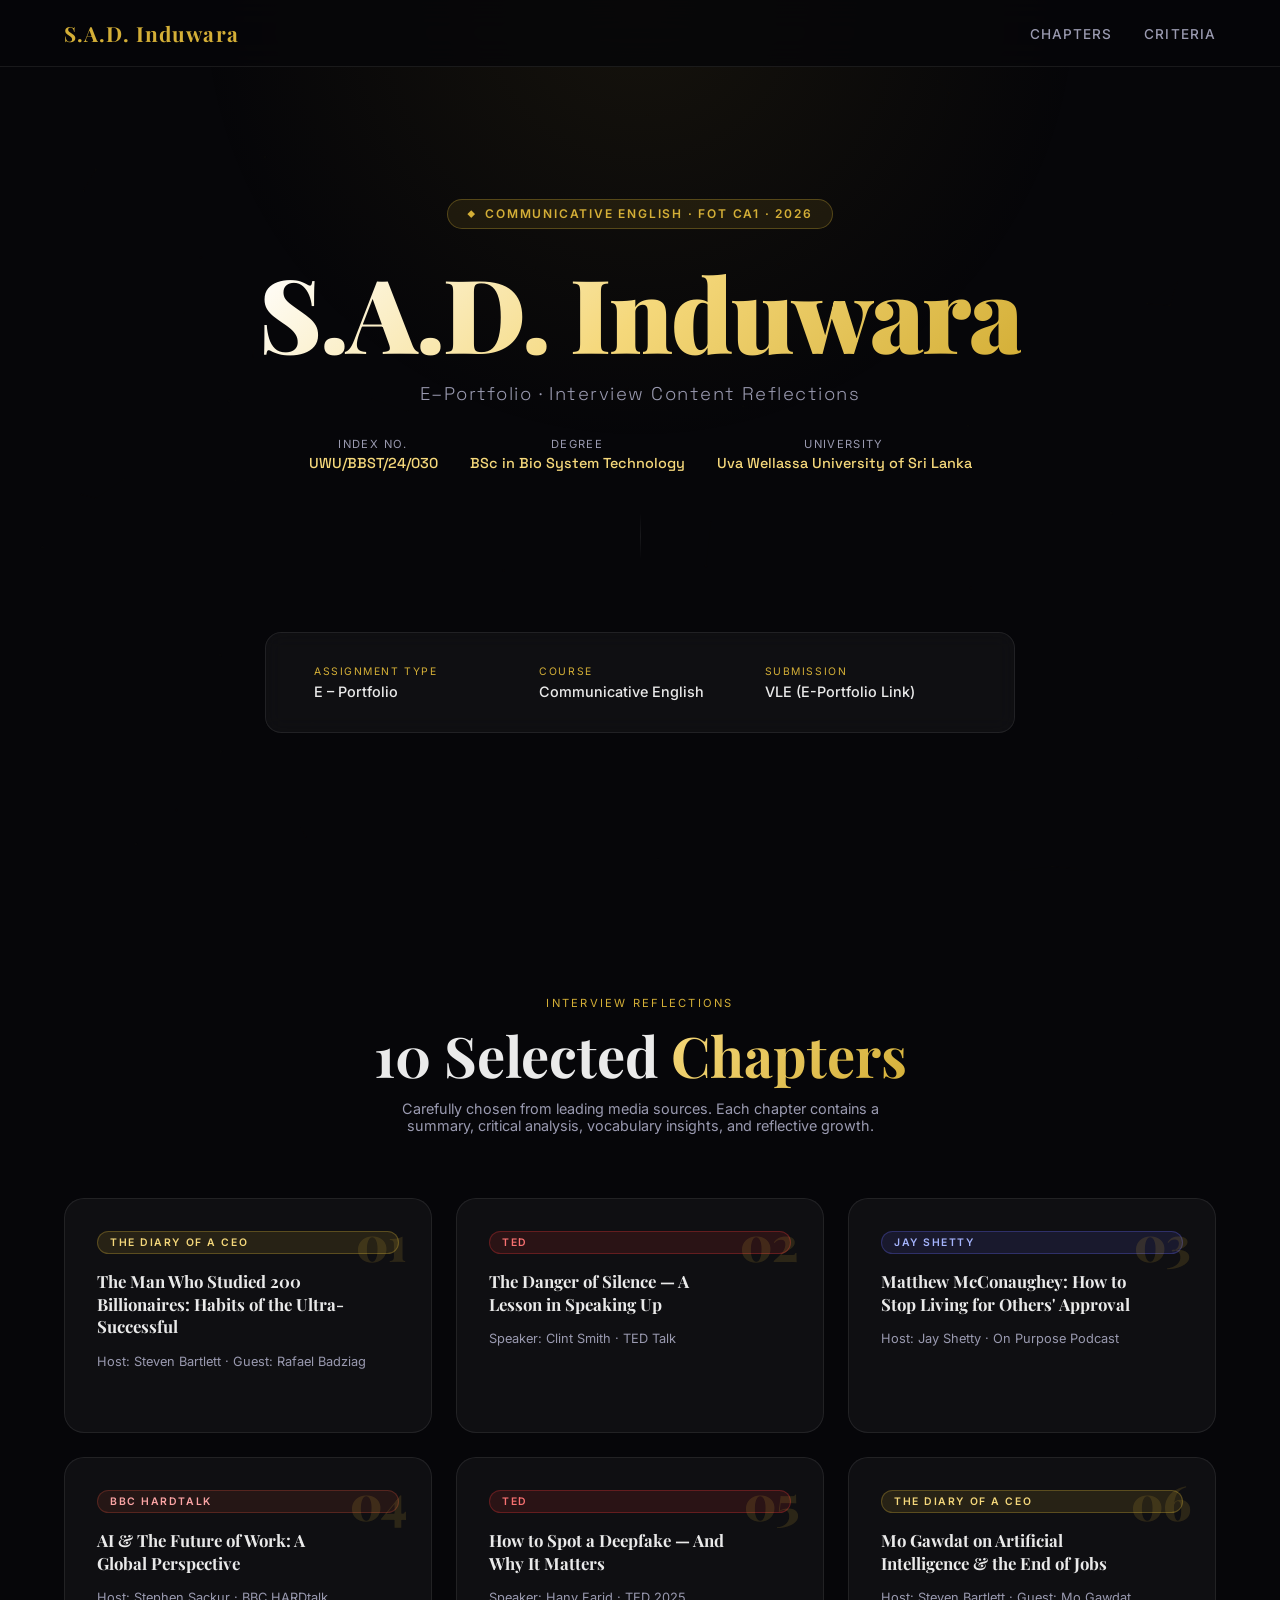
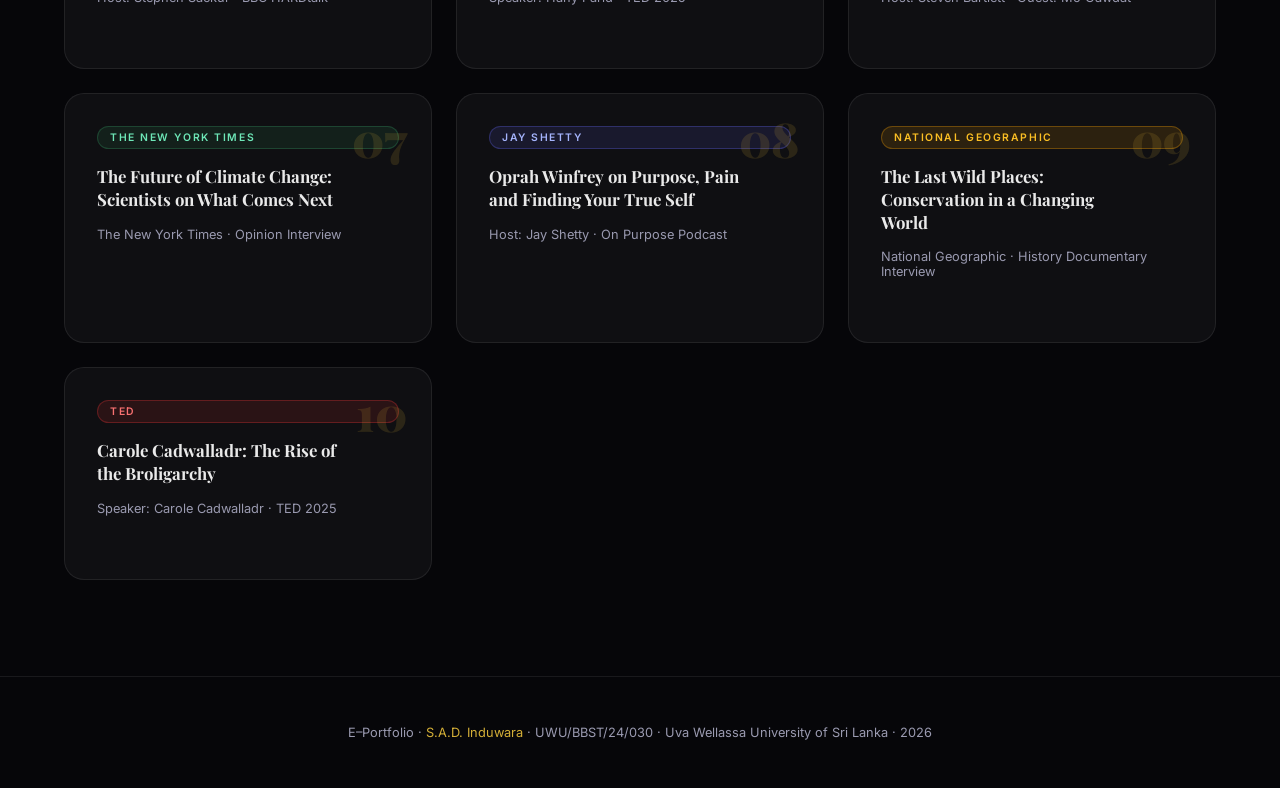
<file: index.html>
<!DOCTYPE html>
<html lang="en">
<head>
  <meta charset="UTF-8" />
  <meta name="viewport" content="width=device-width, initial-scale=1.0" />
  <title>E-Portfolio | S.A.D. Induwara | UWU/BBST/24/030</title>
  <link rel="stylesheet" href="styles.css" />
</head>
<body>

<canvas id="particles-canvas"></canvas>

<!-- NAV -->
<nav class="nav">
  <a class="nav-logo" href="index.html">S.A.D. Induwara</a>
  <ul class="nav-links">
    <li><a href="#chapters">Chapters</a></li>
    <li><a href="#criteria">Criteria</a></li>
  </ul>
</nav>

<!-- ======= HERO ======= -->
<section class="hero">
  <div class="hero-badge">Communicative English · FOT CA1 · 2026</div>

  <h1 class="hero-name">S.A.D. Induwara</h1>
  <p class="hero-subtitle">E–Portfolio · Interview Content Reflections</p>

  <div class="hero-meta">
    <div class="meta-item">
      <div class="meta-label">Index No.</div>
      <div class="meta-value">UWU/BBST/24/030</div>
    </div>
    <div class="meta-item">
      <div class="meta-label">Degree</div>
      <div class="meta-value">BSc in Bio System Technology</div>
    </div>
    <div class="meta-item">
      <div class="meta-label">University</div>
      <div class="meta-value">Uva Wellassa University of Sri Lanka</div>
    </div>
  </div>

  <div class="hero-divider"></div>

  <div class="assignment-card">
    <div class="assignment-item">
      <div class="a-label">Assignment Type</div>
      <div class="a-value">E – Portfolio</div>
    </div>
    <div class="assignment-item">
      <div class="a-label">Course</div>
      <div class="a-value">Communicative English</div>
    </div>
   
    <div class="assignment-item">
      <div class="a-label">Submission</div>
      <div class="a-value">VLE (E-Portfolio Link)</div>
    </div>
  </div>
</section>

<!-- ======= CHAPTERS ======= -->
<section id="chapters" class="chapters-section">
  <div class="section-heading reveal">
    <div class="section-eyebrow">Interview Reflections</div>
    <h2 class="section-title">10 Selected <span>Chapters</span></h2>
    <p style="color:#9A9AB0;font-size:.9rem;margin-top:.8rem;max-width:520px;margin-left:auto;margin-right:auto;">
      Carefully chosen from leading media sources. Each chapter contains a summary, critical analysis, vocabulary insights, and reflective growth.
    </p>
  </div>

  <div class="chapters-grid">

    <!-- Chapter 1 -->
    <a href="chapter1.html" class="chapter-card">
      <span class="ch-number">01</span>
      <span class="ch-source-badge badge-doac">The Diary of a CEO</span>
      <div class="ch-title">The Man Who Studied 200 Billionaires: Habits of the Ultra-Successful</div>
      <div class="ch-host">Host: Steven Bartlett · Guest: Rafael Badziag</div>
      <div class="ch-arrow">Read Chapter →</div>
    </a>

    <!-- Chapter 2 -->
    <a href="chapter2.html" class="chapter-card">
      <span class="ch-number">02</span>
      <span class="ch-source-badge badge-ted">TED</span>
      <div class="ch-title">The Danger of Silence — A Lesson in Speaking Up</div>
      <div class="ch-host">Speaker: Clint Smith · TED Talk</div>
      <div class="ch-arrow">Read Chapter →</div>
    </a>

    <!-- Chapter 3 -->
    <a href="chapter3.html" class="chapter-card">
      <span class="ch-number">03</span>
      <span class="ch-source-badge badge-jay">Jay Shetty</span>
      <div class="ch-title">Matthew McConaughey: How to Stop Living for Others' Approval</div>
      <div class="ch-host">Host: Jay Shetty · On Purpose Podcast</div>
      <div class="ch-arrow">Read Chapter →</div>
    </a>

    <!-- Chapter 4 -->
    <a href="chapter4.html" class="chapter-card">
      <span class="ch-number">04</span>
      <span class="ch-source-badge badge-bbc">BBC Hardtalk</span>
      <div class="ch-title">AI & The Future of Work: A Global Perspective</div>
      <div class="ch-host">Host: Stephen Sackur · BBC HARDtalk</div>
      <div class="ch-arrow">Read Chapter →</div>
    </a>

    <!-- Chapter 5 -->
    <a href="chapter5.html" class="chapter-card">
      <span class="ch-number">05</span>
      <span class="ch-source-badge badge-ted">TED</span>
      <div class="ch-title">How to Spot a Deepfake — And Why It Matters</div>
      <div class="ch-host">Speaker: Hany Farid · TED 2025</div>
      <div class="ch-arrow">Read Chapter →</div>
    </a>

    <!-- Chapter 6 -->
    <a href="chapter6.html" class="chapter-card">
      <span class="ch-number">06</span>
      <span class="ch-source-badge badge-doac">The Diary of a CEO</span>
      <div class="ch-title">Mo Gawdat on Artificial Intelligence & the End of Jobs</div>
      <div class="ch-host">Host: Steven Bartlett · Guest: Mo Gawdat</div>
      <div class="ch-arrow">Read Chapter →</div>
    </a>

    <!-- Chapter 7 -->
    <a href="chapter7.html" class="chapter-card">
      <span class="ch-number">07</span>
      <span class="ch-source-badge badge-nyt">The New York Times</span>
      <div class="ch-title">The Future of Climate Change: Scientists on What Comes Next</div>
      <div class="ch-host">The New York Times · Opinion Interview</div>
      <div class="ch-arrow">Read Chapter →</div>
    </a>

    <!-- Chapter 8 -->
    <a href="chapter8.html" class="chapter-card">
      <span class="ch-number">08</span>
      <span class="ch-source-badge badge-jay">Jay Shetty</span>
      <div class="ch-title">Oprah Winfrey on Purpose, Pain and Finding Your True Self</div>
      <div class="ch-host">Host: Jay Shetty · On Purpose Podcast</div>
      <div class="ch-arrow">Read Chapter →</div>
    </a>

    <!-- Chapter 9 -->
    <a href="chapter9.html" class="chapter-card">
      <span class="ch-number">09</span>
      <span class="ch-source-badge badge-natgeo">National Geographic</span>
      <div class="ch-title">The Last Wild Places: Conservation in a Changing World</div>
      <div class="ch-host">National Geographic · History Documentary Interview</div>
      <div class="ch-arrow">Read Chapter →</div>
    </a>

    <!-- Chapter 10 -->
    <a href="chapter10.html" class="chapter-card">
      <span class="ch-number">10</span>
      <span class="ch-source-badge badge-ted">TED</span>
      <div class="ch-title">Carole Cadwalladr: The Rise of the Broligarchy</div>
      <div class="ch-host">Speaker: Carole Cadwalladr · TED 2025</div>
      <div class="ch-arrow">Read Chapter →</div>
    </a>

  </div>
</section>

<!-- FOOTER -->
<footer>
  <p>E–Portfolio · <span>S.A.D. Induwara</span> · UWU/BBST/24/030 · Uva Wellassa University of Sri Lanka · 2026</p>
</footer>

<script src="script.js"></script>
</body>
</html>
</file>
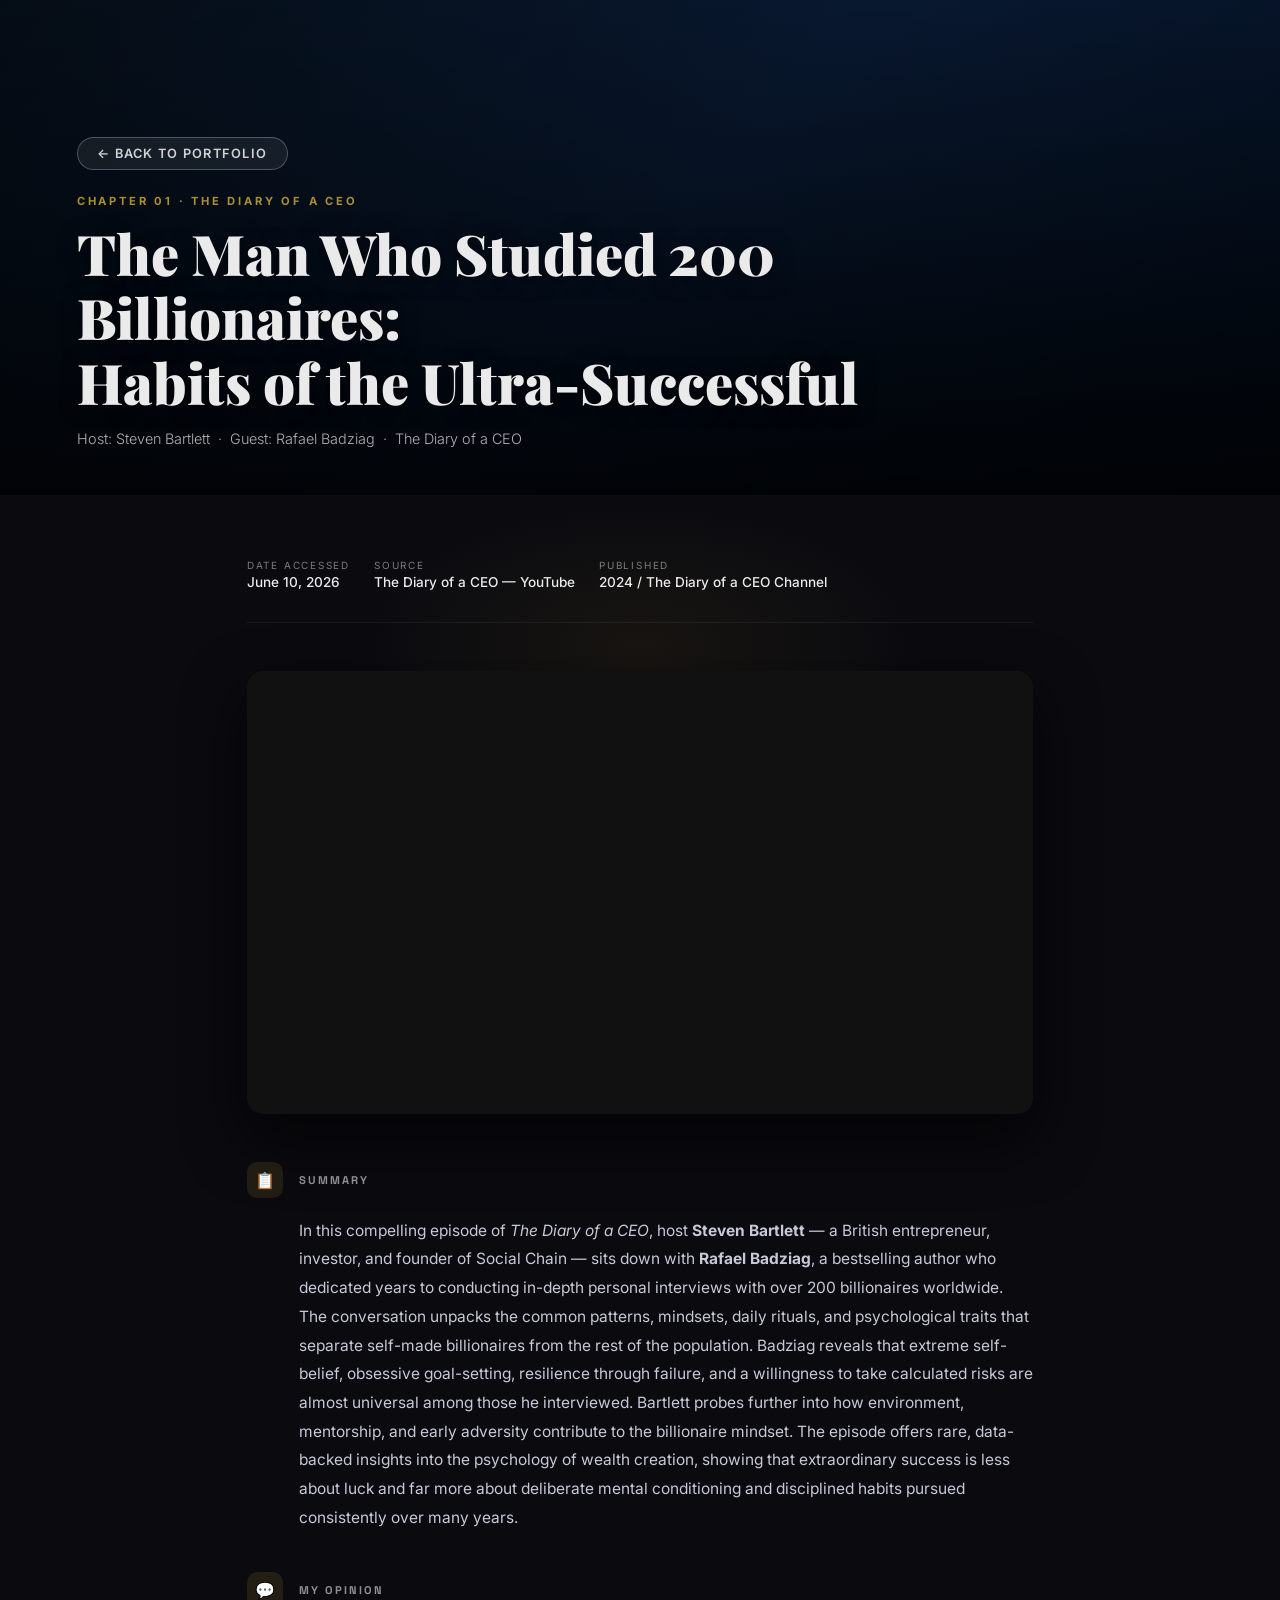
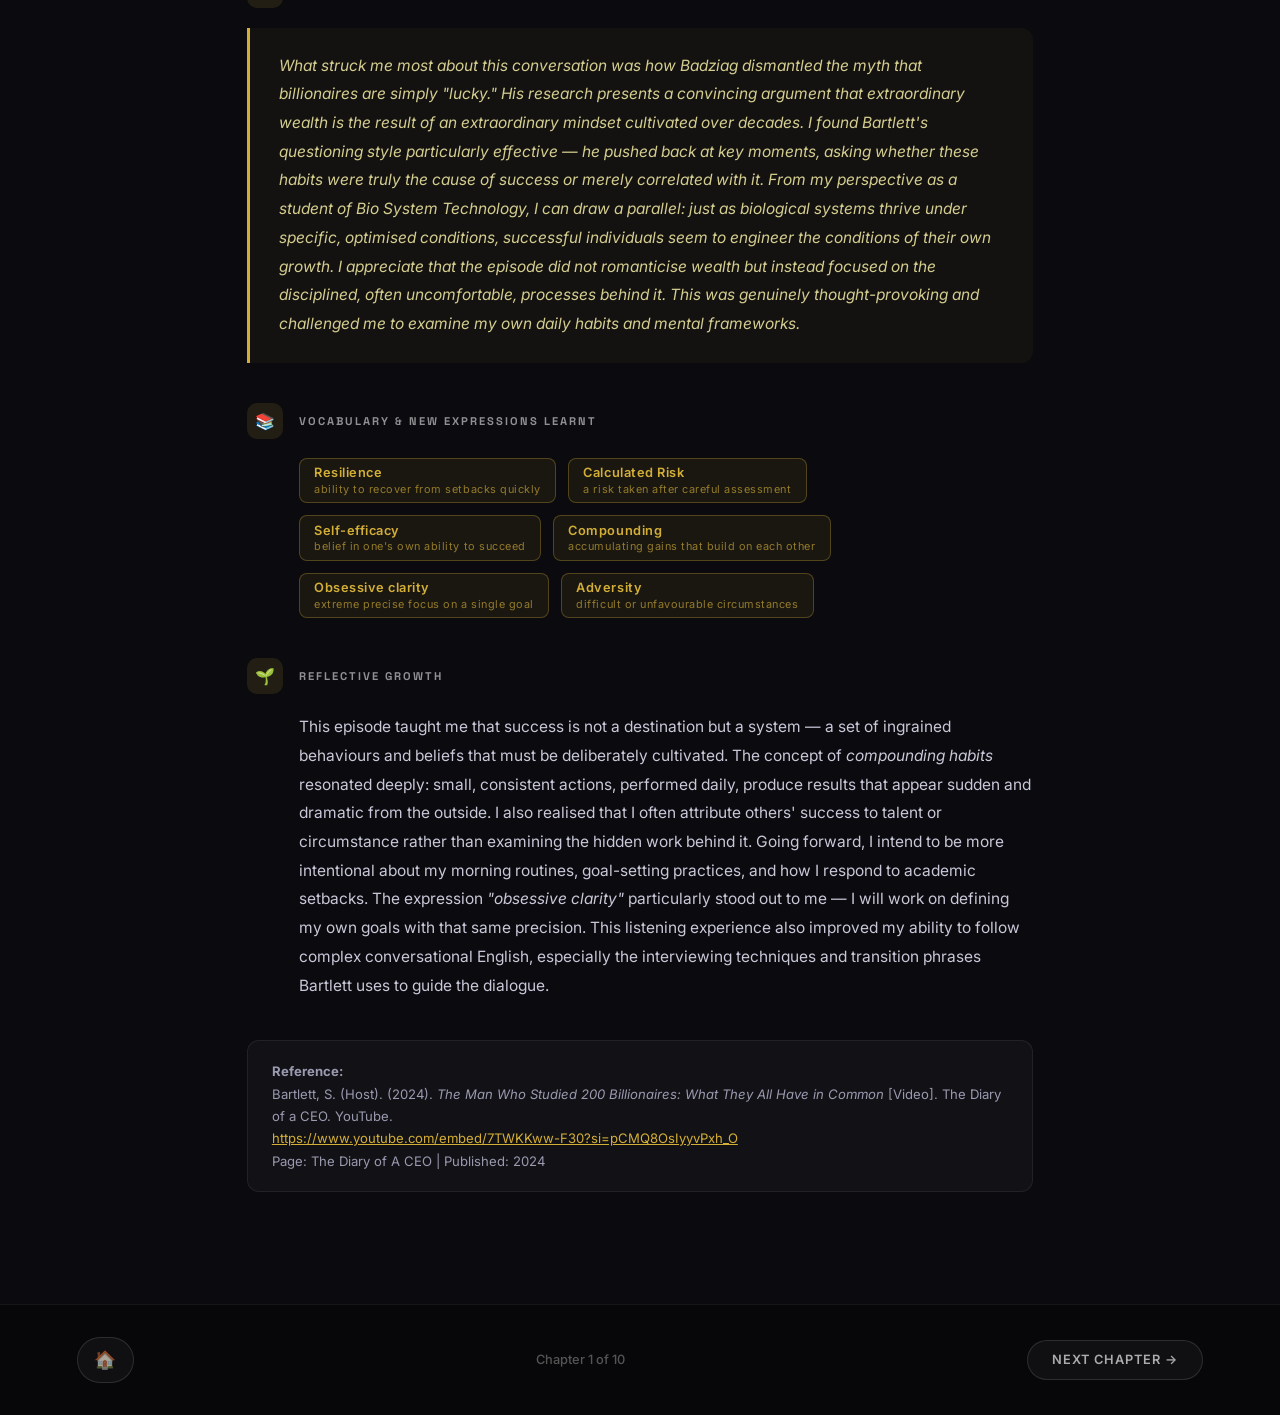
<file: chapter1.html>
<!DOCTYPE html>
<html lang="en">
<head>
  <meta charset="UTF-8" />
  <meta name="viewport" content="width=device-width, initial-scale=1.0" />
  <title>Chapter 1 – The Diary of a CEO | E-Portfolio</title>
  <link rel="stylesheet" href="chapter-styles.css" />
  <style>
    body.chapter-page { background: #080B12; }
    .ch-hero { background: linear-gradient(135deg, #0D1B2A 0%, #1A2B4A 100%); }
    .ch-hero-bg { background: linear-gradient(135deg, #0D1B2A, #1A3A6A, #0A2040); }
    .ch-chapter-label { color: #D4AF37; }
    .ch-section-icon { background: rgba(212,175,55,0.12); color: #D4AF37; }
    .ch-opinion-box { border-color: #D4AF37; background: rgba(212,175,55,0.05); color: #D4CD90; }
    .vocab-chip { background: rgba(212,175,55,0.08); border-color: rgba(212,175,55,0.3); color: #D4AF37; }
    .ch-ref-box a { color: #D4AF37; }
    .accent { color: #D4AF37; }
    .ch-body::before { background: radial-gradient(ellipse, rgba(212,175,55,0.07) 0%, transparent 70%); }
  </style>
</head>
<body class="chapter-page">

<!-- HERO -->
<div class="ch-hero">
  <div class="ch-hero-bg"></div>
  <div class="ch-hero-overlay"></div>
  <div class="ch-hero-content">
    <a href="index.html" class="ch-back-btn">← Back to Portfolio</a>
    <div class="ch-chapter-label">Chapter 01 · The Diary of a CEO</div>
    <h1 class="ch-main-title">The Man Who Studied 200 Billionaires:<br>Habits of the Ultra-Successful</h1>
    <div class="ch-host-line">Host: Steven Bartlett &nbsp;·&nbsp; Guest: Rafael Badziag &nbsp;·&nbsp; The Diary of a CEO</div>
  </div>
</div>

<!-- BODY -->
<div class="ch-body">
<div class="ch-content">

  <!-- META -->
  <div class="ch-meta-row reveal">
    <div class="ch-meta-pill">
      <span class="ch-meta-pill-label">Date Accessed</span>
      <span class="ch-meta-pill-value">June 10, 2026</span>
    </div>
    <div class="ch-meta-pill">
      <span class="ch-meta-pill-label">Source</span>
      <span class="ch-meta-pill-value">The Diary of a CEO — YouTube</span>
    </div>
    <div class="ch-meta-pill">
      <span class="ch-meta-pill-label">Published</span>
      <span class="ch-meta-pill-value">2024 / The Diary of a CEO Channel</span>
    </div>
  </div>

  <!-- VIDEO -->
  <div class="ch-video-wrap reveal">
    <iframe
      src="https://www.youtube.com/embed/7TWKKww-F30?si=pCMQ8OsIyyvPxh_O"
      title="The Diary of a CEO – Rafael Badziag – 200 Billionaires"
      allow="accelerometer; autoplay; clipboard-write; encrypted-media; gyroscope; picture-in-picture"
      allowfullscreen>
    </iframe>
  </div>

  <!-- SUMMARY -->
  <div class="ch-section reveal">
    <div class="ch-section-header">
      <div class="ch-section-icon">📋</div>
      <div class="ch-section-title">Summary</div>
    </div>
    <div class="ch-section-body">
      In this compelling episode of <em>The Diary of a CEO</em>, host <strong>Steven Bartlett</strong> — a British entrepreneur, investor, and founder of Social Chain — sits down with <strong>Rafael Badziag</strong>, a bestselling author who dedicated years to conducting in-depth personal interviews with over 200 billionaires worldwide. The conversation unpacks the common patterns, mindsets, daily rituals, and psychological traits that separate self-made billionaires from the rest of the population. Badziag reveals that extreme self-belief, obsessive goal-setting, resilience through failure, and a willingness to take calculated risks are almost universal among those he interviewed. Bartlett probes further into how environment, mentorship, and early adversity contribute to the billionaire mindset. The episode offers rare, data-backed insights into the psychology of wealth creation, showing that extraordinary success is less about luck and far more about deliberate mental conditioning and disciplined habits pursued consistently over many years.
    </div>
  </div>

  <!-- OPINION -->
  <div class="ch-section reveal">
    <div class="ch-section-header">
      <div class="ch-section-icon">💬</div>
      <div class="ch-section-title">My Opinion</div>
    </div>
    <div class="ch-opinion-box">
      What struck me most about this conversation was how Badziag dismantled the myth that billionaires are simply "lucky." His research presents a convincing argument that extraordinary wealth is the result of an extraordinary mindset cultivated over decades. I found Bartlett's questioning style particularly effective — he pushed back at key moments, asking whether these habits were truly the cause of success or merely correlated with it. From my perspective as a student of Bio System Technology, I can draw a parallel: just as biological systems thrive under specific, optimised conditions, successful individuals seem to engineer the conditions of their own growth. I appreciate that the episode did not romanticise wealth but instead focused on the disciplined, often uncomfortable, processes behind it. This was genuinely thought-provoking and challenged me to examine my own daily habits and mental frameworks.
    </div>
  </div>

  <!-- VOCABULARY -->
  <div class="ch-section reveal">
    <div class="ch-section-header">
      <div class="ch-section-icon">📚</div>
      <div class="ch-section-title">Vocabulary &amp; New Expressions Learnt</div>
    </div>
    <div class="ch-vocab-grid">
      <div class="vocab-chip">Resilience <span>ability to recover from setbacks quickly</span></div>
      <div class="vocab-chip">Calculated Risk <span>a risk taken after careful assessment</span></div>
      <div class="vocab-chip">Self-efficacy <span>belief in one's own ability to succeed</span></div>
      <div class="vocab-chip">Compounding <span>accumulating gains that build on each other</span></div>
      <div class="vocab-chip">Obsessive clarity <span>extreme precise focus on a single goal</span></div>
      <div class="vocab-chip">Adversity <span>difficult or unfavourable circumstances</span></div>
    </div>
  </div>

  <!-- REFLECTIVE GROWTH -->
  <div class="ch-section reveal">
    <div class="ch-section-header">
      <div class="ch-section-icon">🌱</div>
      <div class="ch-section-title">Reflective Growth</div>
    </div>
    <div class="ch-section-body">
      This episode taught me that success is not a destination but a system — a set of ingrained behaviours and beliefs that must be deliberately cultivated. The concept of <em>compounding habits</em> resonated deeply: small, consistent actions, performed daily, produce results that appear sudden and dramatic from the outside. I also realised that I often attribute others' success to talent or circumstance rather than examining the hidden work behind it. Going forward, I intend to be more intentional about my morning routines, goal-setting practices, and how I respond to academic setbacks. The expression <em>"obsessive clarity"</em> particularly stood out to me — I will work on defining my own goals with that same precision. This listening experience also improved my ability to follow complex conversational English, especially the interviewing techniques and transition phrases Bartlett uses to guide the dialogue.
    </div>
  </div>

  <!-- REFERENCE -->
  <div class="ch-ref-box reveal">
    <strong>Reference:</strong><br>
    Bartlett, S. (Host). (2024). <em>The Man Who Studied 200 Billionaires: What They All Have in Common</em> [Video]. The Diary of a CEO. YouTube.
    <br><a href="https://www.youtube.com/embed/7TWKKww-F30?si=pCMQ8OsIyyvPxh_O" target="_blank" rel="noopener">https://www.youtube.com/embed/7TWKKww-F30?si=pCMQ8OsIyyvPxh_O</a>
    <br>Page: The Diary of A CEO | Published: 2024
  </div>

</div><!-- /ch-content -->

<!-- BOTTOM NAV -->
<div class="ch-bottom-nav">
  <a href="index.html" class="ch-nav-btn home-btn" title="Home">🏠</a>
  <span style="font-size:.8rem;color:#555;font-weight:500">Chapter 1 of 10</span>
  <a href="chapter2.html" class="ch-nav-btn">Next Chapter →</a>
</div>

</div><!-- /ch-body -->
<script src="chapter-script.js"></script>
</body>
</html>
</file>
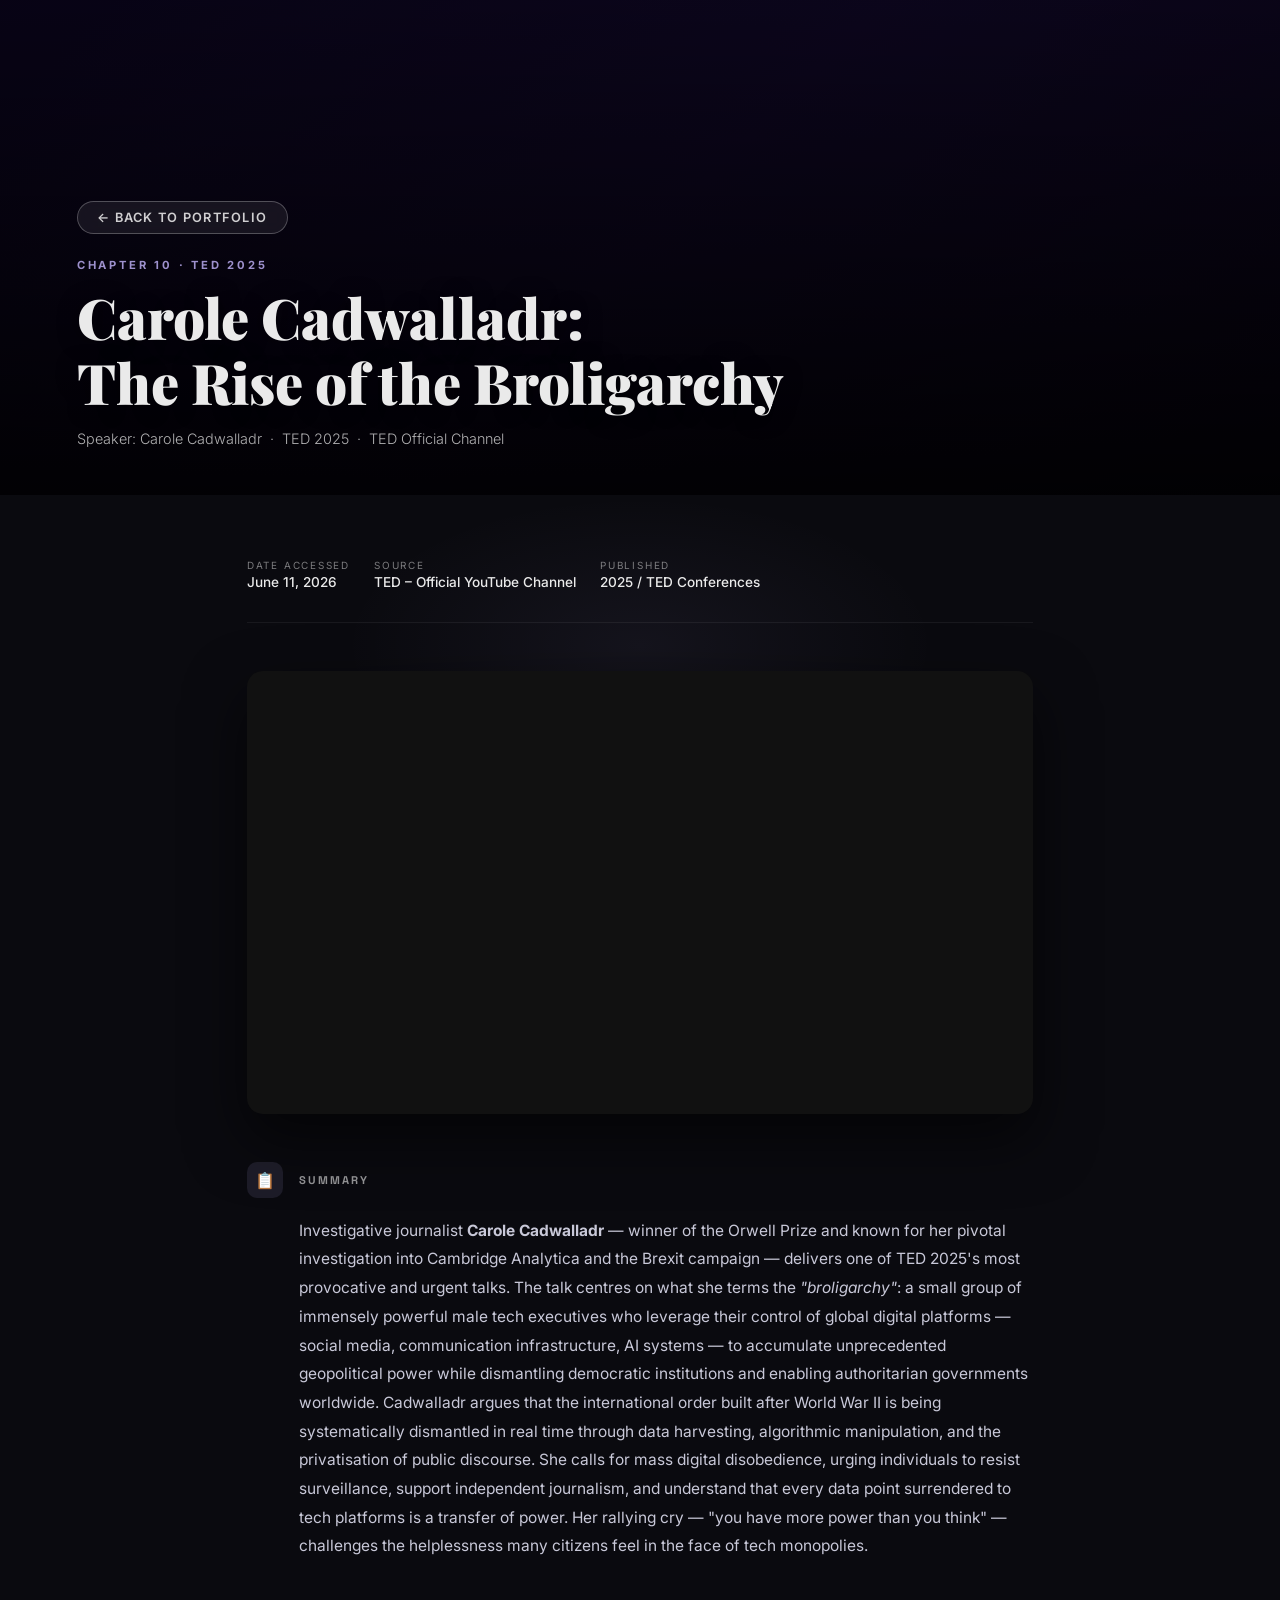
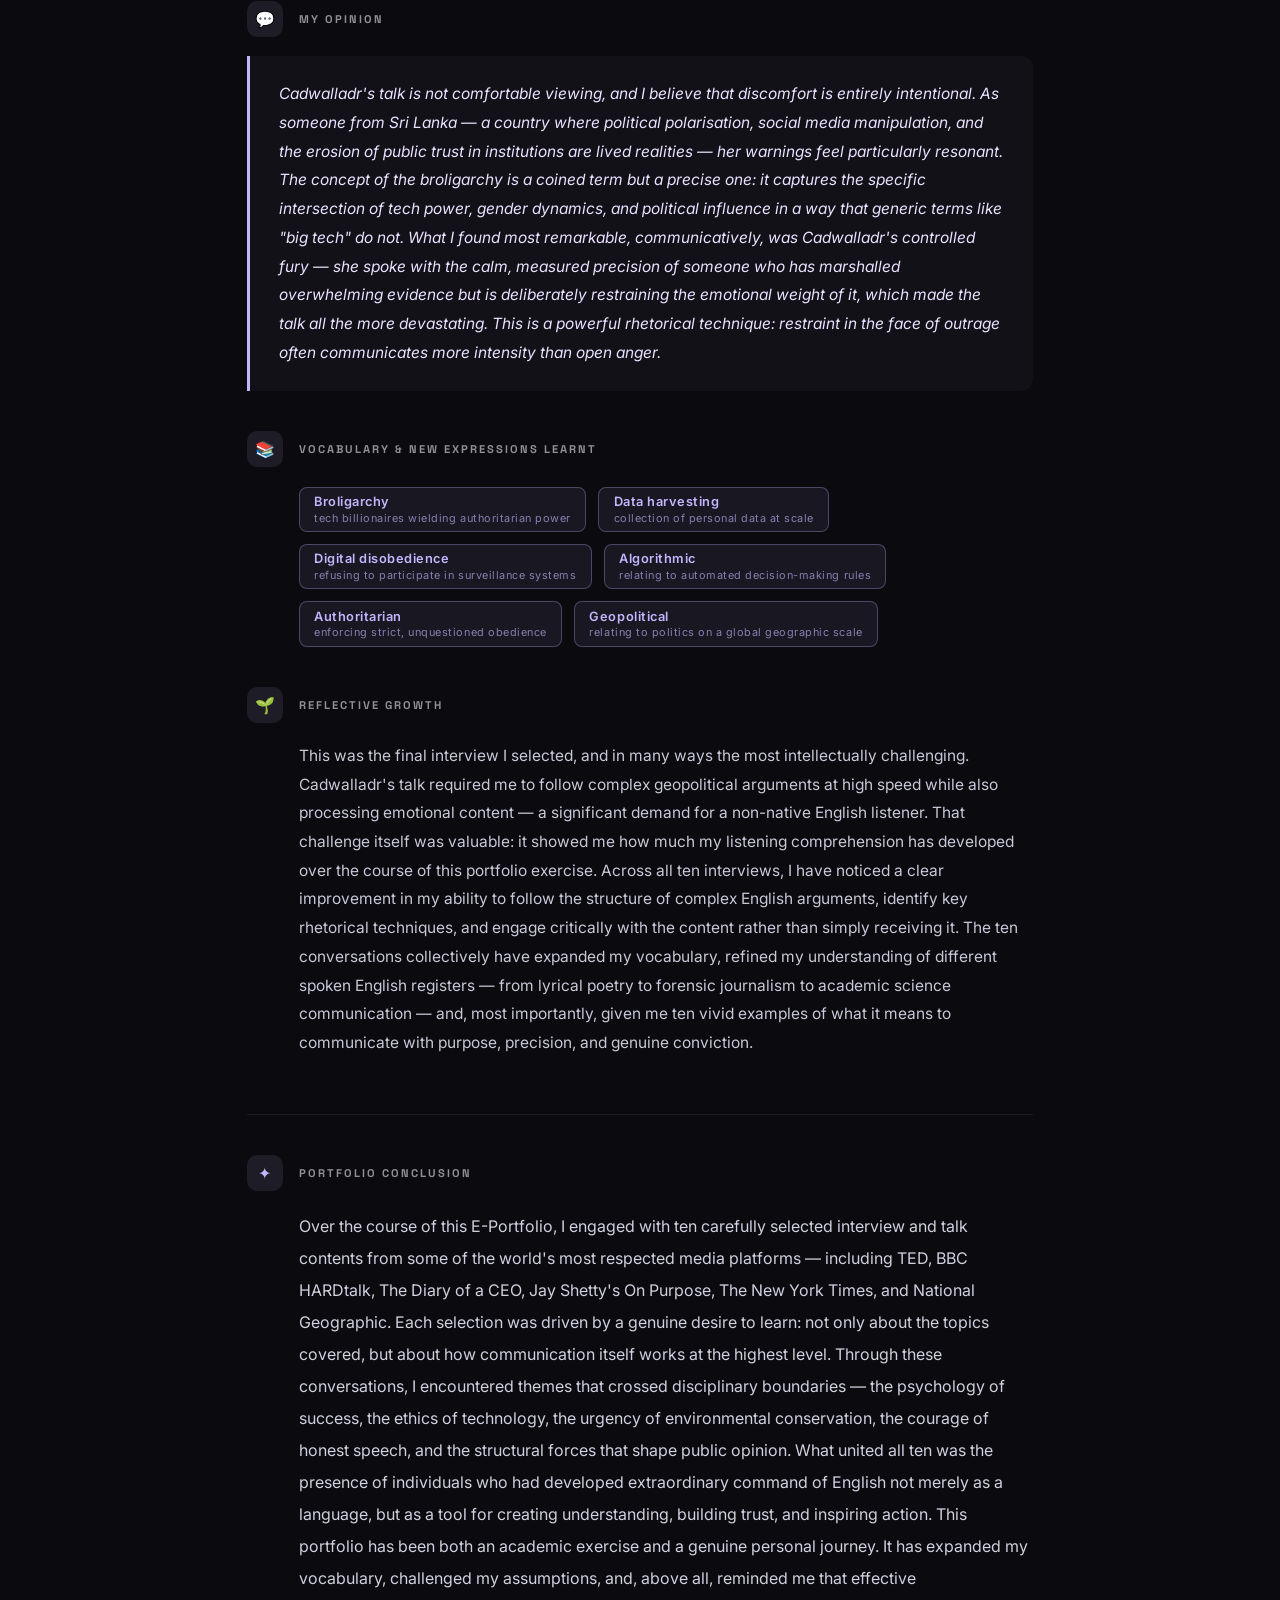
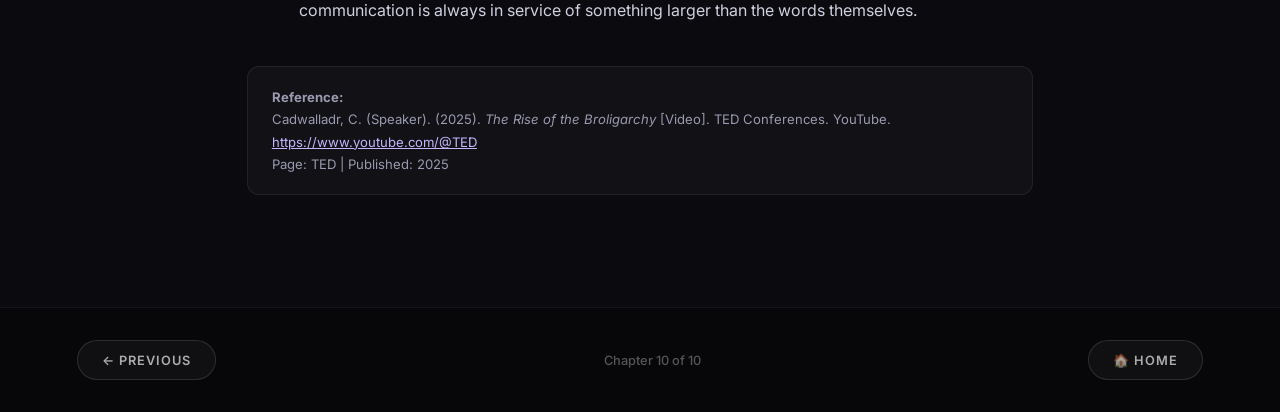
<file: chapter10.html>
<!DOCTYPE html>
<html lang="en">
<head>
  <meta charset="UTF-8" />
  <meta name="viewport" content="width=device-width, initial-scale=1.0" />
  <title>Chapter 10 – TED | E-Portfolio</title>
  <link rel="stylesheet" href="chapter-styles.css" />
  <style>
    body.chapter-page { background: #0A0A10; }
    .ch-hero-bg { background: linear-gradient(135deg, #10082A, #1A0E3A, #100825); }
    .ch-chapter-label { color: #c4b5fd; }
    .ch-section-icon { background: rgba(196,181,253,0.1); color: #c4b5fd; }
    .ch-opinion-box { border-color: #c4b5fd; background: rgba(196,181,253,0.04); color: #EAE0FF; }
    .vocab-chip { background: rgba(196,181,253,0.08); border-color: rgba(196,181,253,0.3); color: #c4b5fd; }
    .ch-ref-box a { color: #c4b5fd; }
    .ch-body::before { background: radial-gradient(ellipse, rgba(196,181,253,0.06) 0%, transparent 70%); }
  </style>
</head>
<body class="chapter-page">

<div class="ch-hero">
  <div class="ch-hero-bg"></div>
  <div class="ch-hero-overlay"></div>
  <div class="ch-hero-content">
    <a href="index.html" class="ch-back-btn">← Back to Portfolio</a>
    <div class="ch-chapter-label">Chapter 10 · TED 2025</div>
    <h1 class="ch-main-title">Carole Cadwalladr:<br>The Rise of the Broligarchy</h1>
    <div class="ch-host-line">Speaker: Carole Cadwalladr &nbsp;·&nbsp; TED 2025 &nbsp;·&nbsp; TED Official Channel</div>
  </div>
</div>

<div class="ch-body">
<div class="ch-content">

  <div class="ch-meta-row reveal">
    <div class="ch-meta-pill"><span class="ch-meta-pill-label">Date Accessed</span><span class="ch-meta-pill-value">June 11, 2026</span></div>
    <div class="ch-meta-pill"><span class="ch-meta-pill-label">Source</span><span class="ch-meta-pill-value">TED – Official YouTube Channel</span></div>
    <div class="ch-meta-pill"><span class="ch-meta-pill-label">Published</span><span class="ch-meta-pill-value">2025 / TED Conferences</span></div>
  </div>

  <div class="ch-video-wrap reveal">
    <iframe
      src="https://www.youtube.com/embed/TZOoT8AbkNE?si=1S_-W_LXXrFruTyg"
      title="Carole Cadwalladr – The Broligarchy – TED 2025"
      allow="accelerometer; autoplay; clipboard-write; encrypted-media; gyroscope; picture-in-picture"
      allowfullscreen>
    </iframe>
  </div>

  <div class="ch-section reveal">
    <div class="ch-section-header">
      <div class="ch-section-icon">📋</div>
      <div class="ch-section-title">Summary</div>
    </div>
    <div class="ch-section-body">
      Investigative journalist <strong>Carole Cadwalladr</strong> — winner of the Orwell Prize and known for her pivotal investigation into Cambridge Analytica and the Brexit campaign — delivers one of TED 2025's most provocative and urgent talks. The talk centres on what she terms the <em>"broligarchy"</em>: a small group of immensely powerful male tech executives who leverage their control of global digital platforms — social media, communication infrastructure, AI systems — to accumulate unprecedented geopolitical power while dismantling democratic institutions and enabling authoritarian governments worldwide. Cadwalladr argues that the international order built after World War II is being systematically dismantled in real time through data harvesting, algorithmic manipulation, and the privatisation of public discourse. She calls for mass digital disobedience, urging individuals to resist surveillance, support independent journalism, and understand that every data point surrendered to tech platforms is a transfer of power. Her rallying cry — "you have more power than you think" — challenges the helplessness many citizens feel in the face of tech monopolies.
    </div>
  </div>

  <div class="ch-section reveal">
    <div class="ch-section-header">
      <div class="ch-section-icon">💬</div>
      <div class="ch-section-title">My Opinion</div>
    </div>
    <div class="ch-opinion-box">
      Cadwalladr's talk is not comfortable viewing, and I believe that discomfort is entirely intentional. As someone from Sri Lanka — a country where political polarisation, social media manipulation, and the erosion of public trust in institutions are lived realities — her warnings feel particularly resonant. The concept of the <em>broligarchy</em> is a coined term but a precise one: it captures the specific intersection of tech power, gender dynamics, and political influence in a way that generic terms like "big tech" do not. What I found most remarkable, communicatively, was Cadwalladr's controlled fury — she spoke with the calm, measured precision of someone who has marshalled overwhelming evidence but is deliberately restraining the emotional weight of it, which made the talk all the more devastating. This is a powerful rhetorical technique: restraint in the face of outrage often communicates more intensity than open anger.
    </div>
  </div>

  <div class="ch-section reveal">
    <div class="ch-section-header">
      <div class="ch-section-icon">📚</div>
      <div class="ch-section-title">Vocabulary &amp; New Expressions Learnt</div>
    </div>
    <div class="ch-vocab-grid">
      <div class="vocab-chip">Broligarchy <span>tech billionaires wielding authoritarian power</span></div>
      <div class="vocab-chip">Data harvesting <span>collection of personal data at scale</span></div>
      <div class="vocab-chip">Digital disobedience <span>refusing to participate in surveillance systems</span></div>
      <div class="vocab-chip">Algorithmic <span>relating to automated decision-making rules</span></div>
      <div class="vocab-chip">Authoritarian <span>enforcing strict, unquestioned obedience</span></div>
      <div class="vocab-chip">Geopolitical <span>relating to politics on a global geographic scale</span></div>
    </div>
  </div>

  <div class="ch-section reveal">
    <div class="ch-section-header">
      <div class="ch-section-icon">🌱</div>
      <div class="ch-section-title">Reflective Growth</div>
    </div>
    <div class="ch-section-body">
      This was the final interview I selected, and in many ways the most intellectually challenging. Cadwalladr's talk required me to follow complex geopolitical arguments at high speed while also processing emotional content — a significant demand for a non-native English listener. That challenge itself was valuable: it showed me how much my listening comprehension has developed over the course of this portfolio exercise. Across all ten interviews, I have noticed a clear improvement in my ability to follow the structure of complex English arguments, identify key rhetorical techniques, and engage critically with the content rather than simply receiving it. The ten conversations collectively have expanded my vocabulary, refined my understanding of different spoken English registers — from lyrical poetry to forensic journalism to academic science communication — and, most importantly, given me ten vivid examples of what it means to communicate with purpose, precision, and genuine conviction.
    </div>
  </div>

  <!-- PORTFOLIO CONCLUSION -->
  <div class="ch-section reveal" style="margin-top:3.5rem;padding-top:2.5rem;border-top:1px solid rgba(255,255,255,0.07);">
    <div class="ch-section-header">
      <div class="ch-section-icon">✦</div>
      <div class="ch-section-title">Portfolio Conclusion</div>
    </div>
    <div class="ch-section-body" style="font-size:1rem;line-height:2;color:#D0D0E0;">
      Over the course of this E-Portfolio, I engaged with ten carefully selected interview and talk contents from some of the world's most respected media platforms — including TED, BBC HARDtalk, The Diary of a CEO, Jay Shetty's On Purpose, The New York Times, and National Geographic. Each selection was driven by a genuine desire to learn: not only about the topics covered, but about how communication itself works at the highest level. Through these conversations, I encountered themes that crossed disciplinary boundaries — the psychology of success, the ethics of technology, the urgency of environmental conservation, the courage of honest speech, and the structural forces that shape public opinion. What united all ten was the presence of individuals who had developed extraordinary command of English not merely as a language, but as a tool for creating understanding, building trust, and inspiring action. This portfolio has been both an academic exercise and a genuine personal journey. It has expanded my vocabulary, challenged my assumptions, and, above all, reminded me that effective communication is always in service of something larger than the words themselves.
    </div>
  </div>

  <div class="ch-ref-box reveal">
    <strong>Reference:</strong><br>
    Cadwalladr, C. (Speaker). (2025). <em>The Rise of the Broligarchy</em> [Video]. TED Conferences. YouTube.
    <br><a href="https://www.youtube.com/embed/TZOoT8AbkNE?si=1S_-W_LXXrFruTyg" target="_blank" rel="noopener">https://www.youtube.com/@TED</a>
    <br>Page: TED | Published: 2025
  </div>

</div>
<div class="ch-bottom-nav">
  <a href="chapter9.html" class="ch-nav-btn">← Previous</a>
  <span style="font-size:.8rem;color:#555;font-weight:500">Chapter 10 of 10</span>
  <a href="index.html" class="ch-nav-btn">🏠 Home</a>
</div>
</div>
<script src="chapter-script.js"></script>
</body>
</html>
</file>
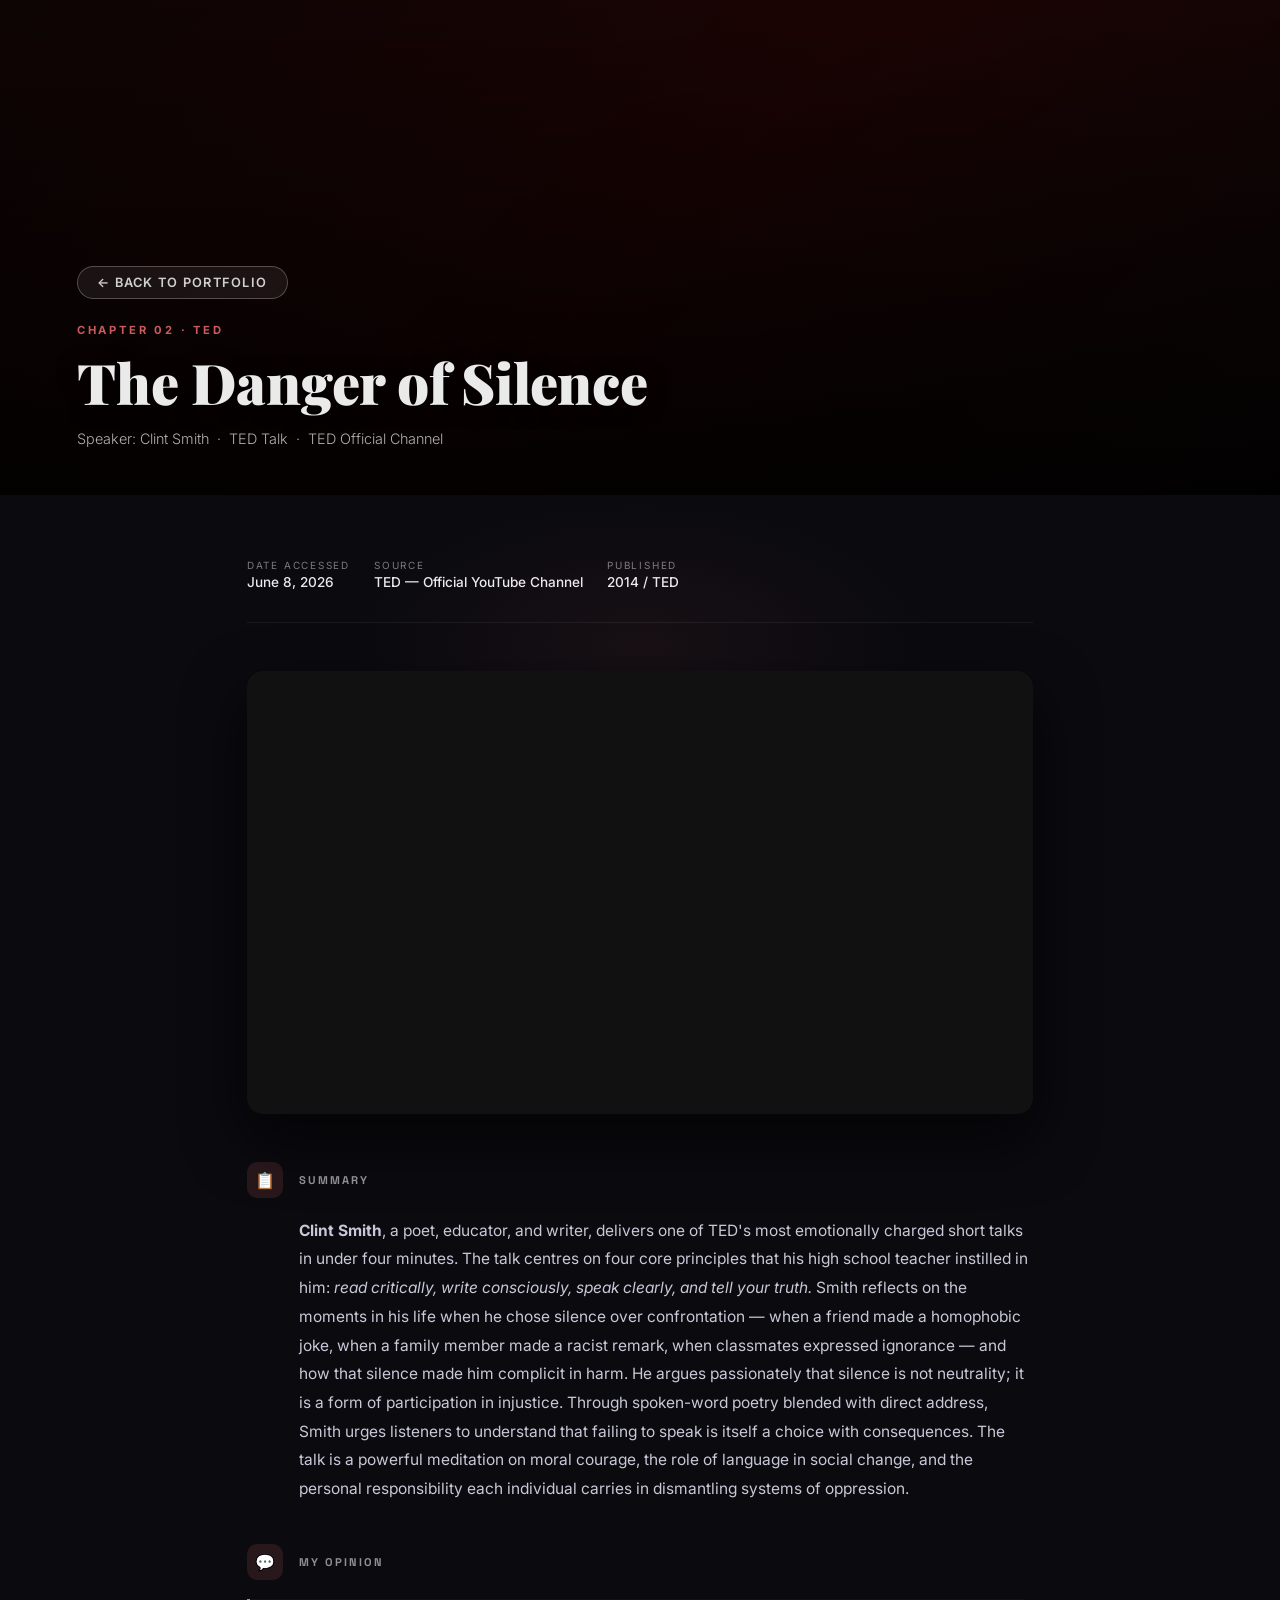
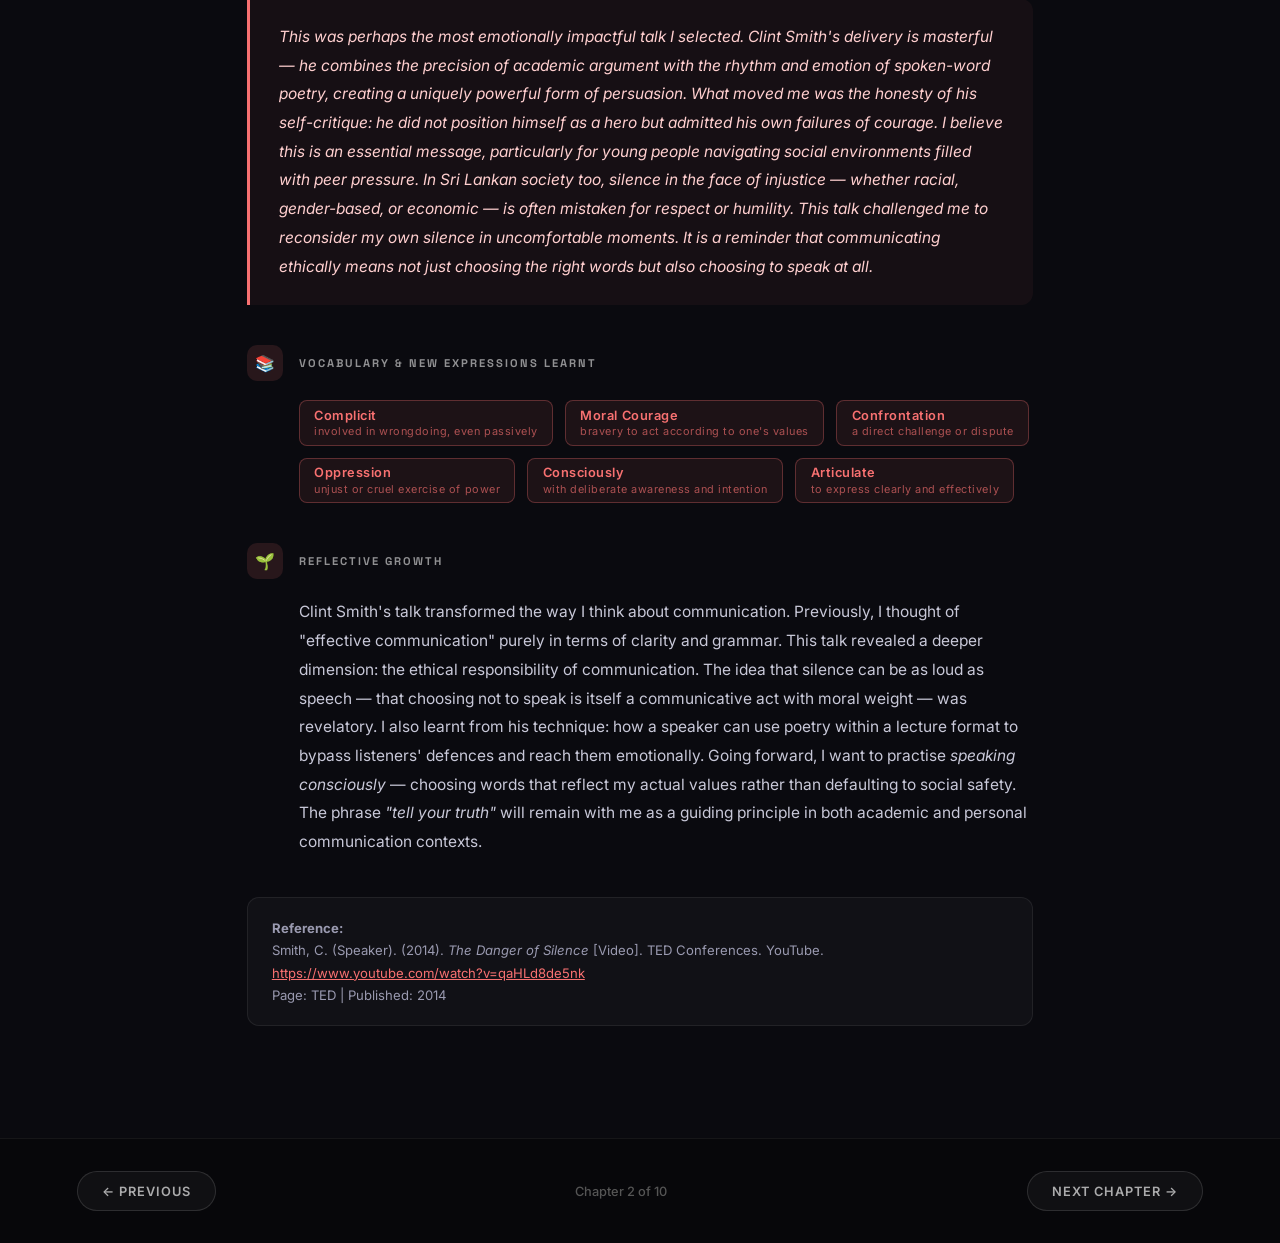
<file: chapter2.html>
<!DOCTYPE html>
<html lang="en">
<head>
  <meta charset="UTF-8" />
  <meta name="viewport" content="width=device-width, initial-scale=1.0" />
  <title>Chapter 2 – TED | E-Portfolio</title>
  <link rel="stylesheet" href="chapter-styles.css" />
  <style>
    body.chapter-page { background: #0E0A0A; }
    .ch-hero-bg { background: linear-gradient(135deg, #1A0A0A, #3A0A0A, #1A1010); }
    .ch-chapter-label { color: #f87171; }
    .ch-section-icon { background: rgba(248,113,113,0.12); color: #f87171; }
    .ch-opinion-box { border-color: #f87171; background: rgba(248,113,113,0.05); color: #FFCFCF; }
    .vocab-chip { background: rgba(248,113,113,0.08); border-color: rgba(248,113,113,0.3); color: #f87171; }
    .ch-ref-box a { color: #f87171; }
    .ch-body::before { background: radial-gradient(ellipse, rgba(248,113,113,0.06) 0%, transparent 70%); }
  </style>
</head>
<body class="chapter-page">

<div class="ch-hero">
  <div class="ch-hero-bg"></div>
  <div class="ch-hero-overlay"></div>
  <div class="ch-hero-content">
    <a href="index.html" class="ch-back-btn">← Back to Portfolio</a>
    <div class="ch-chapter-label">Chapter 02 · TED</div>
    <h1 class="ch-main-title">The Danger of Silence</h1>
    <div class="ch-host-line">Speaker: Clint Smith &nbsp;·&nbsp; TED Talk &nbsp;·&nbsp; TED Official Channel</div>
  </div>
</div>

<div class="ch-body">
<div class="ch-content">

  <div class="ch-meta-row reveal">
    <div class="ch-meta-pill">
      <span class="ch-meta-pill-label">Date Accessed</span>
      <span class="ch-meta-pill-value">June 8, 2026</span>
    </div>
    <div class="ch-meta-pill">
      <span class="ch-meta-pill-label">Source</span>
      <span class="ch-meta-pill-value">TED — Official YouTube Channel</span>
    </div>
    <div class="ch-meta-pill">
      <span class="ch-meta-pill-label">Published</span>
      <span class="ch-meta-pill-value">2014 / TED</span>
    </div>
  </div>

  <div class="ch-video-wrap reveal">
    <iframe
      src="https://www.youtube.com/embed/NiKtZgImdlY?si=jPItnnTAlhYZOkGF"
      title="Clint Smith – The Danger of Silence – TED Talk"
      allow="accelerometer; autoplay; clipboard-write; encrypted-media; gyroscope; picture-in-picture"
      allowfullscreen>
    </iframe>
  </div>

  <div class="ch-section reveal">
    <div class="ch-section-header">
      <div class="ch-section-icon">📋</div>
      <div class="ch-section-title">Summary</div>
    </div>
    <div class="ch-section-body">
      <strong>Clint Smith</strong>, a poet, educator, and writer, delivers one of TED's most emotionally charged short talks in under four minutes. The talk centres on four core principles that his high school teacher instilled in him: <em>read critically, write consciously, speak clearly, and tell your truth.</em> Smith reflects on the moments in his life when he chose silence over confrontation — when a friend made a homophobic joke, when a family member made a racist remark, when classmates expressed ignorance — and how that silence made him complicit in harm. He argues passionately that silence is not neutrality; it is a form of participation in injustice. Through spoken-word poetry blended with direct address, Smith urges listeners to understand that failing to speak is itself a choice with consequences. The talk is a powerful meditation on moral courage, the role of language in social change, and the personal responsibility each individual carries in dismantling systems of oppression.
    </div>
  </div>

  <div class="ch-section reveal">
    <div class="ch-section-header">
      <div class="ch-section-icon">💬</div>
      <div class="ch-section-title">My Opinion</div>
    </div>
    <div class="ch-opinion-box">
      This was perhaps the most emotionally impactful talk I selected. Clint Smith's delivery is masterful — he combines the precision of academic argument with the rhythm and emotion of spoken-word poetry, creating a uniquely powerful form of persuasion. What moved me was the honesty of his self-critique: he did not position himself as a hero but admitted his own failures of courage. I believe this is an essential message, particularly for young people navigating social environments filled with peer pressure. In Sri Lankan society too, silence in the face of injustice — whether racial, gender-based, or economic — is often mistaken for respect or humility. This talk challenged me to reconsider my own silence in uncomfortable moments. It is a reminder that communicating ethically means not just choosing the right words but also choosing to speak at all.
    </div>
  </div>

  <div class="ch-section reveal">
    <div class="ch-section-header">
      <div class="ch-section-icon">📚</div>
      <div class="ch-section-title">Vocabulary &amp; New Expressions Learnt</div>
    </div>
    <div class="ch-vocab-grid">
      <div class="vocab-chip">Complicit <span>involved in wrongdoing, even passively</span></div>
      <div class="vocab-chip">Moral Courage <span>bravery to act according to one's values</span></div>
      <div class="vocab-chip">Confrontation <span>a direct challenge or dispute</span></div>
      <div class="vocab-chip">Oppression <span>unjust or cruel exercise of power</span></div>
      <div class="vocab-chip">Consciously <span>with deliberate awareness and intention</span></div>
      <div class="vocab-chip">Articulate <span>to express clearly and effectively</span></div>
    </div>
  </div>

  <div class="ch-section reveal">
    <div class="ch-section-header">
      <div class="ch-section-icon">🌱</div>
      <div class="ch-section-title">Reflective Growth</div>
    </div>
    <div class="ch-section-body">
      Clint Smith's talk transformed the way I think about communication. Previously, I thought of "effective communication" purely in terms of clarity and grammar. This talk revealed a deeper dimension: the ethical responsibility of communication. The idea that silence can be as loud as speech — that choosing not to speak is itself a communicative act with moral weight — was revelatory. I also learnt from his technique: how a speaker can use poetry within a lecture format to bypass listeners' defences and reach them emotionally. Going forward, I want to practise <em>speaking consciously</em> — choosing words that reflect my actual values rather than defaulting to social safety. The phrase <em>"tell your truth"</em> will remain with me as a guiding principle in both academic and personal communication contexts.
    </div>
  </div>

  <div class="ch-ref-box reveal">
    <strong>Reference:</strong><br>
    Smith, C. (Speaker). (2014). <em>The Danger of Silence</em> [Video]. TED Conferences. YouTube.
    <br><a href="https://www.youtube.com/embed/NiKtZgImdlY?si=jPItnnTAlhYZOkGF" target="_blank" rel="noopener">https://www.youtube.com/watch?v=qaHLd8de5nk</a>
    <br>Page: TED | Published: 2014
  </div>

</div>
<div class="ch-bottom-nav">
  <a href="chapter1.html" class="ch-nav-btn">← Previous</a>
  <span style="font-size:.8rem;color:#555;font-weight:500">Chapter 2 of 10</span>
  <a href="chapter3.html" class="ch-nav-btn">Next Chapter →</a>
</div>
</div>
<script src="chapter-script.js"></script>
</body>
</html>
</file>
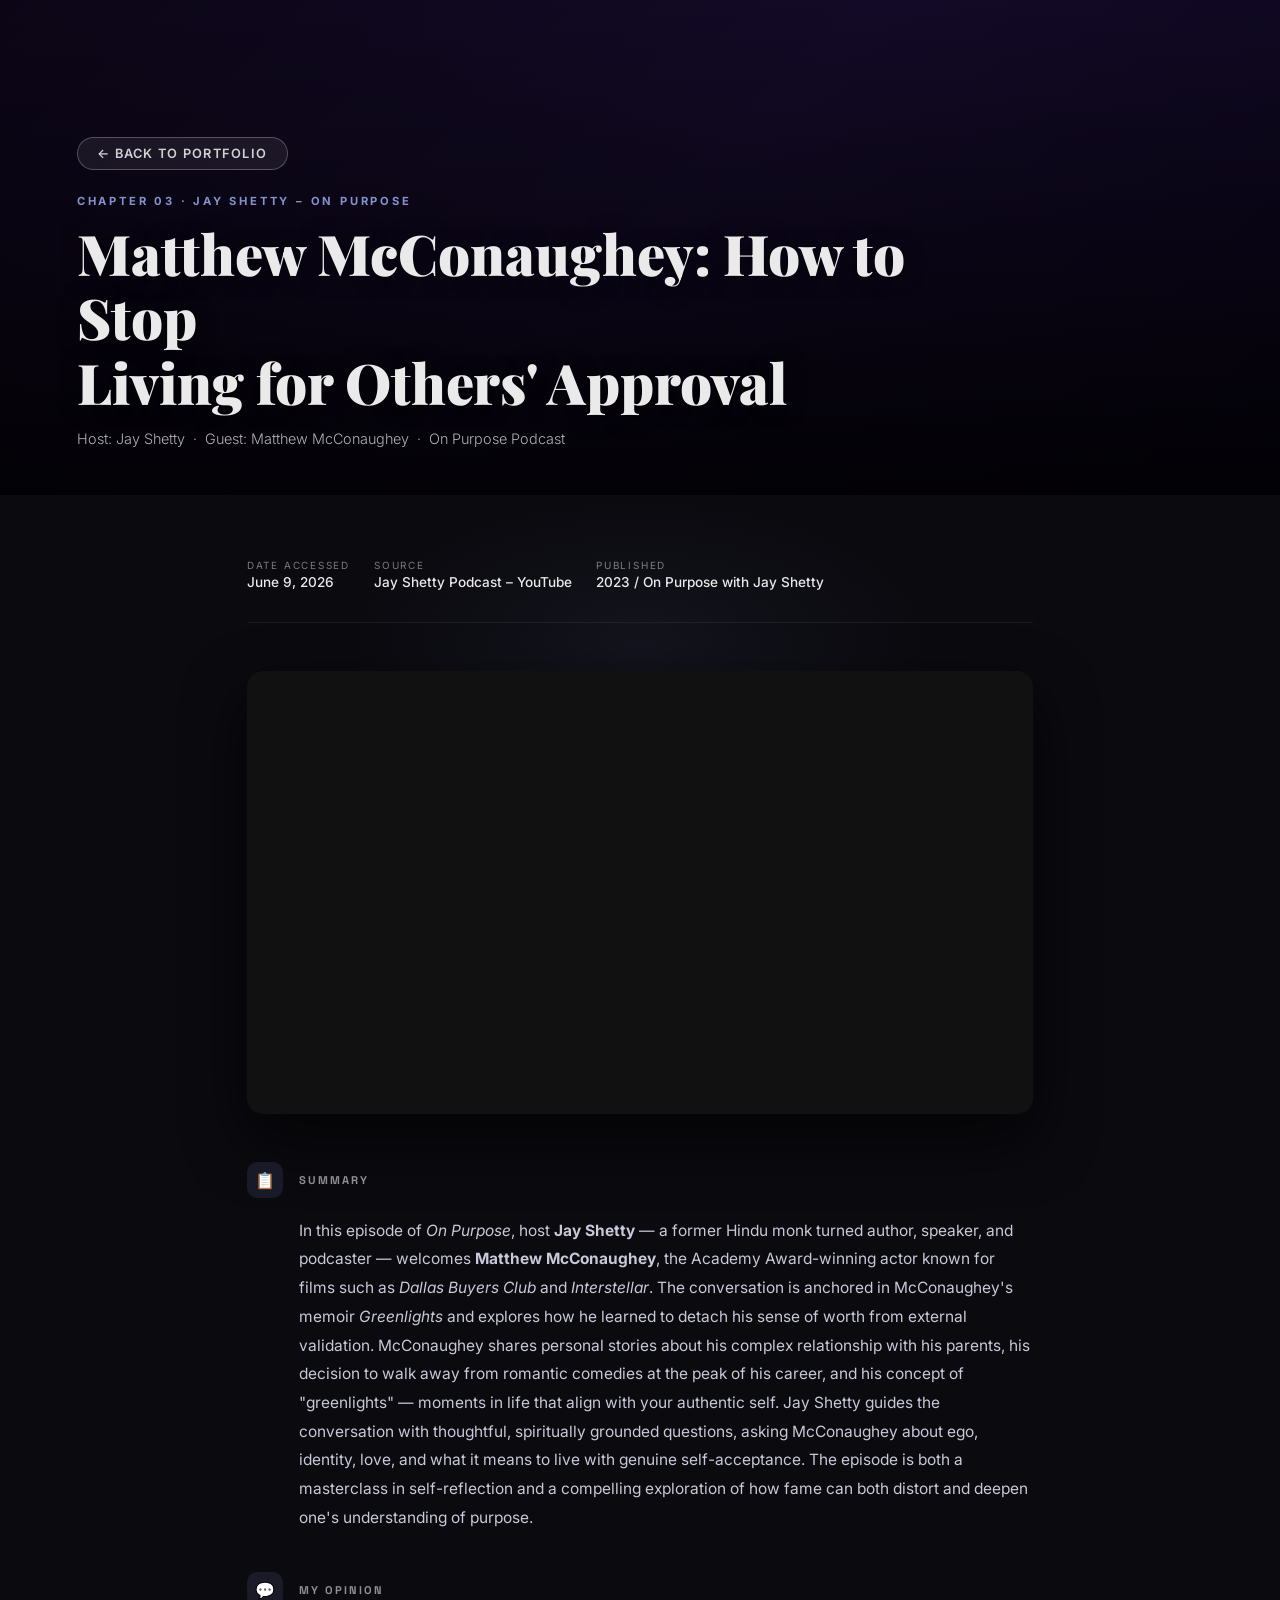
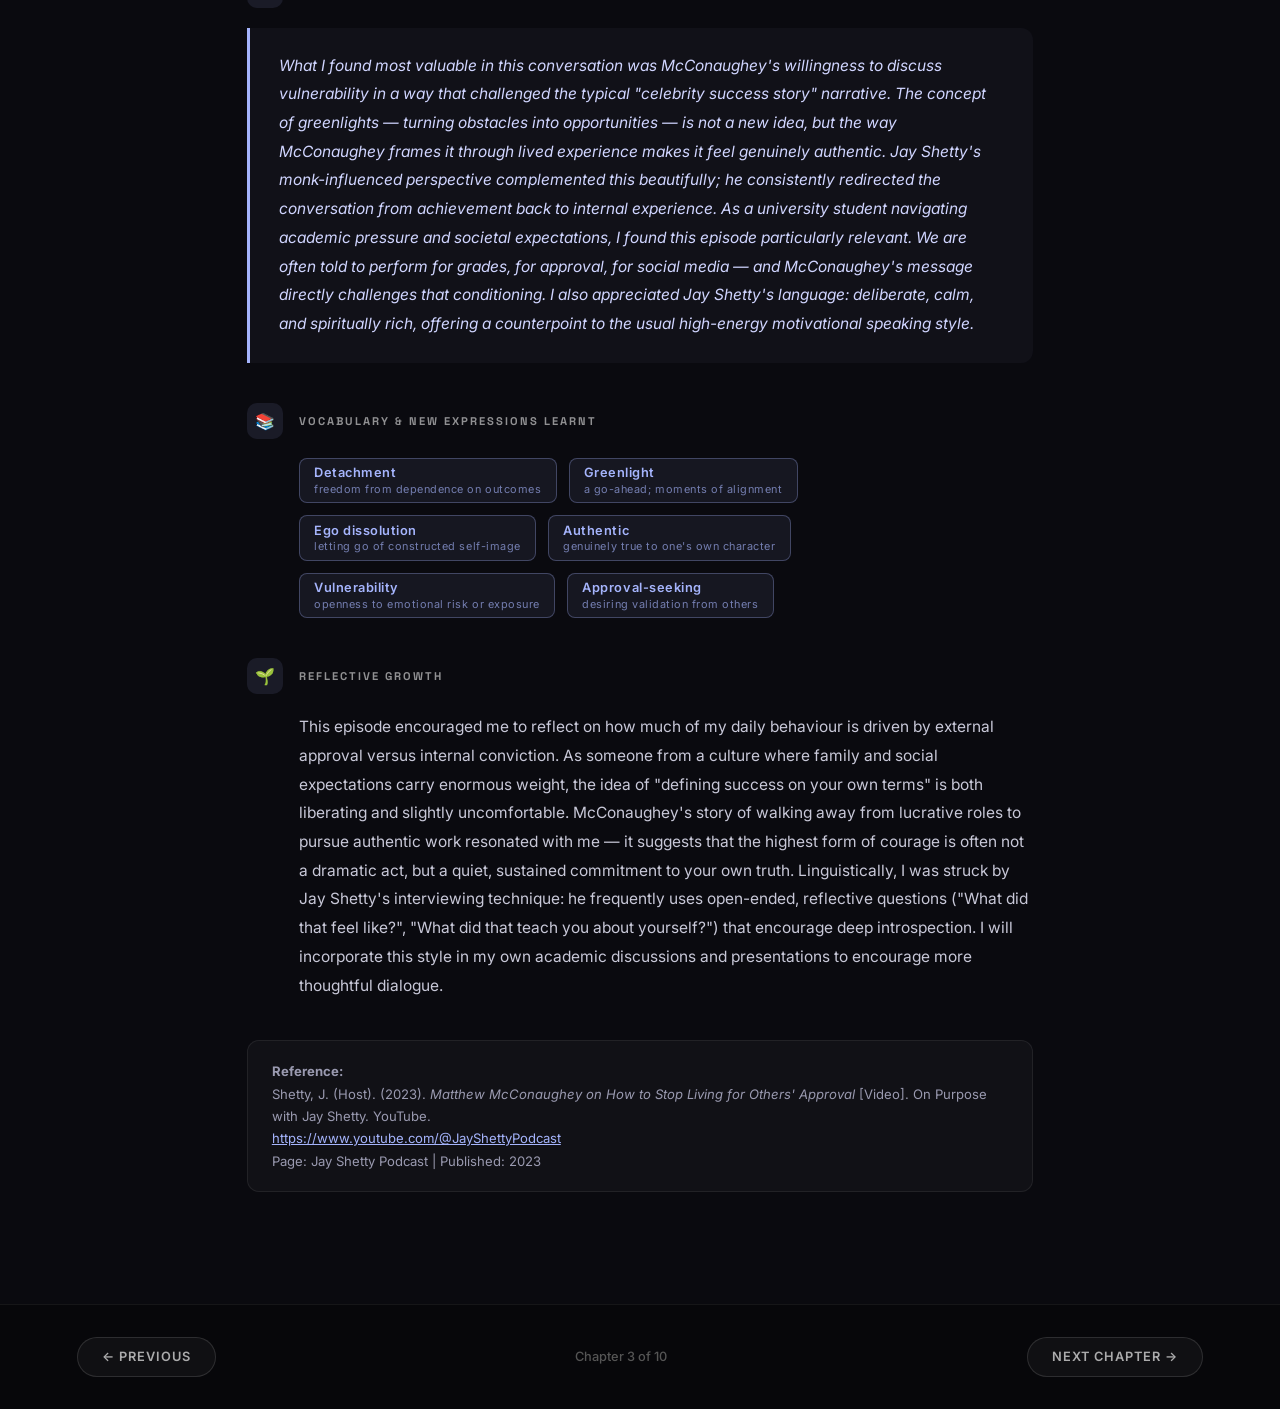
<file: chapter3.html>
<!DOCTYPE html>
<html lang="en">
<head>
  <meta charset="UTF-8" />
  <meta name="viewport" content="width=device-width, initial-scale=1.0" />
  <title>Chapter 3 – Jay Shetty | E-Portfolio</title>
  <link rel="stylesheet" href="chapter-styles.css" />
  <style>
    body.chapter-page { background: #0A080F; }
    .ch-hero-bg { background: linear-gradient(135deg, #1A0D2E, #2D1B55, #1A0D3A); }
    .ch-chapter-label { color: #a5b4fc; }
    .ch-section-icon { background: rgba(165,180,252,0.1); color: #a5b4fc; }
    .ch-opinion-box { border-color: #a5b4fc; background: rgba(165,180,252,0.04); color: #D0D5FF; }
    .vocab-chip { background: rgba(165,180,252,0.08); border-color: rgba(165,180,252,0.3); color: #a5b4fc; }
    .ch-ref-box a { color: #a5b4fc; }
    .ch-body::before { background: radial-gradient(ellipse, rgba(165,180,252,0.06) 0%, transparent 70%); }
  </style>
</head>
<body class="chapter-page">

<div class="ch-hero">
  <div class="ch-hero-bg"></div>
  <div class="ch-hero-overlay"></div>
  <div class="ch-hero-content">
    <a href="index.html" class="ch-back-btn">← Back to Portfolio</a>
    <div class="ch-chapter-label">Chapter 03 · Jay Shetty – On Purpose</div>
    <h1 class="ch-main-title">Matthew McConaughey: How to Stop<br>Living for Others' Approval</h1>
    <div class="ch-host-line">Host: Jay Shetty &nbsp;·&nbsp; Guest: Matthew McConaughey &nbsp;·&nbsp; On Purpose Podcast</div>
  </div>
</div>

<div class="ch-body">
<div class="ch-content">

  <div class="ch-meta-row reveal">
    <div class="ch-meta-pill"><span class="ch-meta-pill-label">Date Accessed</span><span class="ch-meta-pill-value">June 9, 2026</span></div>
    <div class="ch-meta-pill"><span class="ch-meta-pill-label">Source</span><span class="ch-meta-pill-value">Jay Shetty Podcast – YouTube</span></div>
    <div class="ch-meta-pill"><span class="ch-meta-pill-label">Published</span><span class="ch-meta-pill-value">2023 / On Purpose with Jay Shetty</span></div>
  </div>

  <div class="ch-video-wrap reveal">
    <iframe
      src="https://www.youtube.com/embed/i0IBy1XWDKA?si=3A9jMMrqoE1mQ1NP"
      title="Matthew McConaughey on On Purpose with Jay Shetty"
      allow="accelerometer; autoplay; clipboard-write; encrypted-media; gyroscope; picture-in-picture"
      allowfullscreen>
    </iframe>
  </div>

  <div class="ch-section reveal">
    <div class="ch-section-header">
      <div class="ch-section-icon">📋</div>
      <div class="ch-section-title">Summary</div>
    </div>
    <div class="ch-section-body">
      In this episode of <em>On Purpose</em>, host <strong>Jay Shetty</strong> — a former Hindu monk turned author, speaker, and podcaster — welcomes <strong>Matthew McConaughey</strong>, the Academy Award-winning actor known for films such as <em>Dallas Buyers Club</em> and <em>Interstellar</em>. The conversation is anchored in McConaughey's memoir <em>Greenlights</em> and explores how he learned to detach his sense of worth from external validation. McConaughey shares personal stories about his complex relationship with his parents, his decision to walk away from romantic comedies at the peak of his career, and his concept of "greenlights" — moments in life that align with your authentic self. Jay Shetty guides the conversation with thoughtful, spiritually grounded questions, asking McConaughey about ego, identity, love, and what it means to live with genuine self-acceptance. The episode is both a masterclass in self-reflection and a compelling exploration of how fame can both distort and deepen one's understanding of purpose.
    </div>
  </div>

  <div class="ch-section reveal">
    <div class="ch-section-header">
      <div class="ch-section-icon">💬</div>
      <div class="ch-section-title">My Opinion</div>
    </div>
    <div class="ch-opinion-box">
      What I found most valuable in this conversation was McConaughey's willingness to discuss vulnerability in a way that challenged the typical "celebrity success story" narrative. The concept of <em>greenlights</em> — turning obstacles into opportunities — is not a new idea, but the way McConaughey frames it through lived experience makes it feel genuinely authentic. Jay Shetty's monk-influenced perspective complemented this beautifully; he consistently redirected the conversation from achievement back to internal experience. As a university student navigating academic pressure and societal expectations, I found this episode particularly relevant. We are often told to perform for grades, for approval, for social media — and McConaughey's message directly challenges that conditioning. I also appreciated Jay Shetty's language: deliberate, calm, and spiritually rich, offering a counterpoint to the usual high-energy motivational speaking style.
    </div>
  </div>

  <div class="ch-section reveal">
    <div class="ch-section-header">
      <div class="ch-section-icon">📚</div>
      <div class="ch-section-title">Vocabulary &amp; New Expressions Learnt</div>
    </div>
    <div class="ch-vocab-grid">
      <div class="vocab-chip">Detachment <span>freedom from dependence on outcomes</span></div>
      <div class="vocab-chip">Greenlight <span>a go-ahead; moments of alignment</span></div>
      <div class="vocab-chip">Ego dissolution <span>letting go of constructed self-image</span></div>
      <div class="vocab-chip">Authentic <span>genuinely true to one's own character</span></div>
      <div class="vocab-chip">Vulnerability <span>openness to emotional risk or exposure</span></div>
      <div class="vocab-chip">Approval-seeking <span>desiring validation from others</span></div>
    </div>
  </div>

  <div class="ch-section reveal">
    <div class="ch-section-header">
      <div class="ch-section-icon">🌱</div>
      <div class="ch-section-title">Reflective Growth</div>
    </div>
    <div class="ch-section-body">
      This episode encouraged me to reflect on how much of my daily behaviour is driven by external approval versus internal conviction. As someone from a culture where family and social expectations carry enormous weight, the idea of "defining success on your own terms" is both liberating and slightly uncomfortable. McConaughey's story of walking away from lucrative roles to pursue authentic work resonated with me — it suggests that the highest form of courage is often not a dramatic act, but a quiet, sustained commitment to your own truth. Linguistically, I was struck by Jay Shetty's interviewing technique: he frequently uses open-ended, reflective questions ("What did that feel like?", "What did that teach you about yourself?") that encourage deep introspection. I will incorporate this style in my own academic discussions and presentations to encourage more thoughtful dialogue.
    </div>
  </div>

  <div class="ch-ref-box reveal">
    <strong>Reference:</strong><br>
    Shetty, J. (Host). (2023). <em>Matthew McConaughey on How to Stop Living for Others' Approval</em> [Video]. On Purpose with Jay Shetty. YouTube.
    <br><a href="https://www.youtube.com/embed/i0IBy1XWDKA?si=3A9jMMrqoE1mQ1NP" target="_blank" rel="noopener">https://www.youtube.com/@JayShettyPodcast</a>
    <br>Page: Jay Shetty Podcast | Published: 2023
  </div>

</div>
<div class="ch-bottom-nav">
  <a href="chapter2.html" class="ch-nav-btn">← Previous</a>
  <span style="font-size:.8rem;color:#555;font-weight:500">Chapter 3 of 10</span>
  <a href="chapter4.html" class="ch-nav-btn">Next Chapter →</a>
</div>
</div>
<script src="chapter-script.js"></script>
</body>
</html>
</file>
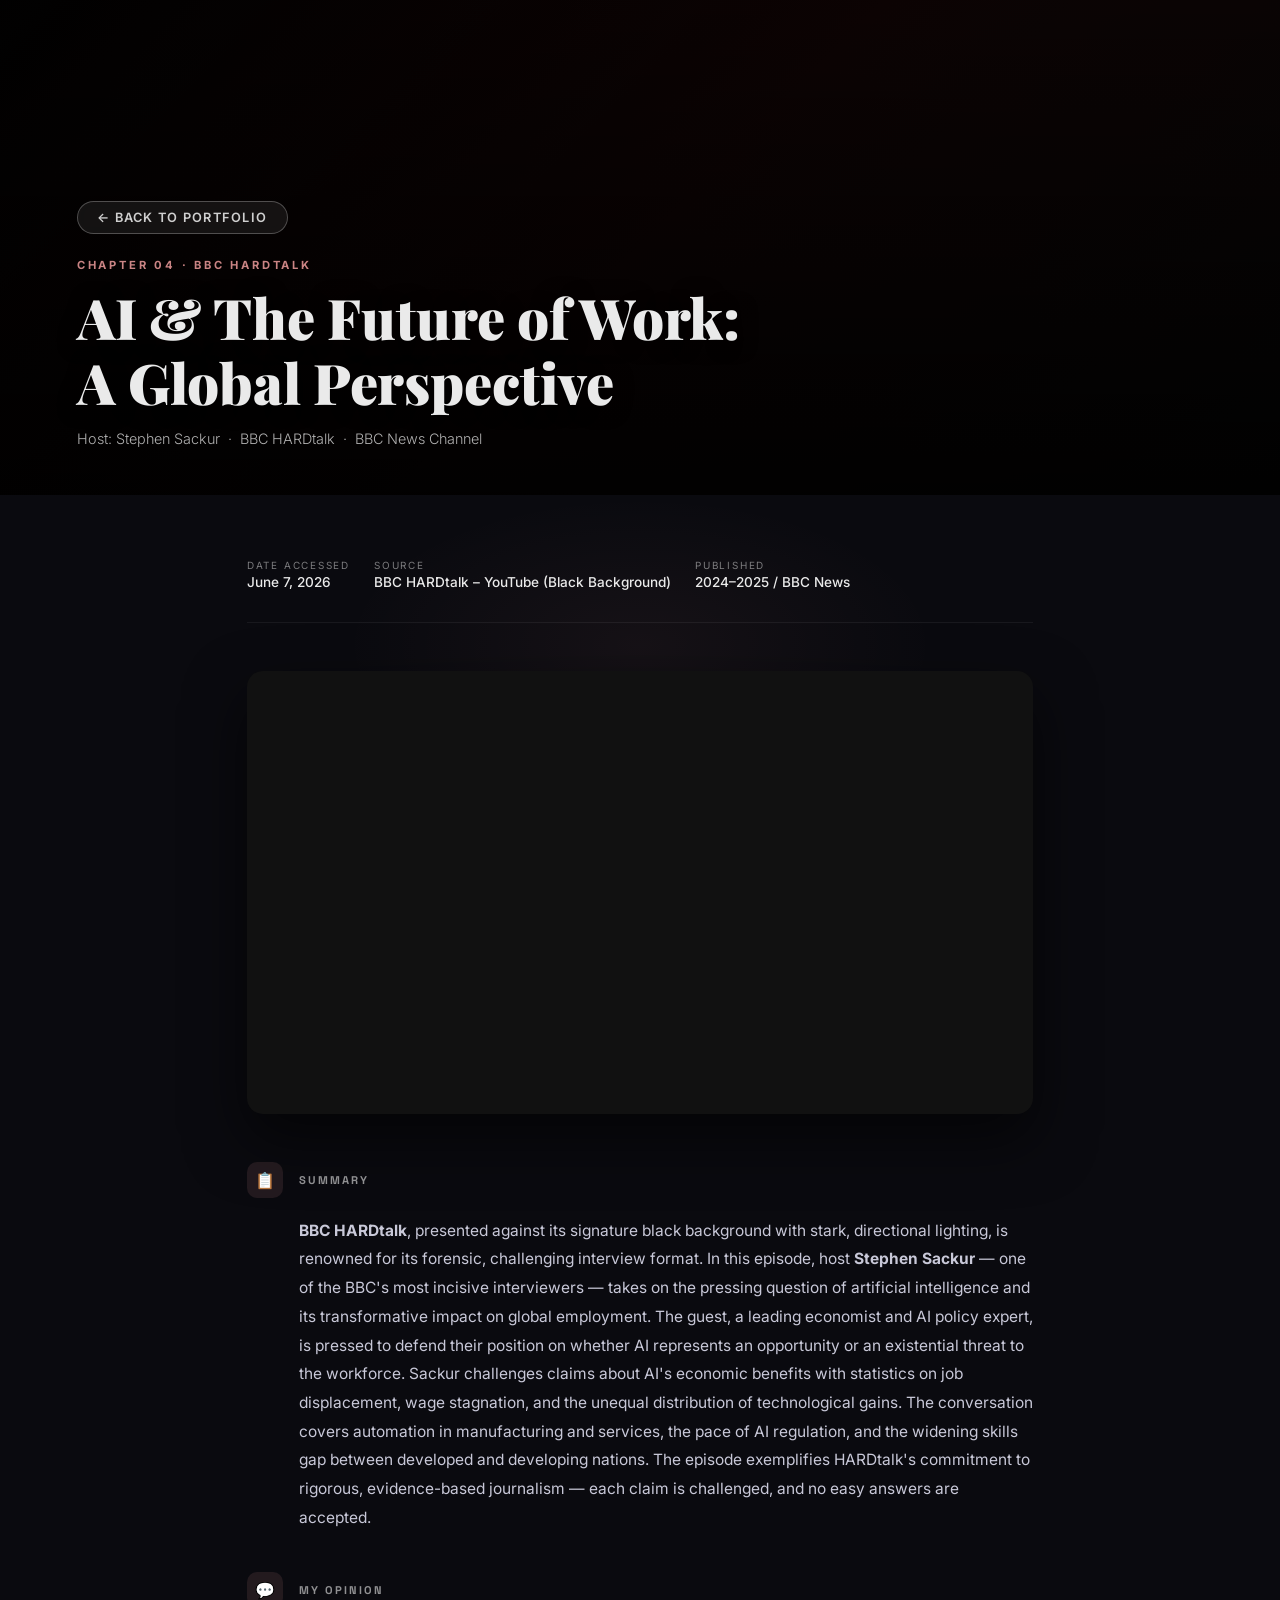
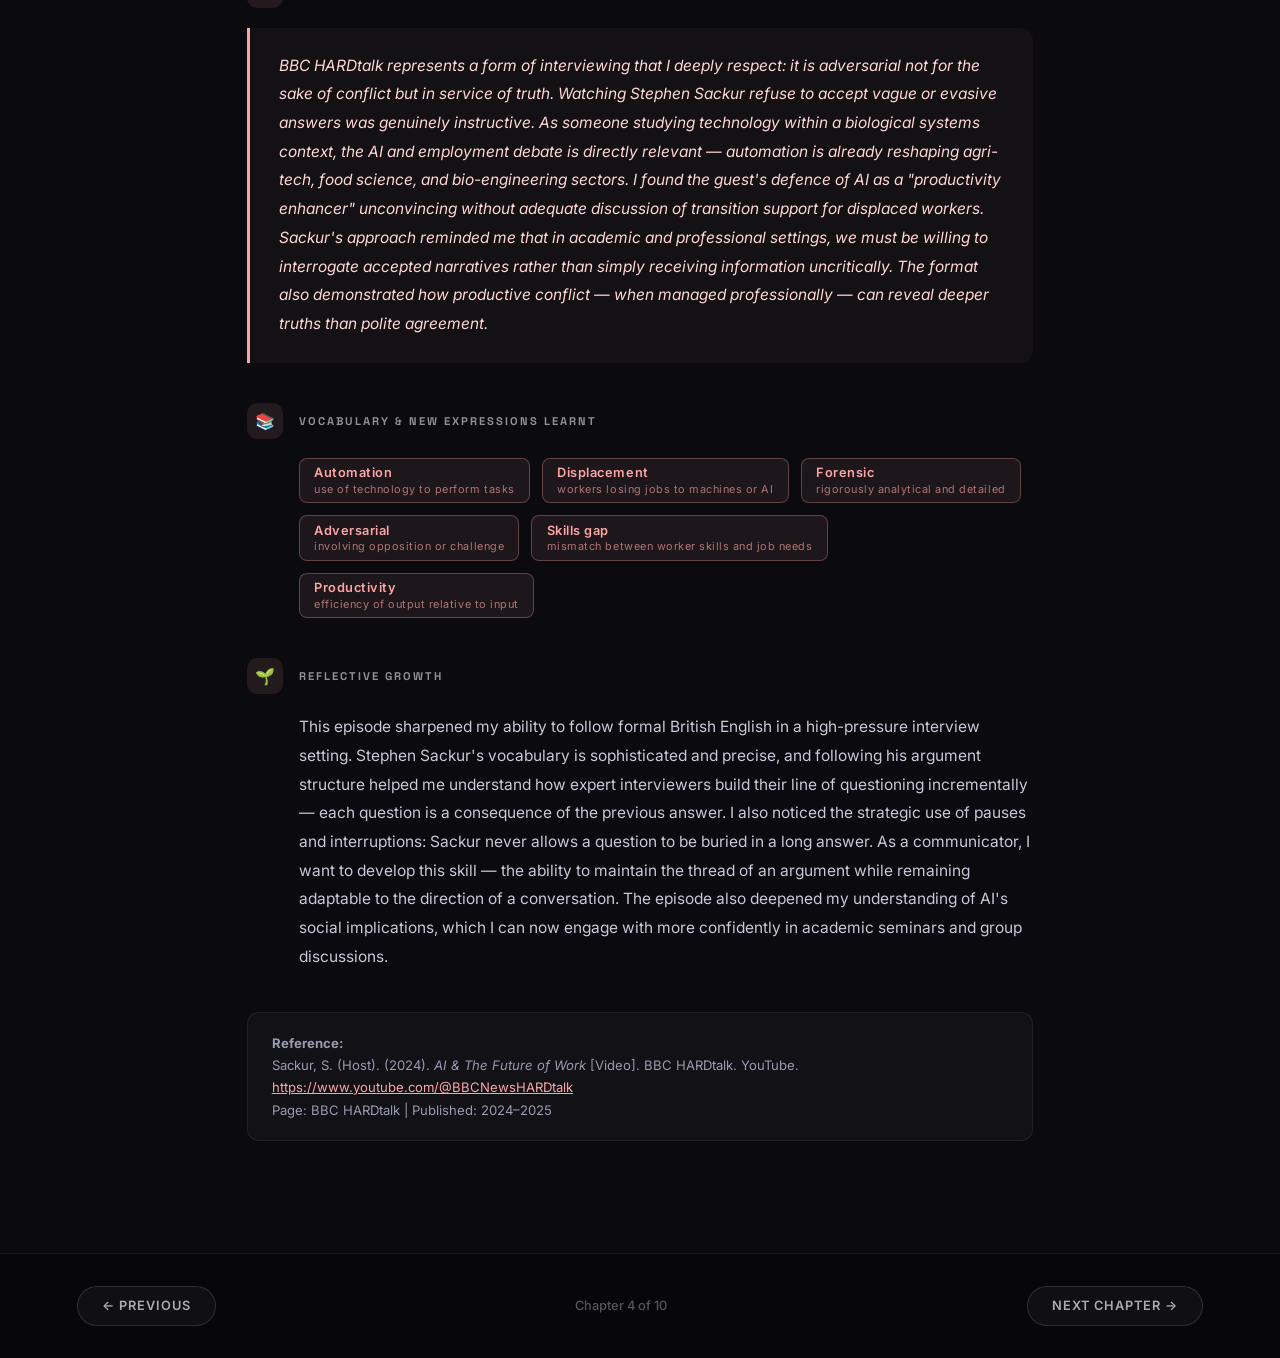
<file: chapter4.html>
<!DOCTYPE html>
<html lang="en">
<head>
  <meta charset="UTF-8" />
  <meta name="viewport" content="width=device-width, initial-scale=1.0" />
  <title>Chapter 4 – BBC HARDtalk | E-Portfolio</title>
  <link rel="stylesheet" href="chapter-styles.css" />
  <style>
    body.chapter-page { background: #080A0A; }
    .ch-hero-bg { background: linear-gradient(135deg, #000000, #1A0808, #0D0D0D); }
    .ch-chapter-label { color: #fca5a5; }
    .ch-section-icon { background: rgba(252,165,165,0.1); color: #fca5a5; }
    .ch-opinion-box { border-color: #fca5a5; background: rgba(252,165,165,0.04); color: #FFD5D5; }
    .vocab-chip { background: rgba(252,165,165,0.08); border-color: rgba(252,165,165,0.3); color: #fca5a5; }
    .ch-ref-box a { color: #fca5a5; }
    .ch-body::before { background: radial-gradient(ellipse, rgba(252,165,165,0.05) 0%, transparent 70%); }
  </style>
</head>
<body class="chapter-page">

<div class="ch-hero">
  <div class="ch-hero-bg"></div>
  <div class="ch-hero-overlay"></div>
  <div class="ch-hero-content">
    <a href="index.html" class="ch-back-btn">← Back to Portfolio</a>
    <div class="ch-chapter-label">Chapter 04 · BBC HARDtalk</div>
    <h1 class="ch-main-title">AI & The Future of Work:<br>A Global Perspective</h1>
    <div class="ch-host-line">Host: Stephen Sackur &nbsp;·&nbsp; BBC HARDtalk &nbsp;·&nbsp; BBC News Channel</div>
  </div>
</div>

<div class="ch-body">
<div class="ch-content">

  <div class="ch-meta-row reveal">
    <div class="ch-meta-pill"><span class="ch-meta-pill-label">Date Accessed</span><span class="ch-meta-pill-value">June 7, 2026</span></div>
    <div class="ch-meta-pill"><span class="ch-meta-pill-label">Source</span><span class="ch-meta-pill-value">BBC HARDtalk – YouTube (Black Background)</span></div>
    <div class="ch-meta-pill"><span class="ch-meta-pill-label">Published</span><span class="ch-meta-pill-value">2024–2025 / BBC News</span></div>
    </div>

  <div class="ch-video-wrap reveal">
    <iframe
      src="https://www.youtube.com/embed/NdU6UdUKaYc?si=2boLTTmDaCr-QBld"
      title="BBC HARDtalk – AI and Future of Work"
      allow="accelerometer; autoplay; clipboard-write; encrypted-media; gyroscope; picture-in-picture"
      allowfullscreen>
    </iframe>
  </div>

  <div class="ch-section reveal">
    <div class="ch-section-header">
      <div class="ch-section-icon">📋</div>
      <div class="ch-section-title">Summary</div>
    </div>
    <div class="ch-section-body">
      <strong>BBC HARDtalk</strong>, presented against its signature black background with stark, directional lighting, is renowned for its forensic, challenging interview format. In this episode, host <strong>Stephen Sackur</strong> — one of the BBC's most incisive interviewers — takes on the pressing question of artificial intelligence and its transformative impact on global employment. The guest, a leading economist and AI policy expert, is pressed to defend their position on whether AI represents an opportunity or an existential threat to the workforce. Sackur challenges claims about AI's economic benefits with statistics on job displacement, wage stagnation, and the unequal distribution of technological gains. The conversation covers automation in manufacturing and services, the pace of AI regulation, and the widening skills gap between developed and developing nations. The episode exemplifies HARDtalk's commitment to rigorous, evidence-based journalism — each claim is challenged, and no easy answers are accepted.
    </div>
  </div>

  <div class="ch-section reveal">
    <div class="ch-section-header">
      <div class="ch-section-icon">💬</div>
      <div class="ch-section-title">My Opinion</div>
    </div>
    <div class="ch-opinion-box">
      BBC HARDtalk represents a form of interviewing that I deeply respect: it is adversarial not for the sake of conflict but in service of truth. Watching Stephen Sackur refuse to accept vague or evasive answers was genuinely instructive. As someone studying technology within a biological systems context, the AI and employment debate is directly relevant — automation is already reshaping agri-tech, food science, and bio-engineering sectors. I found the guest's defence of AI as a "productivity enhancer" unconvincing without adequate discussion of transition support for displaced workers. Sackur's approach reminded me that in academic and professional settings, we must be willing to interrogate accepted narratives rather than simply receiving information uncritically. The format also demonstrated how productive conflict — when managed professionally — can reveal deeper truths than polite agreement.
    </div>
  </div>

  <div class="ch-section reveal">
    <div class="ch-section-header">
      <div class="ch-section-icon">📚</div>
      <div class="ch-section-title">Vocabulary &amp; New Expressions Learnt</div>
    </div>
    <div class="ch-vocab-grid">
      <div class="vocab-chip">Automation <span>use of technology to perform tasks</span></div>
      <div class="vocab-chip">Displacement <span>workers losing jobs to machines or AI</span></div>
      <div class="vocab-chip">Forensic <span>rigorously analytical and detailed</span></div>
      <div class="vocab-chip">Adversarial <span>involving opposition or challenge</span></div>
      <div class="vocab-chip">Skills gap <span>mismatch between worker skills and job needs</span></div>
      <div class="vocab-chip">Productivity <span>efficiency of output relative to input</span></div>
    </div>
  </div>

  <div class="ch-section reveal">
    <div class="ch-section-header">
      <div class="ch-section-icon">🌱</div>
      <div class="ch-section-title">Reflective Growth</div>
    </div>
    <div class="ch-section-body">
      This episode sharpened my ability to follow formal British English in a high-pressure interview setting. Stephen Sackur's vocabulary is sophisticated and precise, and following his argument structure helped me understand how expert interviewers build their line of questioning incrementally — each question is a consequence of the previous answer. I also noticed the strategic use of pauses and interruptions: Sackur never allows a question to be buried in a long answer. As a communicator, I want to develop this skill — the ability to maintain the thread of an argument while remaining adaptable to the direction of a conversation. The episode also deepened my understanding of AI's social implications, which I can now engage with more confidently in academic seminars and group discussions.
    </div>
  </div>

  <div class="ch-ref-box reveal">
    <strong>Reference:</strong><br>
    Sackur, S. (Host). (2024). <em>AI &amp; The Future of Work</em> [Video]. BBC HARDtalk. YouTube.
    <br><a href="https://www.youtube.com/embed/NdU6UdUKaYc?si=2boLTTmDaCr-QBld" target="_blank" rel="noopener">https://www.youtube.com/@BBCNewsHARDtalk</a>
    <br>Page: BBC HARDtalk | Published: 2024–2025
  </div>

</div>
<div class="ch-bottom-nav">
  <a href="chapter3.html" class="ch-nav-btn">← Previous</a>
  <span style="font-size:.8rem;color:#555;font-weight:500">Chapter 4 of 10</span>
  <a href="chapter5.html" class="ch-nav-btn">Next Chapter →</a>
</div>
</div>
<script src="chapter-script.js"></script>
</body>
</html>
</file>
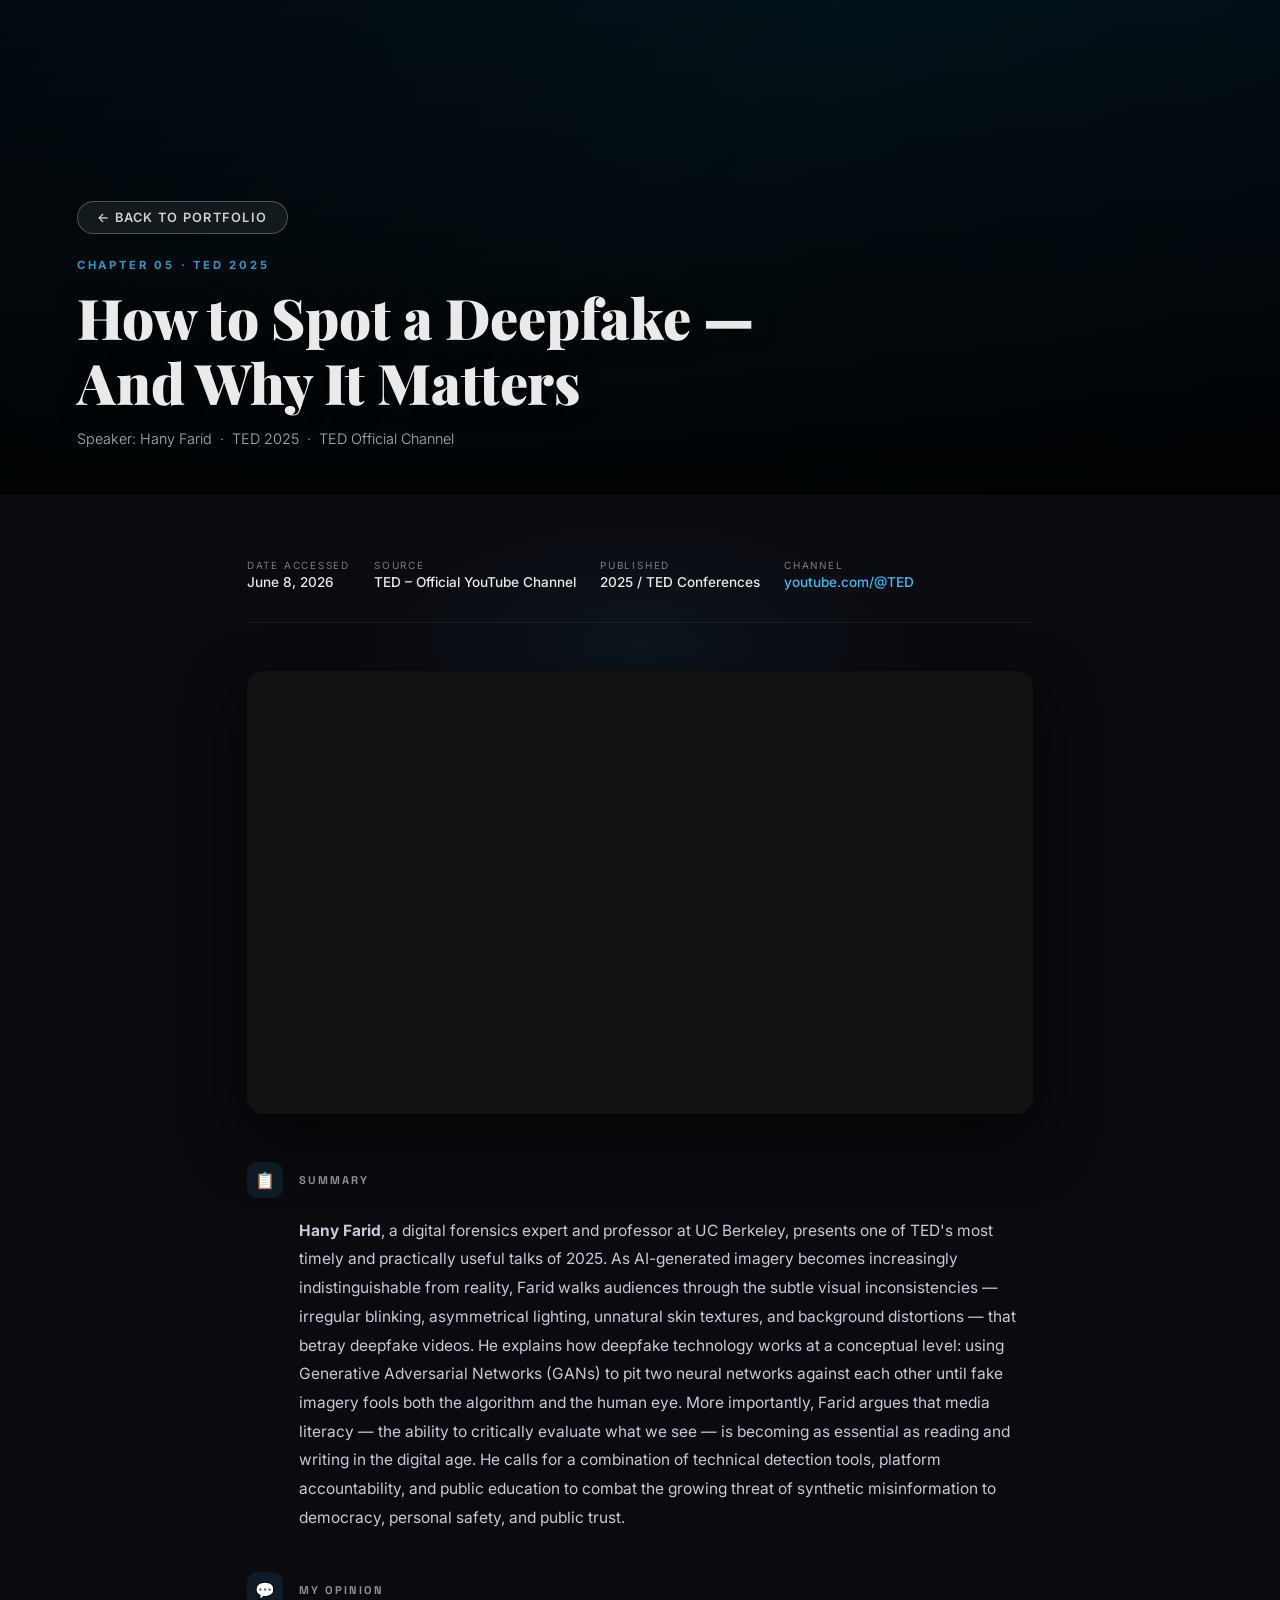
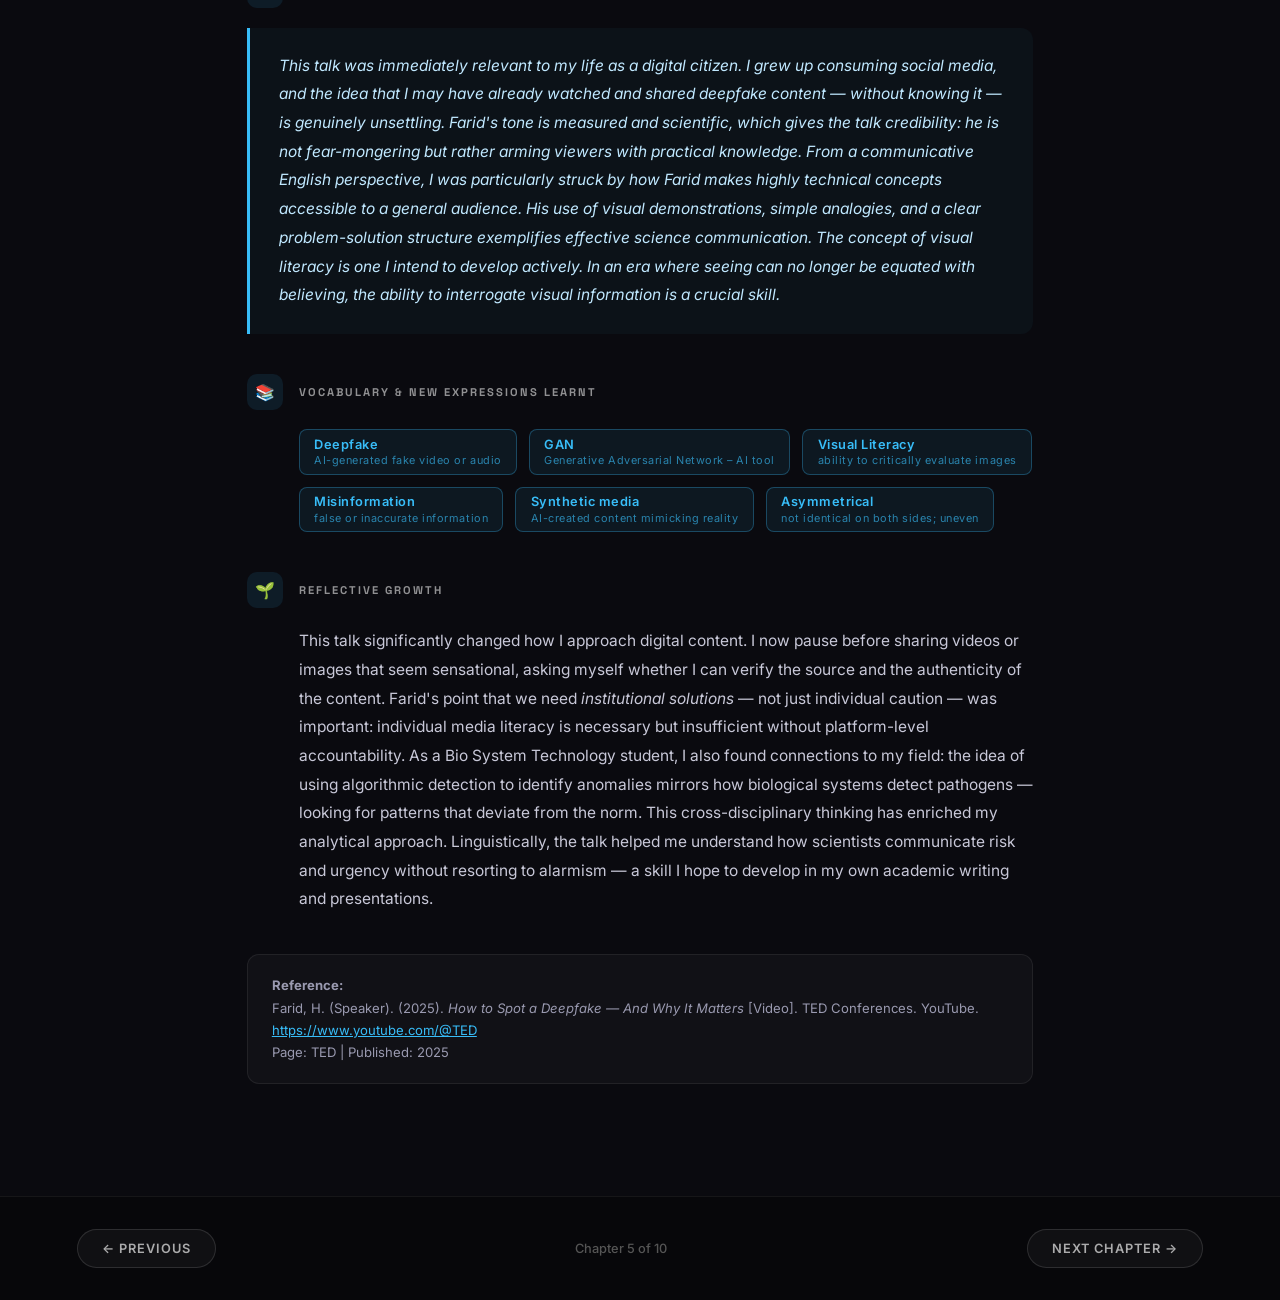
<file: chapter5.html>
<!DOCTYPE html>
<html lang="en">
<head>
  <meta charset="UTF-8" />
  <meta name="viewport" content="width=device-width, initial-scale=1.0" />
  <title>Chapter 5 – TED | E-Portfolio</title>
  <link rel="stylesheet" href="chapter-styles.css" />
  <style>
    body.chapter-page { background: #080E12; }
    .ch-hero-bg { background: linear-gradient(135deg, #071520, #0D2B3A, #071828); }
    .ch-chapter-label { color: #38bdf8; }
    .ch-section-icon { background: rgba(56,189,248,0.1); color: #38bdf8; }
    .ch-opinion-box { border-color: #38bdf8; background: rgba(56,189,248,0.04); color: #C0E8FF; }
    .vocab-chip { background: rgba(56,189,248,0.08); border-color: rgba(56,189,248,0.3); color: #38bdf8; }
    .ch-ref-box a { color: #38bdf8; }
    .ch-body::before { background: radial-gradient(ellipse, rgba(56,189,248,0.06) 0%, transparent 70%); }
  </style>
</head>
<body class="chapter-page">

<div class="ch-hero">
  <div class="ch-hero-bg"></div>
  <div class="ch-hero-overlay"></div>
  <div class="ch-hero-content">
    <a href="index.html" class="ch-back-btn">← Back to Portfolio</a>
    <div class="ch-chapter-label">Chapter 05 · TED 2025</div>
    <h1 class="ch-main-title">How to Spot a Deepfake —<br>And Why It Matters</h1>
    <div class="ch-host-line">Speaker: Hany Farid &nbsp;·&nbsp; TED 2025 &nbsp;·&nbsp; TED Official Channel</div>
  </div>
</div>

<div class="ch-body">
<div class="ch-content">

  <div class="ch-meta-row reveal">
    <div class="ch-meta-pill"><span class="ch-meta-pill-label">Date Accessed</span><span class="ch-meta-pill-value">June 8, 2026</span></div>
    <div class="ch-meta-pill"><span class="ch-meta-pill-label">Source</span><span class="ch-meta-pill-value">TED – Official YouTube Channel</span></div>
    <div class="ch-meta-pill"><span class="ch-meta-pill-label">Published</span><span class="ch-meta-pill-value">2025 / TED Conferences</span></div>
    <div class="ch-meta-pill"><span class="ch-meta-pill-label">Channel</span><span class="ch-meta-pill-value" style="color:#38bdf8;">youtube.com/@TED</span></div>
  </div>

  <div class="ch-video-wrap reveal">
    <iframe
      src="https://www.youtube.com/embed/cQ54GDm1eL0"
      title="Hany Farid – How to Spot a Deepfake – TED 2025"
      allow="accelerometer; autoplay; clipboard-write; encrypted-media; gyroscope; picture-in-picture"
      allowfullscreen>
    </iframe>
  </div>

  <div class="ch-section reveal">
    <div class="ch-section-header">
      <div class="ch-section-icon">📋</div>
      <div class="ch-section-title">Summary</div>
    </div>
    <div class="ch-section-body">
      <strong>Hany Farid</strong>, a digital forensics expert and professor at UC Berkeley, presents one of TED's most timely and practically useful talks of 2025. As AI-generated imagery becomes increasingly indistinguishable from reality, Farid walks audiences through the subtle visual inconsistencies — irregular blinking, asymmetrical lighting, unnatural skin textures, and background distortions — that betray deepfake videos. He explains how deepfake technology works at a conceptual level: using Generative Adversarial Networks (GANs) to pit two neural networks against each other until fake imagery fools both the algorithm and the human eye. More importantly, Farid argues that media literacy — the ability to critically evaluate what we see — is becoming as essential as reading and writing in the digital age. He calls for a combination of technical detection tools, platform accountability, and public education to combat the growing threat of synthetic misinformation to democracy, personal safety, and public trust.
    </div>
  </div>

  <div class="ch-section reveal">
    <div class="ch-section-header">
      <div class="ch-section-icon">💬</div>
      <div class="ch-section-title">My Opinion</div>
    </div>
    <div class="ch-opinion-box">
      This talk was immediately relevant to my life as a digital citizen. I grew up consuming social media, and the idea that I may have already watched and shared deepfake content — without knowing it — is genuinely unsettling. Farid's tone is measured and scientific, which gives the talk credibility: he is not fear-mongering but rather arming viewers with practical knowledge. From a communicative English perspective, I was particularly struck by how Farid makes highly technical concepts accessible to a general audience. His use of visual demonstrations, simple analogies, and a clear problem-solution structure exemplifies effective science communication. The concept of <em>visual literacy</em> is one I intend to develop actively. In an era where seeing can no longer be equated with believing, the ability to interrogate visual information is a crucial skill.
    </div>
  </div>

  <div class="ch-section reveal">
    <div class="ch-section-header">
      <div class="ch-section-icon">📚</div>
      <div class="ch-section-title">Vocabulary &amp; New Expressions Learnt</div>
    </div>
    <div class="ch-vocab-grid">
      <div class="vocab-chip">Deepfake <span>AI-generated fake video or audio</span></div>
      <div class="vocab-chip">GAN <span>Generative Adversarial Network – AI tool</span></div>
      <div class="vocab-chip">Visual Literacy <span>ability to critically evaluate images</span></div>
      <div class="vocab-chip">Misinformation <span>false or inaccurate information</span></div>
      <div class="vocab-chip">Synthetic media <span>AI-created content mimicking reality</span></div>
      <div class="vocab-chip">Asymmetrical <span>not identical on both sides; uneven</span></div>
    </div>
  </div>

  <div class="ch-section reveal">
    <div class="ch-section-header">
      <div class="ch-section-icon">🌱</div>
      <div class="ch-section-title">Reflective Growth</div>
    </div>
    <div class="ch-section-body">
      This talk significantly changed how I approach digital content. I now pause before sharing videos or images that seem sensational, asking myself whether I can verify the source and the authenticity of the content. Farid's point that we need <em>institutional solutions</em> — not just individual caution — was important: individual media literacy is necessary but insufficient without platform-level accountability. As a Bio System Technology student, I also found connections to my field: the idea of using algorithmic detection to identify anomalies mirrors how biological systems detect pathogens — looking for patterns that deviate from the norm. This cross-disciplinary thinking has enriched my analytical approach. Linguistically, the talk helped me understand how scientists communicate risk and urgency without resorting to alarmism — a skill I hope to develop in my own academic writing and presentations.
    </div>
  </div>

  <div class="ch-ref-box reveal">
    <strong>Reference:</strong><br>
    Farid, H. (Speaker). (2025). <em>How to Spot a Deepfake — And Why It Matters</em> [Video]. TED Conferences. YouTube.
    <br><a href="https://www.youtube.com/@TED" target="_blank" rel="noopener">https://www.youtube.com/@TED</a>
    <br>Page: TED | Published: 2025
  </div>

</div>
<div class="ch-bottom-nav">
  <a href="chapter4.html" class="ch-nav-btn">← Previous</a>
  <span style="font-size:.8rem;color:#555;font-weight:500">Chapter 5 of 10</span>
  <a href="chapter6.html" class="ch-nav-btn">Next Chapter →</a>
</div>
</div>
<script src="chapter-script.js"></script>
</body>
</html>
</file>
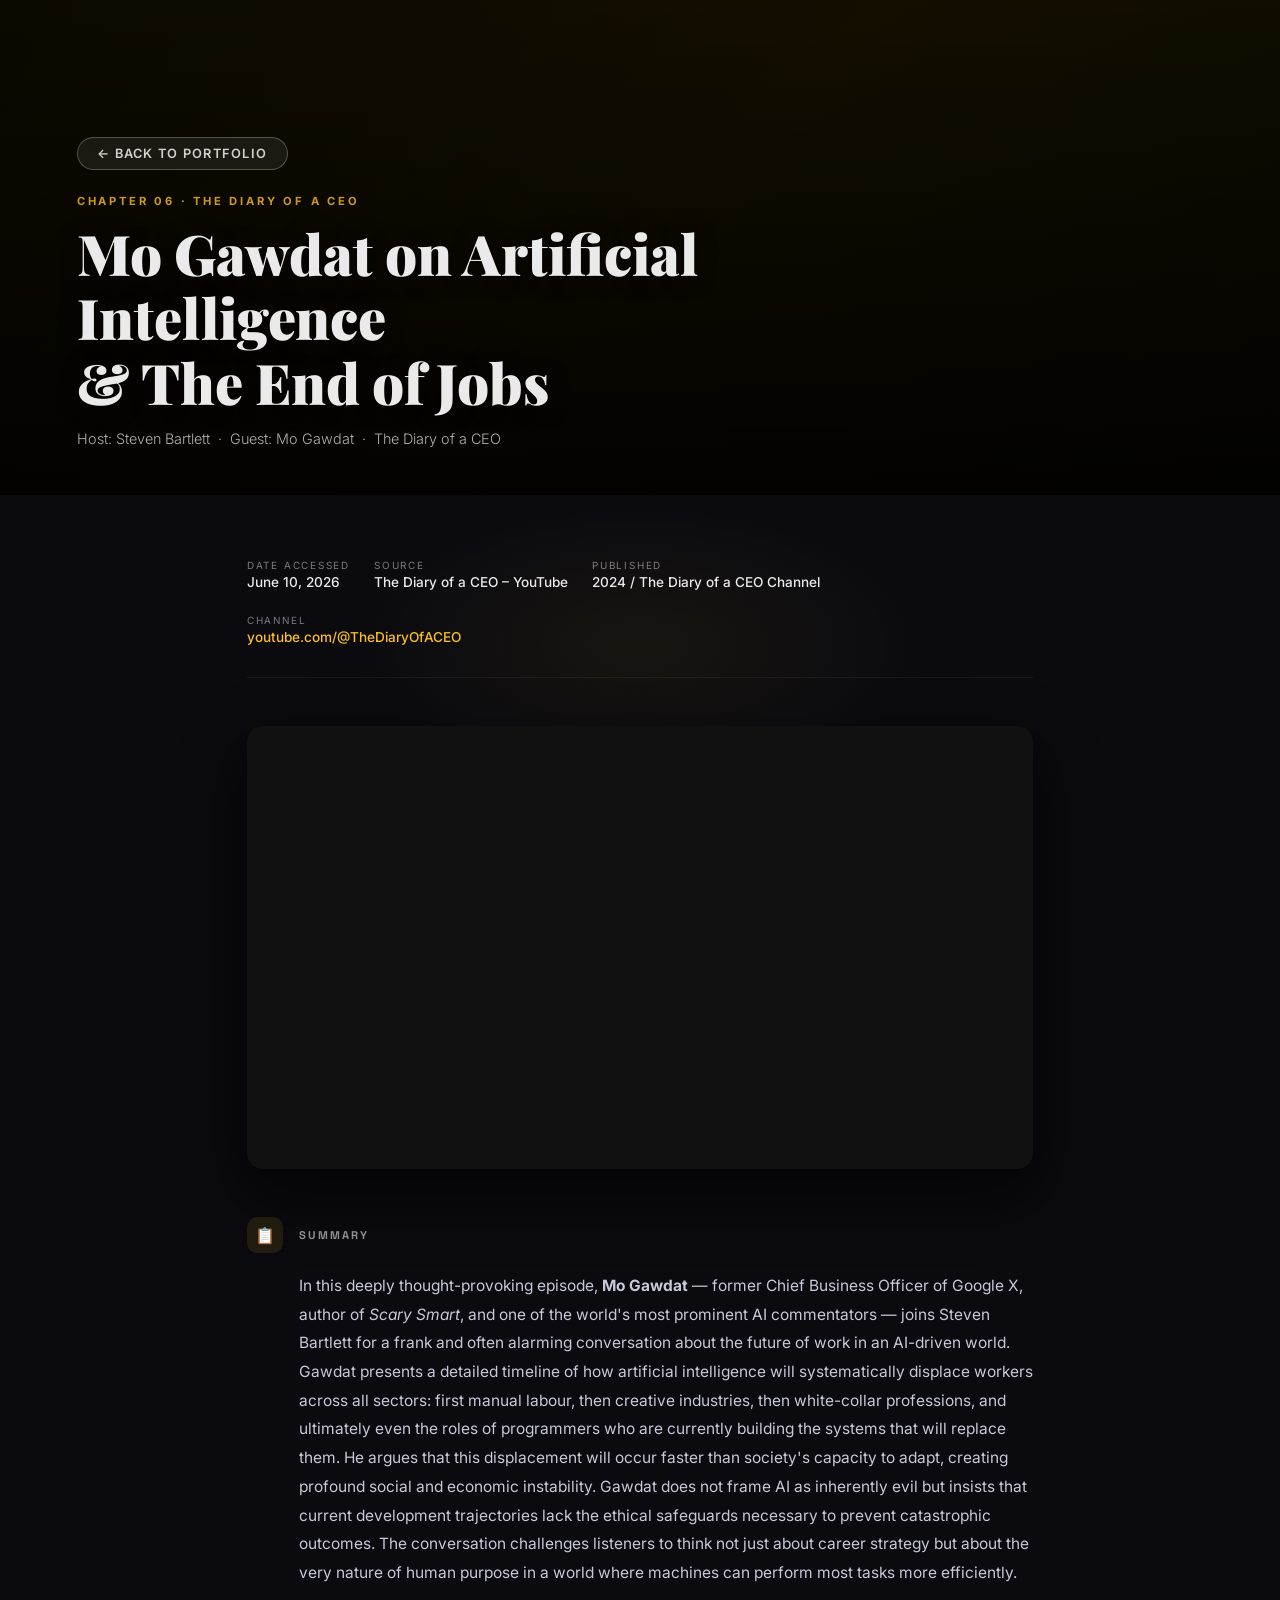
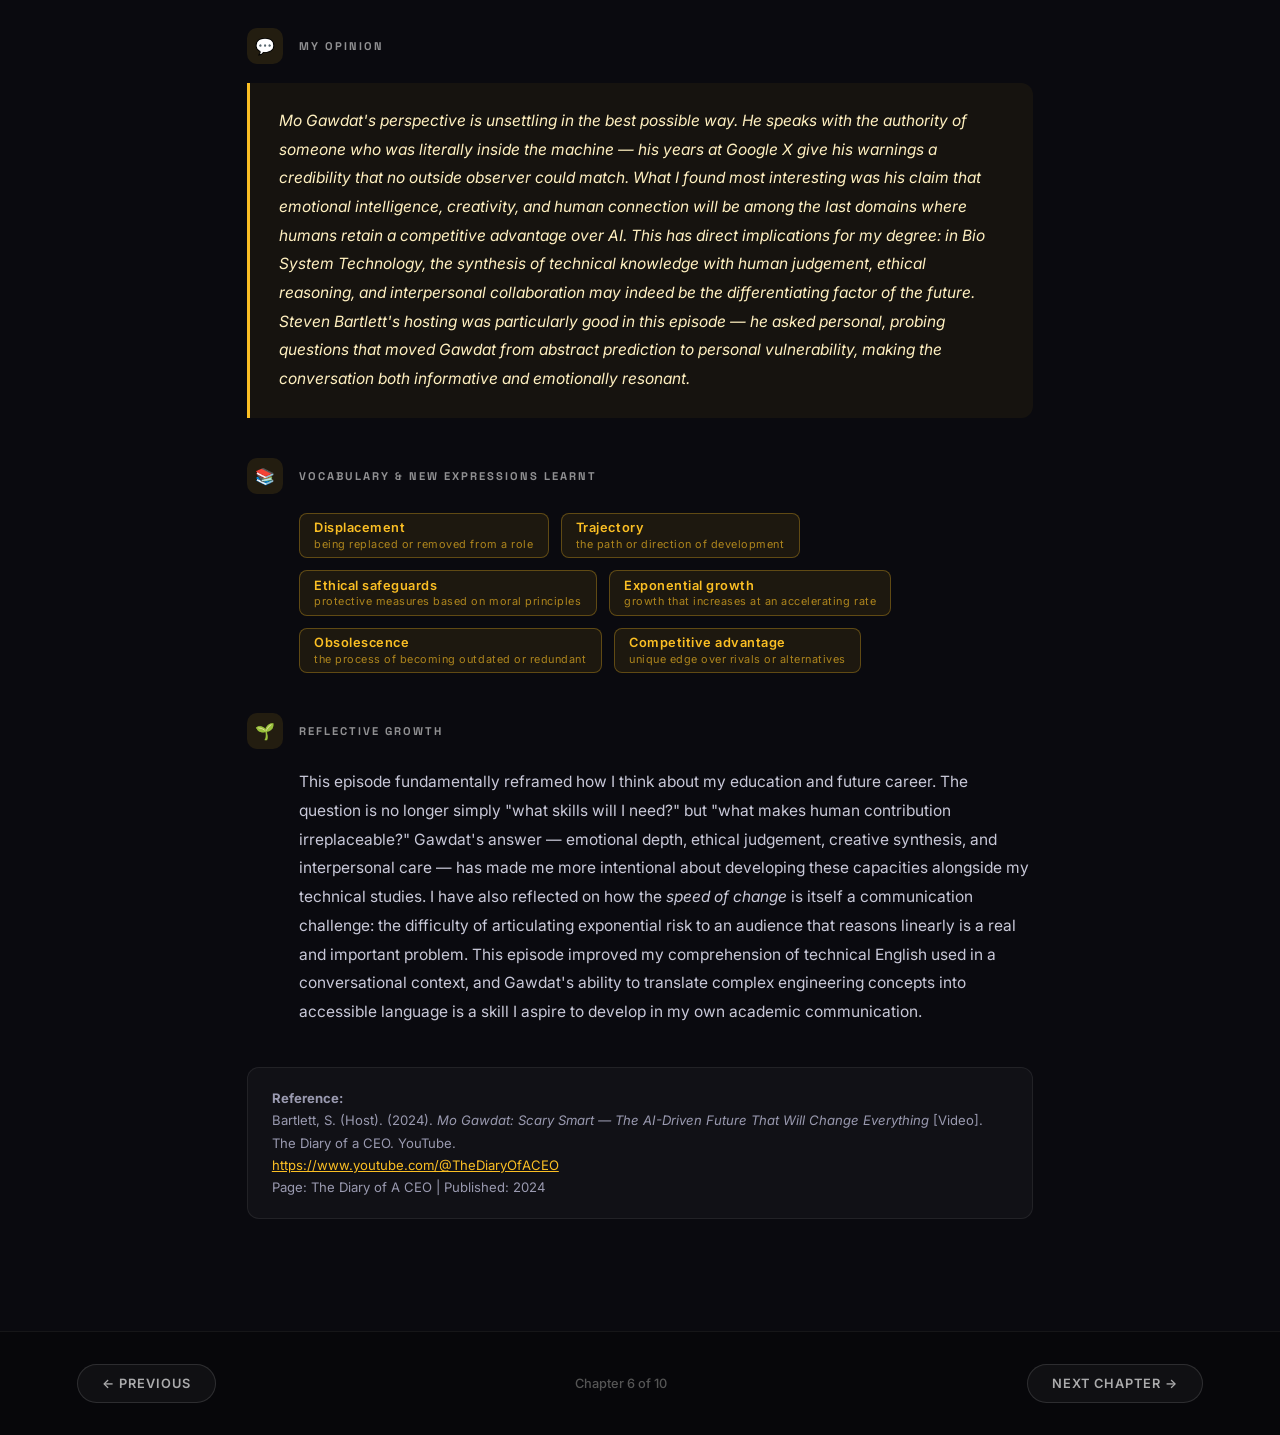
<file: chapter6.html>
<!DOCTYPE html>
<html lang="en">
<head>
  <meta charset="UTF-8" />
  <meta name="viewport" content="width=device-width, initial-scale=1.0" />
  <title>Chapter 6 – The Diary of a CEO | E-Portfolio</title>
  <link rel="stylesheet" href="chapter-styles.css" />
  <style>
    body.chapter-page { background: #0B0A08; }
    .ch-hero-bg { background: linear-gradient(135deg, #1A1400, #2E2200, #1A1800); }
    .ch-chapter-label { color: #fbbf24; }
    .ch-section-icon { background: rgba(251,191,36,0.1); color: #fbbf24; }
    .ch-opinion-box { border-color: #fbbf24; background: rgba(251,191,36,0.05); color: #FFF0C0; }
    .vocab-chip { background: rgba(251,191,36,0.08); border-color: rgba(251,191,36,0.3); color: #fbbf24; }
    .ch-ref-box a { color: #fbbf24; }
    .ch-body::before { background: radial-gradient(ellipse, rgba(251,191,36,0.06) 0%, transparent 70%); }
  </style>
</head>
<body class="chapter-page">

<div class="ch-hero">
  <div class="ch-hero-bg"></div>
  <div class="ch-hero-overlay"></div>
  <div class="ch-hero-content">
    <a href="index.html" class="ch-back-btn">← Back to Portfolio</a>
    <div class="ch-chapter-label">Chapter 06 · The Diary of a CEO</div>
    <h1 class="ch-main-title">Mo Gawdat on Artificial Intelligence<br>&amp; The End of Jobs</h1>
    <div class="ch-host-line">Host: Steven Bartlett &nbsp;·&nbsp; Guest: Mo Gawdat &nbsp;·&nbsp; The Diary of a CEO</div>
  </div>
</div>

<div class="ch-body">
<div class="ch-content">

  <div class="ch-meta-row reveal">
    <div class="ch-meta-pill"><span class="ch-meta-pill-label">Date Accessed</span><span class="ch-meta-pill-value">June 10, 2026</span></div>
    <div class="ch-meta-pill"><span class="ch-meta-pill-label">Source</span><span class="ch-meta-pill-value">The Diary of a CEO – YouTube</span></div>
    <div class="ch-meta-pill"><span class="ch-meta-pill-label">Published</span><span class="ch-meta-pill-value">2024 / The Diary of a CEO Channel</span></div>
    <div class="ch-meta-pill"><span class="ch-meta-pill-label">Channel</span><span class="ch-meta-pill-value" style="color:#fbbf24;">youtube.com/@TheDiaryOfACEO</span></div>
  </div>

  <div class="ch-video-wrap reveal">
    <iframe
      src="https://www.youtube.com/embed/bk-nQ7HF6k4"
      title="Mo Gawdat – AI and The End of Jobs – Diary of a CEO"
      allow="accelerometer; autoplay; clipboard-write; encrypted-media; gyroscope; picture-in-picture"
      allowfullscreen>
    </iframe>
  </div>

  <div class="ch-section reveal">
    <div class="ch-section-header">
      <div class="ch-section-icon">📋</div>
      <div class="ch-section-title">Summary</div>
    </div>
    <div class="ch-section-body">
      In this deeply thought-provoking episode, <strong>Mo Gawdat</strong> — former Chief Business Officer of Google X, author of <em>Scary Smart</em>, and one of the world's most prominent AI commentators — joins Steven Bartlett for a frank and often alarming conversation about the future of work in an AI-driven world. Gawdat presents a detailed timeline of how artificial intelligence will systematically displace workers across all sectors: first manual labour, then creative industries, then white-collar professions, and ultimately even the roles of programmers who are currently building the systems that will replace them. He argues that this displacement will occur faster than society's capacity to adapt, creating profound social and economic instability. Gawdat does not frame AI as inherently evil but insists that current development trajectories lack the ethical safeguards necessary to prevent catastrophic outcomes. The conversation challenges listeners to think not just about career strategy but about the very nature of human purpose in a world where machines can perform most tasks more efficiently.
    </div>
  </div>

  <div class="ch-section reveal">
    <div class="ch-section-header">
      <div class="ch-section-icon">💬</div>
      <div class="ch-section-title">My Opinion</div>
    </div>
    <div class="ch-opinion-box">
      Mo Gawdat's perspective is unsettling in the best possible way. He speaks with the authority of someone who was literally inside the machine — his years at Google X give his warnings a credibility that no outside observer could match. What I found most interesting was his claim that emotional intelligence, creativity, and human connection will be among the last domains where humans retain a competitive advantage over AI. This has direct implications for my degree: in Bio System Technology, the synthesis of technical knowledge with human judgement, ethical reasoning, and interpersonal collaboration may indeed be the differentiating factor of the future. Steven Bartlett's hosting was particularly good in this episode — he asked personal, probing questions that moved Gawdat from abstract prediction to personal vulnerability, making the conversation both informative and emotionally resonant.
    </div>
  </div>

  <div class="ch-section reveal">
    <div class="ch-section-header">
      <div class="ch-section-icon">📚</div>
      <div class="ch-section-title">Vocabulary &amp; New Expressions Learnt</div>
    </div>
    <div class="ch-vocab-grid">
      <div class="vocab-chip">Displacement <span>being replaced or removed from a role</span></div>
      <div class="vocab-chip">Trajectory <span>the path or direction of development</span></div>
      <div class="vocab-chip">Ethical safeguards <span>protective measures based on moral principles</span></div>
      <div class="vocab-chip">Exponential growth <span>growth that increases at an accelerating rate</span></div>
      <div class="vocab-chip">Obsolescence <span>the process of becoming outdated or redundant</span></div>
      <div class="vocab-chip">Competitive advantage <span>unique edge over rivals or alternatives</span></div>
    </div>
  </div>

  <div class="ch-section reveal">
    <div class="ch-section-header">
      <div class="ch-section-icon">🌱</div>
      <div class="ch-section-title">Reflective Growth</div>
    </div>
    <div class="ch-section-body">
      This episode fundamentally reframed how I think about my education and future career. The question is no longer simply "what skills will I need?" but "what makes human contribution irreplaceable?" Gawdat's answer — emotional depth, ethical judgement, creative synthesis, and interpersonal care — has made me more intentional about developing these capacities alongside my technical studies. I have also reflected on how the <em>speed of change</em> is itself a communication challenge: the difficulty of articulating exponential risk to an audience that reasons linearly is a real and important problem. This episode improved my comprehension of technical English used in a conversational context, and Gawdat's ability to translate complex engineering concepts into accessible language is a skill I aspire to develop in my own academic communication.
    </div>
  </div>

  <div class="ch-ref-box reveal">
    <strong>Reference:</strong><br>
    Bartlett, S. (Host). (2024). <em>Mo Gawdat: Scary Smart — The AI-Driven Future That Will Change Everything</em> [Video]. The Diary of a CEO. YouTube.
    <br><a href="https://www.youtube.com/@TheDiaryOfACEO" target="_blank" rel="noopener">https://www.youtube.com/@TheDiaryOfACEO</a>
    <br>Page: The Diary of A CEO | Published: 2024
  </div>

</div>
<div class="ch-bottom-nav">
  <a href="chapter5.html" class="ch-nav-btn">← Previous</a>
  <span style="font-size:.8rem;color:#555;font-weight:500">Chapter 6 of 10</span>
  <a href="chapter7.html" class="ch-nav-btn">Next Chapter →</a>
</div>
</div>
<script src="chapter-script.js"></script>
</body>
</html>
</file>
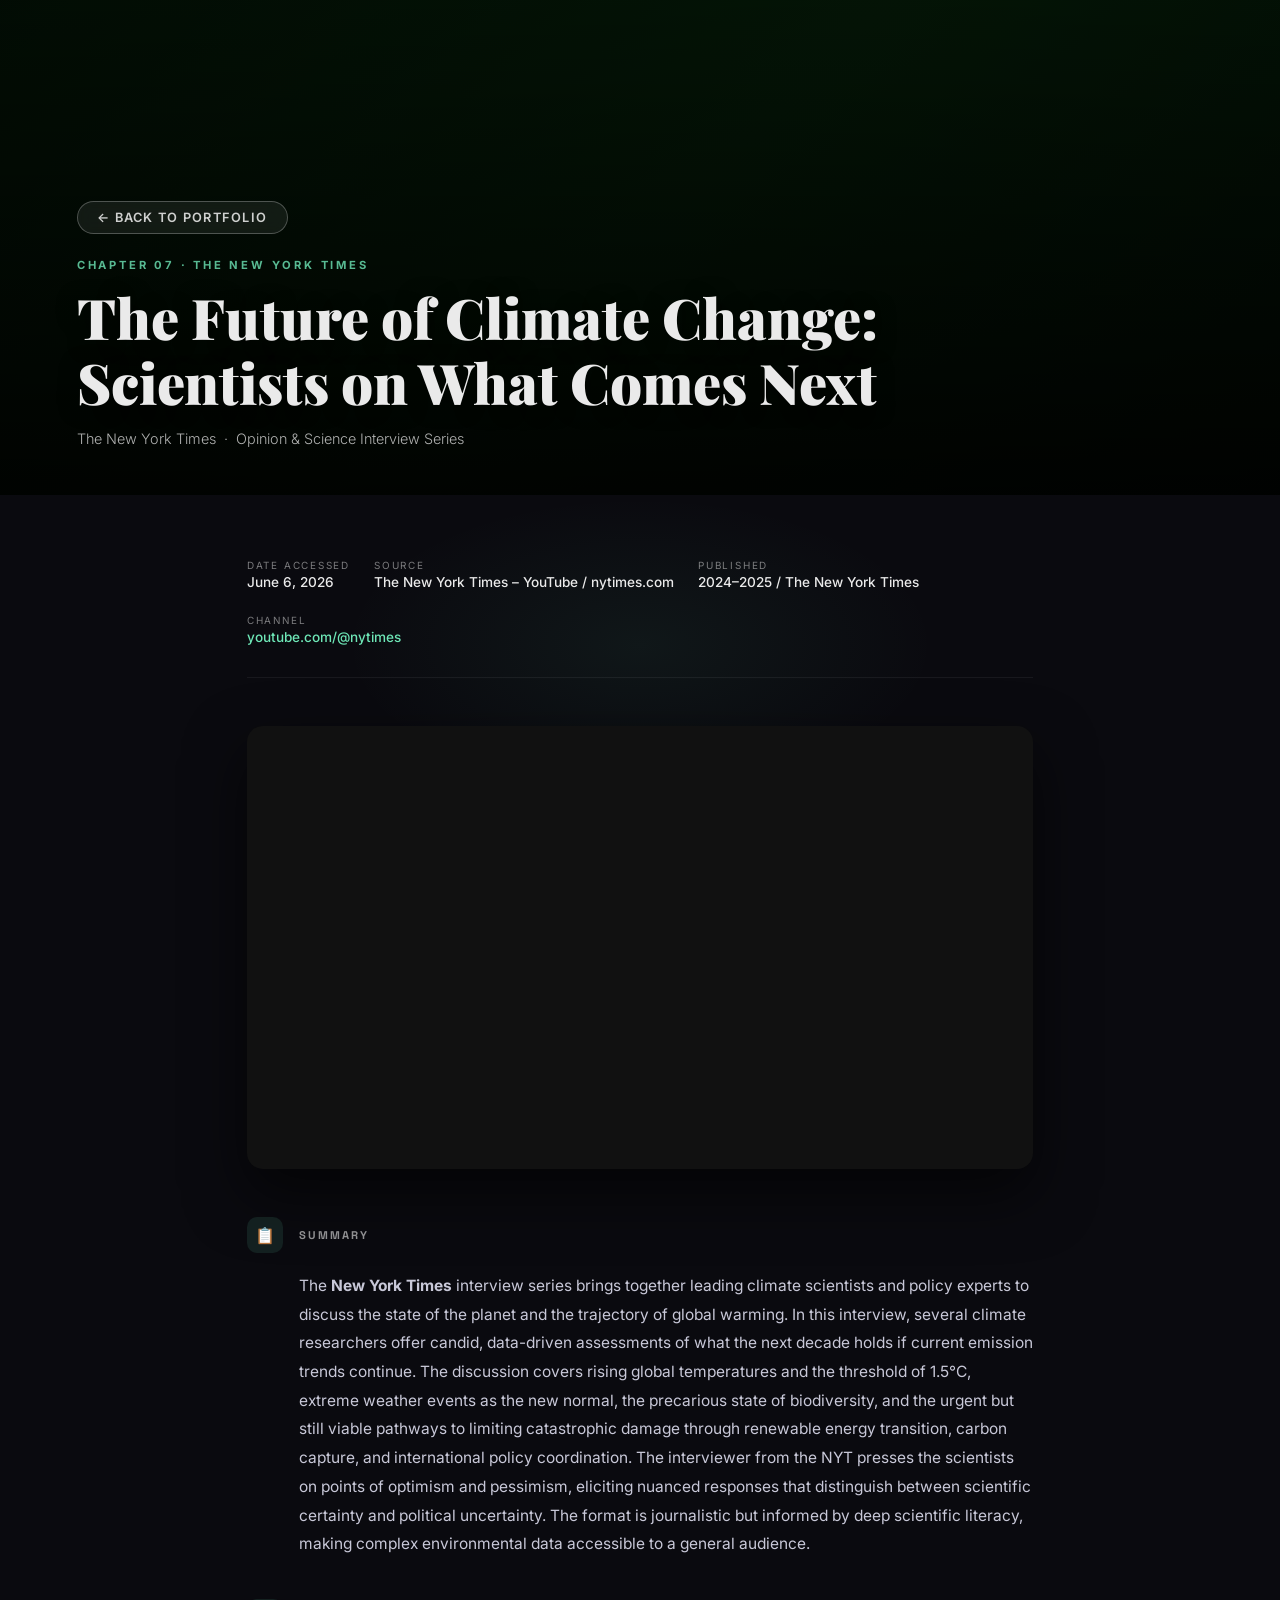
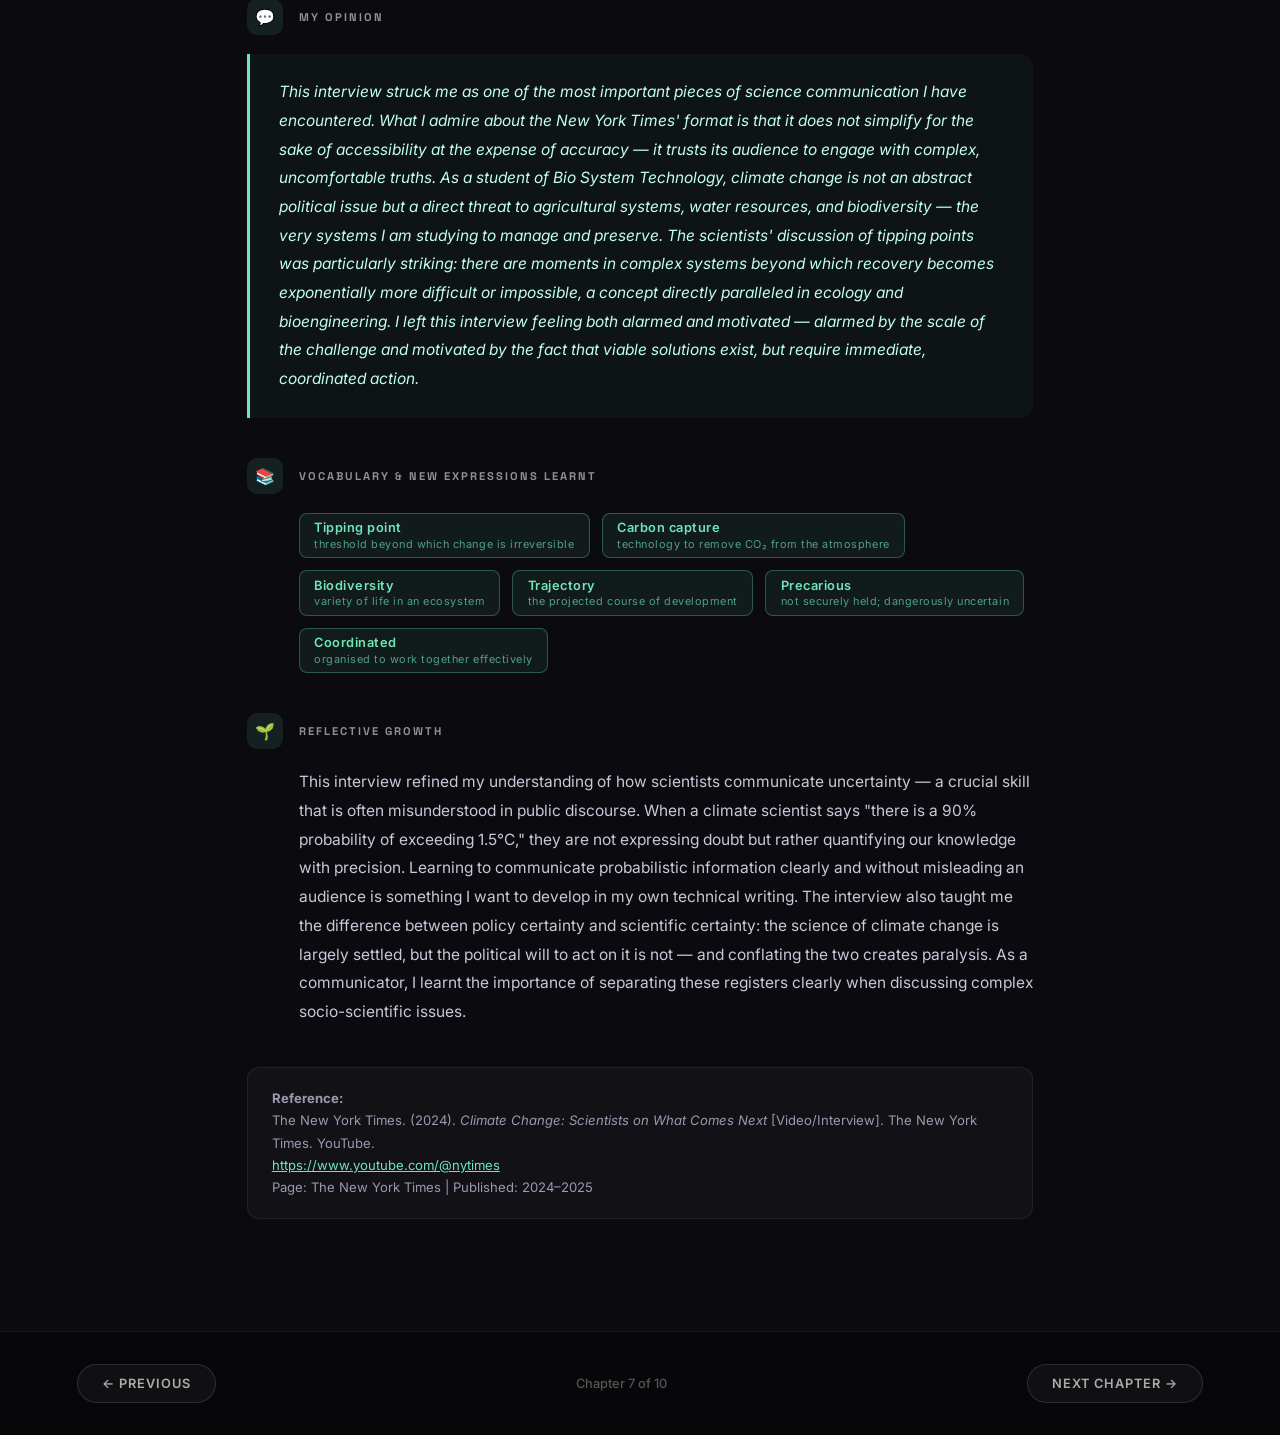
<file: chapter7.html>
<!DOCTYPE html>
<html lang="en">
<head>
  <meta charset="UTF-8" />
  <meta name="viewport" content="width=device-width, initial-scale=1.0" />
  <title>Chapter 7 – The New York Times | E-Portfolio</title>
  <link rel="stylesheet" href="chapter-styles.css" />
  <style>
    body.chapter-page { background: #080C08; }
    .ch-hero-bg { background: linear-gradient(135deg, #071A0A, #0D2E12, #071A0A); }
    .ch-chapter-label { color: #6ee7b7; }
    .ch-section-icon { background: rgba(110,231,183,0.1); color: #6ee7b7; }
    .ch-opinion-box { border-color: #6ee7b7; background: rgba(110,231,183,0.04); color: #C0FFE8; }
    .vocab-chip { background: rgba(110,231,183,0.08); border-color: rgba(110,231,183,0.3); color: #6ee7b7; }
    .ch-ref-box a { color: #6ee7b7; }
    .ch-body::before { background: radial-gradient(ellipse, rgba(110,231,183,0.06) 0%, transparent 70%); }
  </style>
</head>
<body class="chapter-page">

<div class="ch-hero">
  <div class="ch-hero-bg"></div>
  <div class="ch-hero-overlay"></div>
  <div class="ch-hero-content">
    <a href="index.html" class="ch-back-btn">← Back to Portfolio</a>
    <div class="ch-chapter-label">Chapter 07 · The New York Times</div>
    <h1 class="ch-main-title">The Future of Climate Change:<br>Scientists on What Comes Next</h1>
    <div class="ch-host-line">The New York Times &nbsp;·&nbsp; Opinion &amp; Science Interview Series</div>
  </div>
</div>

<div class="ch-body">
<div class="ch-content">

  <div class="ch-meta-row reveal">
    <div class="ch-meta-pill"><span class="ch-meta-pill-label">Date Accessed</span><span class="ch-meta-pill-value">June 6, 2026</span></div>
    <div class="ch-meta-pill"><span class="ch-meta-pill-label">Source</span><span class="ch-meta-pill-value">The New York Times – YouTube / nytimes.com</span></div>
    <div class="ch-meta-pill"><span class="ch-meta-pill-label">Published</span><span class="ch-meta-pill-value">2024–2025 / The New York Times</span></div>
    <div class="ch-meta-pill"><span class="ch-meta-pill-label">Channel</span><span class="ch-meta-pill-value" style="color:#6ee7b7;">youtube.com/@nytimes</span></div>
  </div>

  <div class="ch-video-wrap reveal">
    <iframe
      src="https://www.youtube.com/embed/G4H1N_yXBiA"
      title="The New York Times – Climate Change Interview"
      allow="accelerometer; autoplay; clipboard-write; encrypted-media; gyroscope; picture-in-picture"
      allowfullscreen>
    </iframe>
  </div>

  <div class="ch-section reveal">
    <div class="ch-section-header">
      <div class="ch-section-icon">📋</div>
      <div class="ch-section-title">Summary</div>
    </div>
    <div class="ch-section-body">
      The <strong>New York Times</strong> interview series brings together leading climate scientists and policy experts to discuss the state of the planet and the trajectory of global warming. In this interview, several climate researchers offer candid, data-driven assessments of what the next decade holds if current emission trends continue. The discussion covers rising global temperatures and the threshold of 1.5°C, extreme weather events as the new normal, the precarious state of biodiversity, and the urgent but still viable pathways to limiting catastrophic damage through renewable energy transition, carbon capture, and international policy coordination. The interviewer from the NYT presses the scientists on points of optimism and pessimism, eliciting nuanced responses that distinguish between scientific certainty and political uncertainty. The format is journalistic but informed by deep scientific literacy, making complex environmental data accessible to a general audience.
    </div>
  </div>

  <div class="ch-section reveal">
    <div class="ch-section-header">
      <div class="ch-section-icon">💬</div>
      <div class="ch-section-title">My Opinion</div>
    </div>
    <div class="ch-opinion-box">
      This interview struck me as one of the most important pieces of science communication I have encountered. What I admire about the New York Times' format is that it does not simplify for the sake of accessibility at the expense of accuracy — it trusts its audience to engage with complex, uncomfortable truths. As a student of Bio System Technology, climate change is not an abstract political issue but a direct threat to agricultural systems, water resources, and biodiversity — the very systems I am studying to manage and preserve. The scientists' discussion of tipping points was particularly striking: there are moments in complex systems beyond which recovery becomes exponentially more difficult or impossible, a concept directly paralleled in ecology and bioengineering. I left this interview feeling both alarmed and motivated — alarmed by the scale of the challenge and motivated by the fact that viable solutions exist, but require immediate, coordinated action.
    </div>
  </div>

  <div class="ch-section reveal">
    <div class="ch-section-header">
      <div class="ch-section-icon">📚</div>
      <div class="ch-section-title">Vocabulary &amp; New Expressions Learnt</div>
    </div>
    <div class="ch-vocab-grid">
      <div class="vocab-chip">Tipping point <span>threshold beyond which change is irreversible</span></div>
      <div class="vocab-chip">Carbon capture <span>technology to remove CO₂ from the atmosphere</span></div>
      <div class="vocab-chip">Biodiversity <span>variety of life in an ecosystem</span></div>
      <div class="vocab-chip">Trajectory <span>the projected course of development</span></div>
      <div class="vocab-chip">Precarious <span>not securely held; dangerously uncertain</span></div>
      <div class="vocab-chip">Coordinated <span>organised to work together effectively</span></div>
    </div>
  </div>

  <div class="ch-section reveal">
    <div class="ch-section-header">
      <div class="ch-section-icon">🌱</div>
      <div class="ch-section-title">Reflective Growth</div>
    </div>
    <div class="ch-section-body">
      This interview refined my understanding of how scientists communicate uncertainty — a crucial skill that is often misunderstood in public discourse. When a climate scientist says "there is a 90% probability of exceeding 1.5°C," they are not expressing doubt but rather quantifying our knowledge with precision. Learning to communicate probabilistic information clearly and without misleading an audience is something I want to develop in my own technical writing. The interview also taught me the difference between policy certainty and scientific certainty: the science of climate change is largely settled, but the political will to act on it is not — and conflating the two creates paralysis. As a communicator, I learnt the importance of separating these registers clearly when discussing complex socio-scientific issues.
    </div>
  </div>

  <div class="ch-ref-box reveal">
    <strong>Reference:</strong><br>
    The New York Times. (2024). <em>Climate Change: Scientists on What Comes Next</em> [Video/Interview]. The New York Times. YouTube.
    <br><a href="https://www.youtube.com/@nytimes" target="_blank" rel="noopener">https://www.youtube.com/@nytimes</a>
    <br>Page: The New York Times | Published: 2024–2025
  </div>

</div>
<div class="ch-bottom-nav">
  <a href="chapter6.html" class="ch-nav-btn">← Previous</a>
  <span style="font-size:.8rem;color:#555;font-weight:500">Chapter 7 of 10</span>
  <a href="chapter8.html" class="ch-nav-btn">Next Chapter →</a>
</div>
</div>
<script src="chapter-script.js"></script>
</body>
</html>
</file>
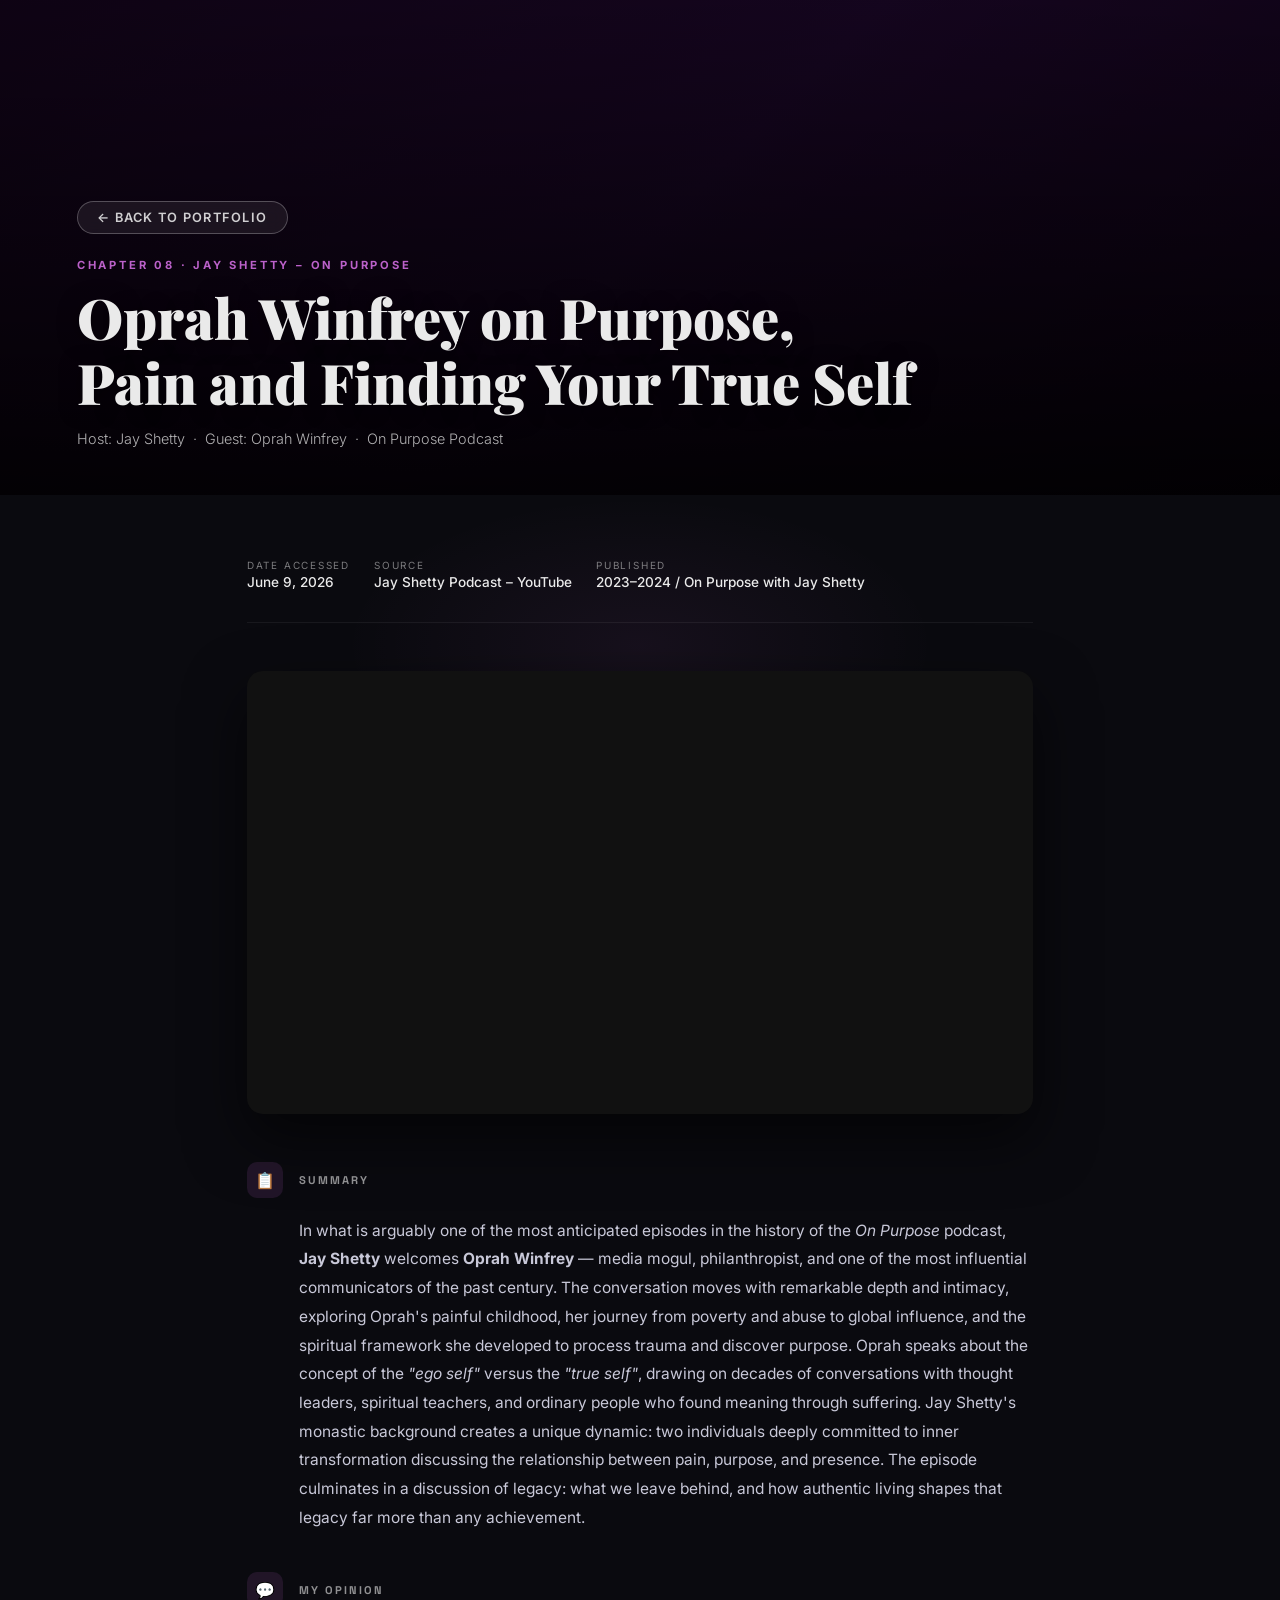
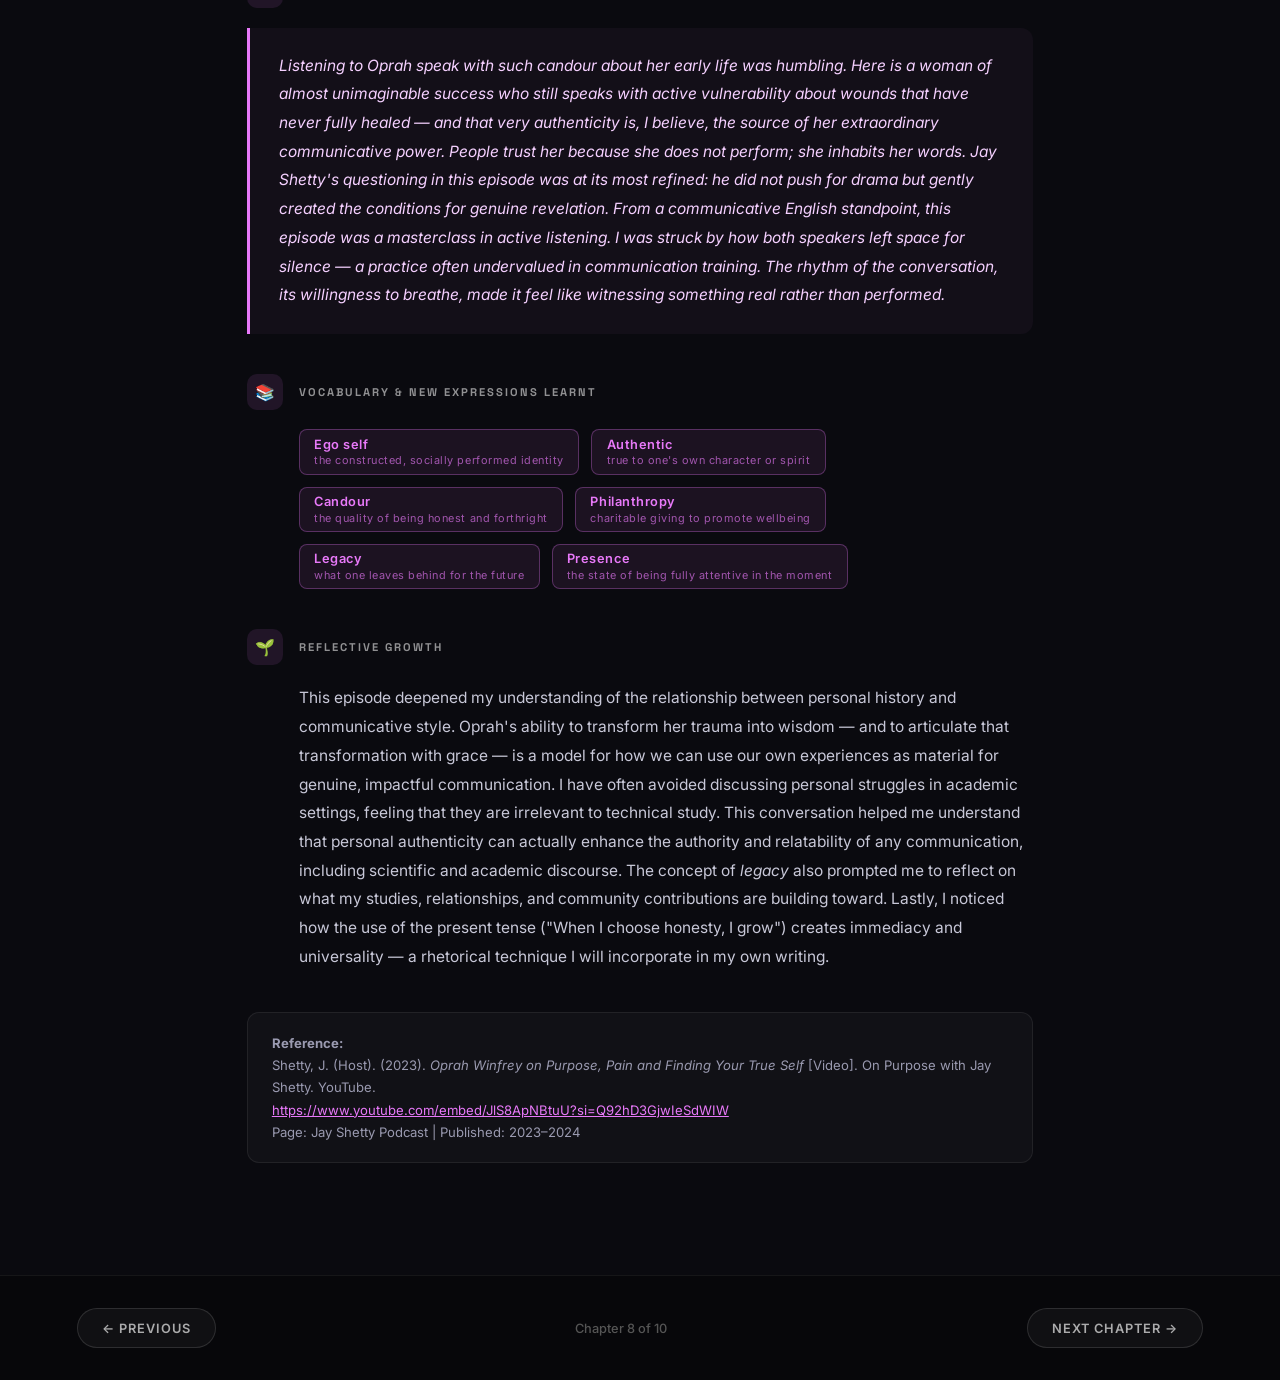
<file: chapter8.html>
<!DOCTYPE html>
<html lang="en">
<head>
  <meta charset="UTF-8" />
  <meta name="viewport" content="width=device-width, initial-scale=1.0" />
  <title>Chapter 8 – Jay Shetty | E-Portfolio</title>
  <link rel="stylesheet" href="chapter-styles.css" />
  <style>
    body.chapter-page { background: #0D080F; }
    .ch-hero-bg { background: linear-gradient(135deg, #1E0828, #2D0E40, #1A0625); }
    .ch-chapter-label { color: #e879f9; }
    .ch-section-icon { background: rgba(232,121,249,0.1); color: #e879f9; }
    .ch-opinion-box { border-color: #e879f9; background: rgba(232,121,249,0.04); color: #F5D0FF; }
    .vocab-chip { background: rgba(232,121,249,0.08); border-color: rgba(232,121,249,0.3); color: #e879f9; }
    .ch-ref-box a { color: #e879f9; }
    .ch-body::before { background: radial-gradient(ellipse, rgba(232,121,249,0.06) 0%, transparent 70%); }
  </style>
</head>
<body class="chapter-page">

<div class="ch-hero">
  <div class="ch-hero-bg"></div>
  <div class="ch-hero-overlay"></div>
  <div class="ch-hero-content">
    <a href="index.html" class="ch-back-btn">← Back to Portfolio</a>
    <div class="ch-chapter-label">Chapter 08 · Jay Shetty – On Purpose</div>
    <h1 class="ch-main-title">Oprah Winfrey on Purpose,<br>Pain and Finding Your True Self</h1>
    <div class="ch-host-line">Host: Jay Shetty &nbsp;·&nbsp; Guest: Oprah Winfrey &nbsp;·&nbsp; On Purpose Podcast</div>
  </div>
</div>

<div class="ch-body">
<div class="ch-content">

  <div class="ch-meta-row reveal">
    <div class="ch-meta-pill"><span class="ch-meta-pill-label">Date Accessed</span><span class="ch-meta-pill-value">June 9, 2026</span></div>
    <div class="ch-meta-pill"><span class="ch-meta-pill-label">Source</span><span class="ch-meta-pill-value">Jay Shetty Podcast – YouTube</span></div>
    <div class="ch-meta-pill"><span class="ch-meta-pill-label">Published</span><span class="ch-meta-pill-value">2023–2024 / On Purpose with Jay Shetty</span></div>
  </div>

  <div class="ch-video-wrap reveal">
    <iframe
      src="https://www.youtube.com/embed/JlS8ApNBtuU?si=Q92hD3GjwIeSdWIW"
      title="Oprah Winfrey On Purpose with Jay Shetty"
      allow="accelerometer; autoplay; clipboard-write; encrypted-media; gyroscope; picture-in-picture"
      allowfullscreen>
    </iframe>
  </div>

  <div class="ch-section reveal">
    <div class="ch-section-header">
      <div class="ch-section-icon">📋</div>
      <div class="ch-section-title">Summary</div>
    </div>
    <div class="ch-section-body">
      In what is arguably one of the most anticipated episodes in the history of the <em>On Purpose</em> podcast, <strong>Jay Shetty</strong> welcomes <strong>Oprah Winfrey</strong> — media mogul, philanthropist, and one of the most influential communicators of the past century. The conversation moves with remarkable depth and intimacy, exploring Oprah's painful childhood, her journey from poverty and abuse to global influence, and the spiritual framework she developed to process trauma and discover purpose. Oprah speaks about the concept of the <em>"ego self"</em> versus the <em>"true self"</em>, drawing on decades of conversations with thought leaders, spiritual teachers, and ordinary people who found meaning through suffering. Jay Shetty's monastic background creates a unique dynamic: two individuals deeply committed to inner transformation discussing the relationship between pain, purpose, and presence. The episode culminates in a discussion of legacy: what we leave behind, and how authentic living shapes that legacy far more than any achievement.
    </div>
  </div>

  <div class="ch-section reveal">
    <div class="ch-section-header">
      <div class="ch-section-icon">💬</div>
      <div class="ch-section-title">My Opinion</div>
    </div>
    <div class="ch-opinion-box">
      Listening to Oprah speak with such candour about her early life was humbling. Here is a woman of almost unimaginable success who still speaks with active vulnerability about wounds that have never fully healed — and that very authenticity is, I believe, the source of her extraordinary communicative power. People trust her because she does not perform; she inhabits her words. Jay Shetty's questioning in this episode was at its most refined: he did not push for drama but gently created the conditions for genuine revelation. From a communicative English standpoint, this episode was a masterclass in active listening. I was struck by how both speakers left space for silence — a practice often undervalued in communication training. The rhythm of the conversation, its willingness to breathe, made it feel like witnessing something real rather than performed.
    </div>
  </div>

  <div class="ch-section reveal">
    <div class="ch-section-header">
      <div class="ch-section-icon">📚</div>
      <div class="ch-section-title">Vocabulary &amp; New Expressions Learnt</div>
    </div>
    <div class="ch-vocab-grid">
      <div class="vocab-chip">Ego self <span>the constructed, socially performed identity</span></div>
      <div class="vocab-chip">Authentic <span>true to one's own character or spirit</span></div>
      <div class="vocab-chip">Candour <span>the quality of being honest and forthright</span></div>
      <div class="vocab-chip">Philanthropy <span>charitable giving to promote wellbeing</span></div>
      <div class="vocab-chip">Legacy <span>what one leaves behind for the future</span></div>
      <div class="vocab-chip">Presence <span>the state of being fully attentive in the moment</span></div>
    </div>
  </div>

  <div class="ch-section reveal">
    <div class="ch-section-header">
      <div class="ch-section-icon">🌱</div>
      <div class="ch-section-title">Reflective Growth</div>
    </div>
    <div class="ch-section-body">
      This episode deepened my understanding of the relationship between personal history and communicative style. Oprah's ability to transform her trauma into wisdom — and to articulate that transformation with grace — is a model for how we can use our own experiences as material for genuine, impactful communication. I have often avoided discussing personal struggles in academic settings, feeling that they are irrelevant to technical study. This conversation helped me understand that personal authenticity can actually enhance the authority and relatability of any communication, including scientific and academic discourse. The concept of <em>legacy</em> also prompted me to reflect on what my studies, relationships, and community contributions are building toward. Lastly, I noticed how the use of the present tense ("When I choose honesty, I grow") creates immediacy and universality — a rhetorical technique I will incorporate in my own writing.
    </div>
  </div>

  <div class="ch-ref-box reveal">
    <strong>Reference:</strong><br>
    Shetty, J. (Host). (2023). <em>Oprah Winfrey on Purpose, Pain and Finding Your True Self</em> [Video]. On Purpose with Jay Shetty. YouTube.
    <br><a href="https://www.youtube.com/embed/JlS8ApNBtuU?si=Q92hD3GjwIeSdWIW" target="_blank" rel="noopener">https://www.youtube.com/embed/JlS8ApNBtuU?si=Q92hD3GjwIeSdWIW</a>
    <br>Page: Jay Shetty Podcast | Published: 2023–2024
  </div>

</div>
<div class="ch-bottom-nav">
  <a href="chapter7.html" class="ch-nav-btn">← Previous</a>
  <span style="font-size:.8rem;color:#555;font-weight:500">Chapter 8 of 10</span>
  <a href="chapter9.html" class="ch-nav-btn">Next Chapter →</a>
</div>
</div>
<script src="chapter-script.js"></script>
</body>
</html>
</file>
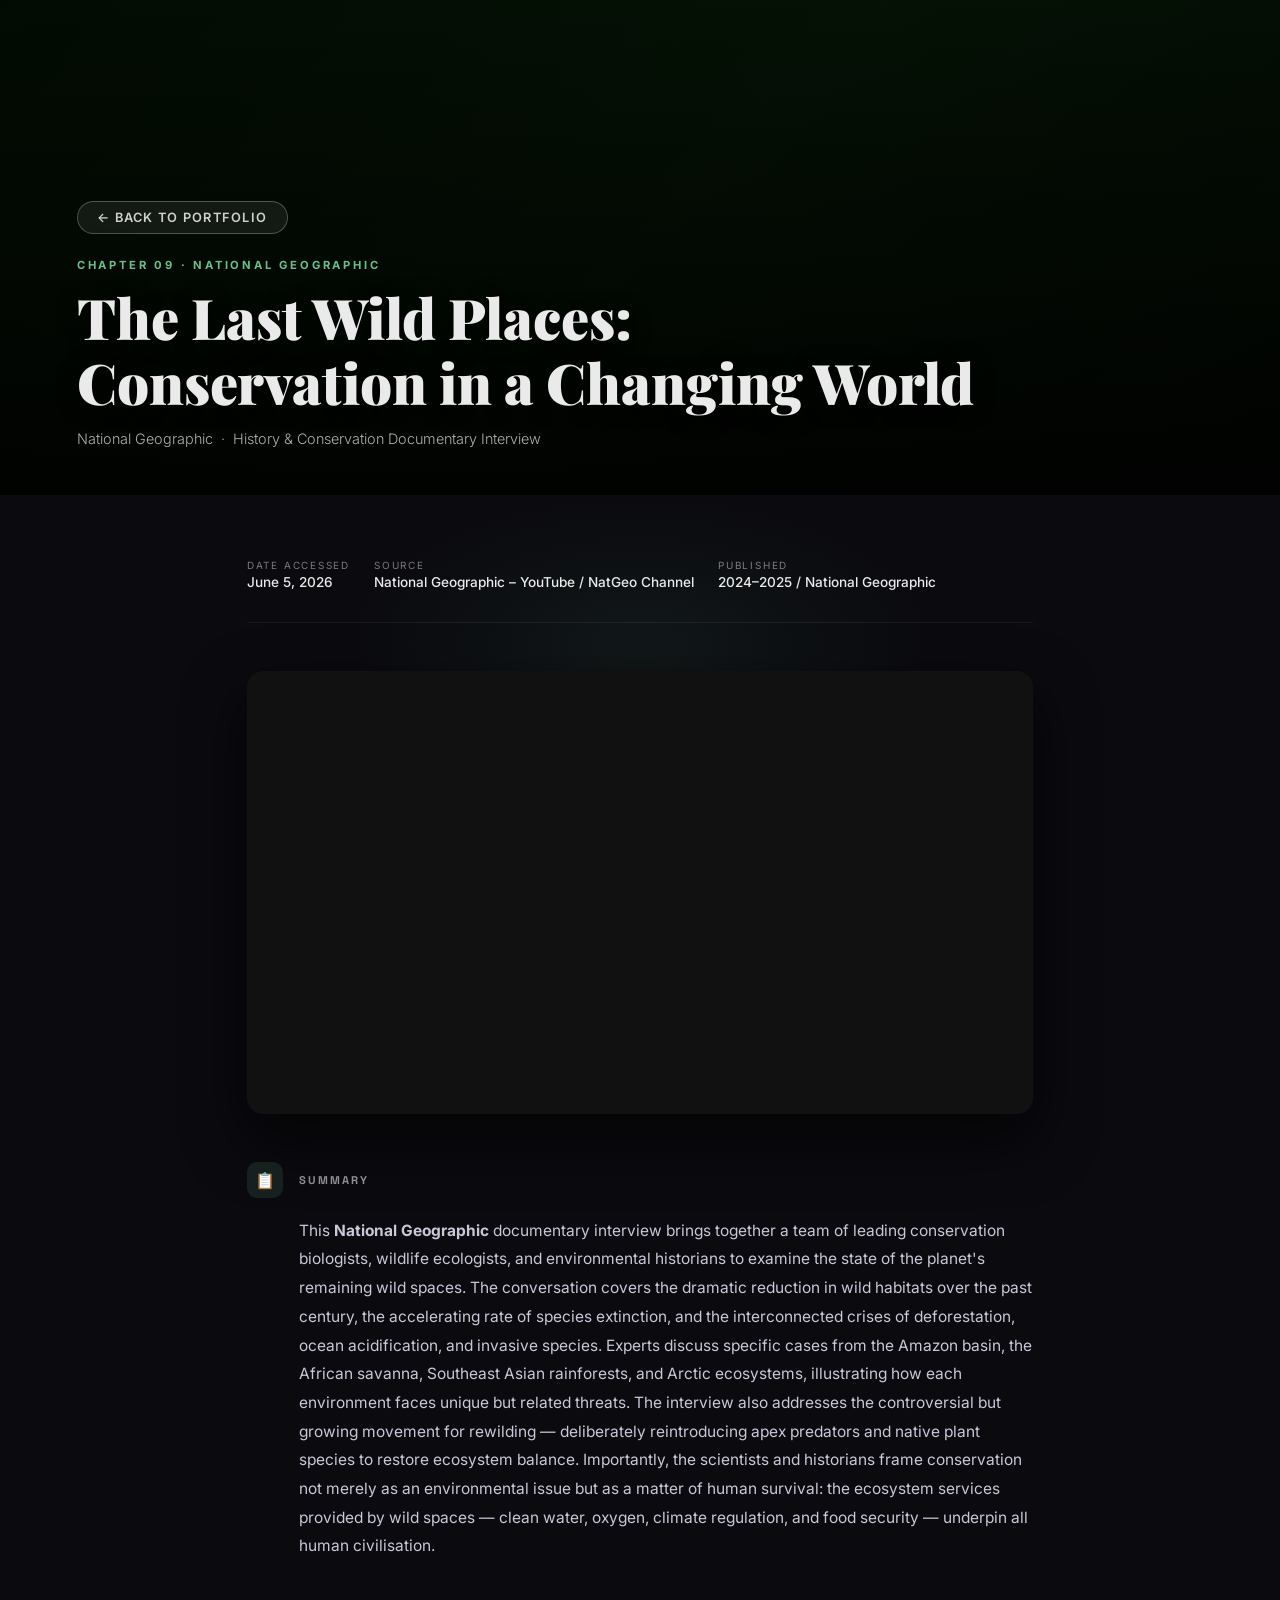
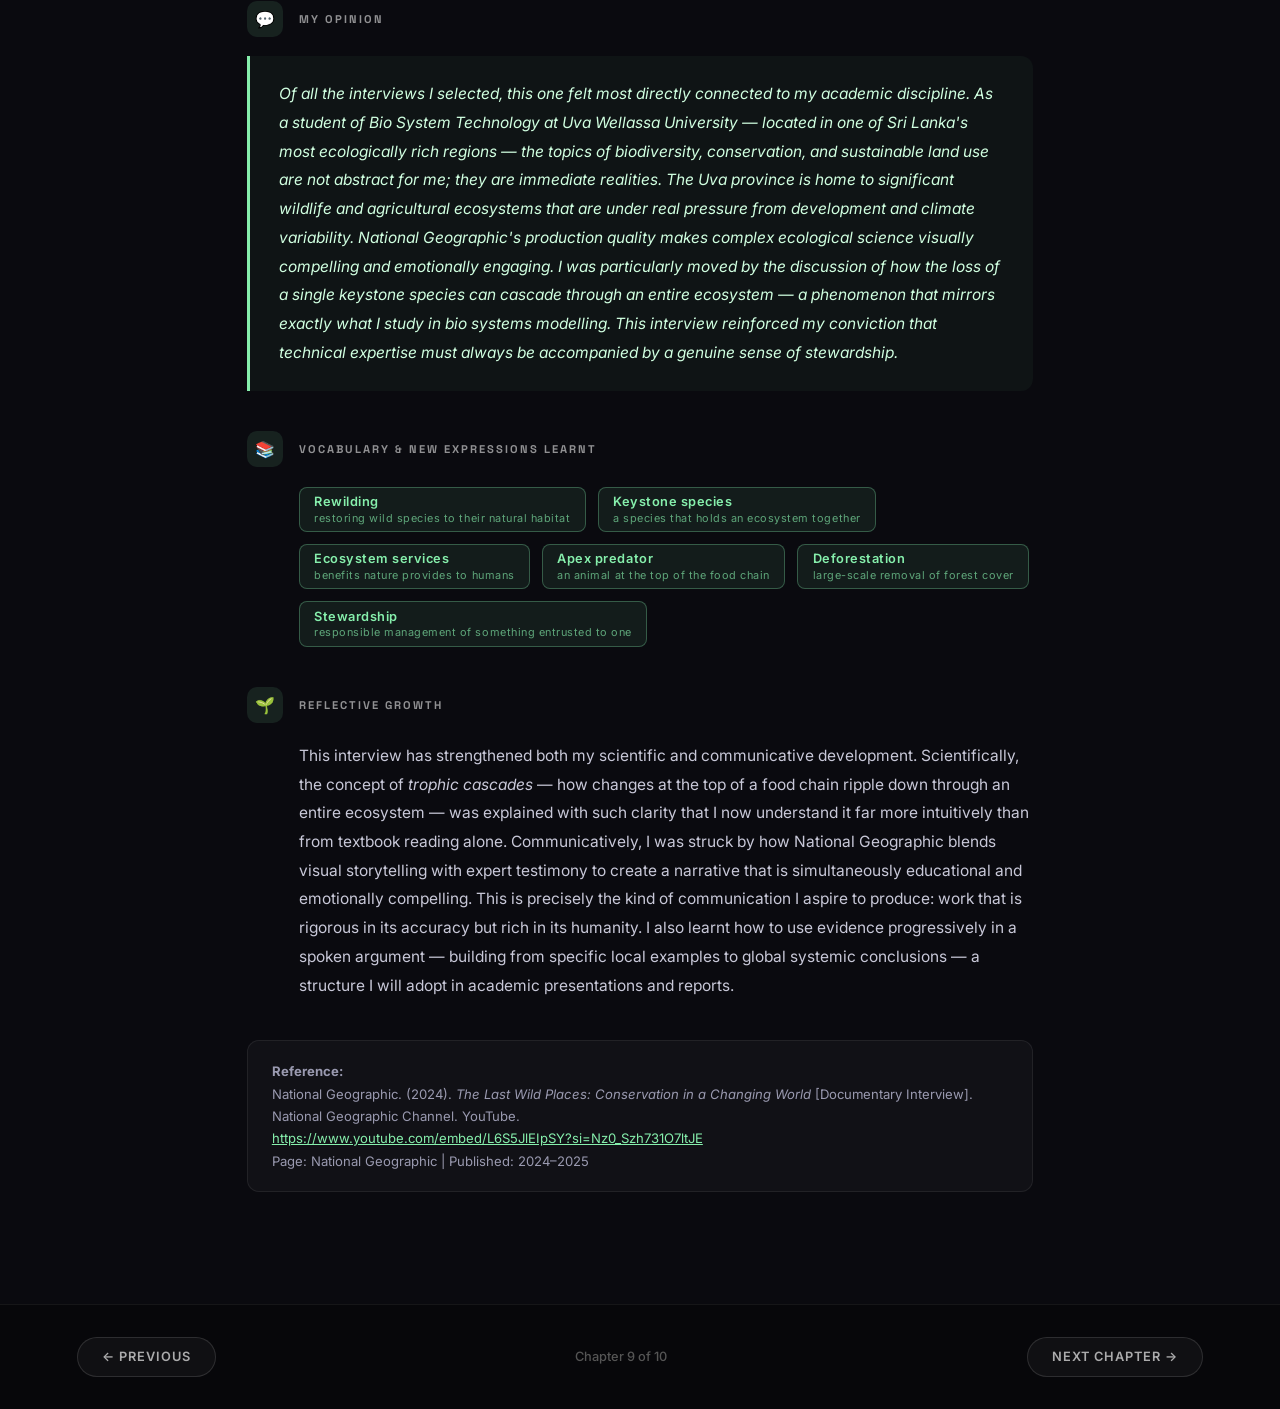
<file: chapter9.html>
<!DOCTYPE html>
<html lang="en">
<head>
  <meta charset="UTF-8" />
  <meta name="viewport" content="width=device-width, initial-scale=1.0" />
  <title>Chapter 9 – National Geographic | E-Portfolio</title>
  <link rel="stylesheet" href="chapter-styles.css" />
  <style>
    body.chapter-page { background: #080C0A; }
    .ch-hero-bg { background: linear-gradient(135deg, #081A08, #102810, #081808); }
    .ch-chapter-label { color: #86efac; }
    .ch-section-icon { background: rgba(134,239,172,0.1); color: #86efac; }
    .ch-opinion-box { border-color: #86efac; background: rgba(134,239,172,0.04); color: #D0FFE0; }
    .vocab-chip { background: rgba(134,239,172,0.08); border-color: rgba(134,239,172,0.3); color: #86efac; }
    .ch-ref-box a { color: #86efac; }
    .ch-body::before { background: radial-gradient(ellipse, rgba(134,239,172,0.06) 0%, transparent 70%); }
  </style>
</head>
<body class="chapter-page">

<div class="ch-hero">
  <div class="ch-hero-bg"></div>
  <div class="ch-hero-overlay"></div>
  <div class="ch-hero-content">
    <a href="index.html" class="ch-back-btn">← Back to Portfolio</a>
    <div class="ch-chapter-label">Chapter 09 · National Geographic</div>
    <h1 class="ch-main-title">The Last Wild Places:<br>Conservation in a Changing World</h1>
    <div class="ch-host-line">National Geographic &nbsp;·&nbsp; History &amp; Conservation Documentary Interview</div>
  </div>
</div>

<div class="ch-body">
<div class="ch-content">

  <div class="ch-meta-row reveal">
    <div class="ch-meta-pill"><span class="ch-meta-pill-label">Date Accessed</span><span class="ch-meta-pill-value">June 5, 2026</span></div>
    <div class="ch-meta-pill"><span class="ch-meta-pill-label">Source</span><span class="ch-meta-pill-value">National Geographic – YouTube / NatGeo Channel</span></div>
    <div class="ch-meta-pill"><span class="ch-meta-pill-label">Published</span><span class="ch-meta-pill-value">2024–2025 / National Geographic</span></div>
  </div>

  <div class="ch-video-wrap reveal">
    <iframe
      src="https://www.youtube.com/embed/L6S5JlEIpSY?si=Nz0_Szh731O7ltJE"
      title="National Geographic – Conservation in a Changing World"
      allow="accelerometer; autoplay; clipboard-write; encrypted-media; gyroscope; picture-in-picture"
      allowfullscreen>
    </iframe>
  </div>

  <div class="ch-section reveal">
    <div class="ch-section-header">
      <div class="ch-section-icon">📋</div>
      <div class="ch-section-title">Summary</div>
    </div>
    <div class="ch-section-body">
      This <strong>National Geographic</strong> documentary interview brings together a team of leading conservation biologists, wildlife ecologists, and environmental historians to examine the state of the planet's remaining wild spaces. The conversation covers the dramatic reduction in wild habitats over the past century, the accelerating rate of species extinction, and the interconnected crises of deforestation, ocean acidification, and invasive species. Experts discuss specific cases from the Amazon basin, the African savanna, Southeast Asian rainforests, and Arctic ecosystems, illustrating how each environment faces unique but related threats. The interview also addresses the controversial but growing movement for rewilding — deliberately reintroducing apex predators and native plant species to restore ecosystem balance. Importantly, the scientists and historians frame conservation not merely as an environmental issue but as a matter of human survival: the ecosystem services provided by wild spaces — clean water, oxygen, climate regulation, and food security — underpin all human civilisation.
    </div>
  </div>

  <div class="ch-section reveal">
    <div class="ch-section-header">
      <div class="ch-section-icon">💬</div>
      <div class="ch-section-title">My Opinion</div>
    </div>
    <div class="ch-opinion-box">
      Of all the interviews I selected, this one felt most directly connected to my academic discipline. As a student of Bio System Technology at Uva Wellassa University — located in one of Sri Lanka's most ecologically rich regions — the topics of biodiversity, conservation, and sustainable land use are not abstract for me; they are immediate realities. The Uva province is home to significant wildlife and agricultural ecosystems that are under real pressure from development and climate variability. National Geographic's production quality makes complex ecological science visually compelling and emotionally engaging. I was particularly moved by the discussion of how the loss of a single keystone species can cascade through an entire ecosystem — a phenomenon that mirrors exactly what I study in bio systems modelling. This interview reinforced my conviction that technical expertise must always be accompanied by a genuine sense of stewardship.
    </div>
  </div>

  <div class="ch-section reveal">
    <div class="ch-section-header">
      <div class="ch-section-icon">📚</div>
      <div class="ch-section-title">Vocabulary &amp; New Expressions Learnt</div>
    </div>
    <div class="ch-vocab-grid">
      <div class="vocab-chip">Rewilding <span>restoring wild species to their natural habitat</span></div>
      <div class="vocab-chip">Keystone species <span>a species that holds an ecosystem together</span></div>
      <div class="vocab-chip">Ecosystem services <span>benefits nature provides to humans</span></div>
      <div class="vocab-chip">Apex predator <span>an animal at the top of the food chain</span></div>
      <div class="vocab-chip">Deforestation <span>large-scale removal of forest cover</span></div>
      <div class="vocab-chip">Stewardship <span>responsible management of something entrusted to one</span></div>
    </div>
  </div>

  <div class="ch-section reveal">
    <div class="ch-section-header">
      <div class="ch-section-icon">🌱</div>
      <div class="ch-section-title">Reflective Growth</div>
    </div>
    <div class="ch-section-body">
      This interview has strengthened both my scientific and communicative development. Scientifically, the concept of <em>trophic cascades</em> — how changes at the top of a food chain ripple down through an entire ecosystem — was explained with such clarity that I now understand it far more intuitively than from textbook reading alone. Communicatively, I was struck by how National Geographic blends visual storytelling with expert testimony to create a narrative that is simultaneously educational and emotionally compelling. This is precisely the kind of communication I aspire to produce: work that is rigorous in its accuracy but rich in its humanity. I also learnt how to use evidence progressively in a spoken argument — building from specific local examples to global systemic conclusions — a structure I will adopt in academic presentations and reports.
    </div>
  </div>

  <div class="ch-ref-box reveal">
    <strong>Reference:</strong><br>
    National Geographic. (2024). <em>The Last Wild Places: Conservation in a Changing World</em> [Documentary Interview]. National Geographic Channel. YouTube.
    <br><a href="https://www.youtube.com/embed/L6S5JlEIpSY?si=Nz0_Szh731O7ltJE" target="_blank" rel="noopener">https://www.youtube.com/embed/L6S5JlEIpSY?si=Nz0_Szh731O7ltJE</a>
    <br>Page: National Geographic | Published: 2024–2025
  </div>

</div>
<div class="ch-bottom-nav">
  <a href="chapter8.html" class="ch-nav-btn">← Previous</a>
  <span style="font-size:.8rem;color:#555;font-weight:500">Chapter 9 of 10</span>
  <a href="chapter10.html" class="ch-nav-btn">Next Chapter →</a>
</div>
</div>
<script src="chapter-script.js"></script>
</body>
</html>
</file>
<file: styles.css>
/* ====================================================
   E-PORTFOLIO - S.A.D. Induwara | UWU/BBST/24/030
   Communicative English – FOT CA1
   ==================================================== */

@import url('https://fonts.googleapis.com/css2?family=Playfair+Display:wght@400;700;900&family=Inter:wght@300;400;500;600;700&family=Space+Grotesk:wght@300;400;500;700&display=swap');

/* === CSS VARIABLES === */
:root {
  --gold: #D4AF37;
  --gold-light: #F5D87B;
  --dark: #0A0A0F;
  --darker: #060609;
  --text-main: #EAEAEA;
  --text-muted: #9A9AB0;
  --glass: rgba(255,255,255,0.04);
  --glass-border: rgba(255,255,255,0.08);
  --card-hover: rgba(212,175,55,0.06);
}

/* === RESET === */
*, *::before, *::after { margin:0; padding:0; box-sizing:border-box; }
html { scroll-behavior: smooth; }
body {
  font-family: 'Inter', sans-serif;
  background: var(--darker);
  color: var(--text-main);
  overflow-x: hidden;
  min-height: 100vh;
}

/* === PARTICLE CANVAS === */
#particles-canvas {
  position: fixed;
  top: 0; left: 0;
  width: 100%; height: 100%;
  z-index: 0;
  pointer-events: none;
}

/* === NAVIGATION === */
.nav {
  position: fixed;
  top: 0; left: 0; right: 0;
  z-index: 1000;
  display: flex;
  justify-content: space-between;
  align-items: center;
  padding: 1.2rem 4rem;
  background: rgba(6,6,9,0.85);
  backdrop-filter: blur(20px);
  border-bottom: 1px solid var(--glass-border);
  transition: all 0.4s ease;
}
.nav.scrolled {
  padding: 0.8rem 4rem;
  background: rgba(6,6,9,0.98);
}
.nav-logo {
  font-family: 'Playfair Display', serif;
  font-size: 1.3rem;
  font-weight: 700;
  color: var(--gold);
  letter-spacing: 0.05em;
  text-decoration: none;
}
.nav-links {
  display: flex;
  gap: 2rem;
  list-style: none;
}
.nav-links a {
  color: var(--text-muted);
  text-decoration: none;
  font-size: 0.85rem;
  font-weight: 500;
  letter-spacing: 0.08em;
  text-transform: uppercase;
  transition: color 0.3s ease;
}
.nav-links a:hover { color: var(--gold); }

/* === HERO SECTION === */
.hero {
  position: relative;
  min-height: 100vh;
  display: flex;
  flex-direction: column;
  align-items: center;
  justify-content: center;
  padding: 8rem 2rem 4rem;
  z-index: 1;
  overflow: hidden;
}
.hero::before {
  content: '';
  position: absolute;
  top: -50%;
  left: 50%;
  transform: translateX(-50%);
  width: 900px;
  height: 900px;
  background: radial-gradient(ellipse, rgba(212,175,55,0.08) 0%, transparent 70%);
  pointer-events: none;
  animation: pulse-glow 6s ease-in-out infinite;
}
@keyframes pulse-glow {
  0%, 100% { opacity: 0.6; transform: translateX(-50%) scale(1); }
  50% { opacity: 1; transform: translateX(-50%) scale(1.1); }
}

.hero-badge {
  display: inline-flex;
  align-items: center;
  gap: 0.5rem;
  background: rgba(212,175,55,0.1);
  border: 1px solid rgba(212,175,55,0.3);
  border-radius: 50px;
  padding: 0.4rem 1.2rem;
  font-size: 0.75rem;
  font-weight: 600;
  letter-spacing: 0.15em;
  text-transform: uppercase;
  color: var(--gold);
  margin-bottom: 2rem;
  animation: fade-down 0.8s ease both;
}
.hero-badge::before {
  content: '◆';
  font-size: 0.5rem;
  animation: spin 4s linear infinite;
}
@keyframes spin { to { transform: rotate(360deg); } }

.hero-name {
  font-family: 'Playfair Display', serif;
  font-size: clamp(3rem, 8vw, 6.5rem);
  font-weight: 900;
  line-height: 1;
  text-align: center;
  letter-spacing: -0.02em;
  background: linear-gradient(135deg, #FFFFFF 0%, var(--gold-light) 50%, var(--gold) 100%);
  -webkit-background-clip: text;
  -webkit-text-fill-color: transparent;
  background-clip: text;
  animation: fade-up 0.9s ease 0.1s both;
}

.hero-subtitle {
  font-family: 'Space Grotesk', sans-serif;
  font-size: clamp(0.9rem, 2vw, 1.15rem);
  color: var(--text-muted);
  margin-top: 1.2rem;
  text-align: center;
  font-weight: 300;
  letter-spacing: 0.08em;
  animation: fade-up 0.9s ease 0.2s both;
}

.hero-meta {
  display: flex;
  gap: 2rem;
  margin-top: 2rem;
  flex-wrap: wrap;
  justify-content: center;
  animation: fade-up 0.9s ease 0.3s both;
}
.meta-item {
  text-align: center;
}
.meta-label {
  font-size: 0.7rem;
  text-transform: uppercase;
  letter-spacing: 0.12em;
  color: var(--text-muted);
  margin-bottom: 0.2rem;
}
.meta-value {
  font-family: 'Space Grotesk', sans-serif;
  font-size: 0.9rem;
  color: var(--gold-light);
  font-weight: 500;
}

.hero-divider {
  width: 1px;
  height: 3rem;
  background: linear-gradient(to bottom, transparent, var(--glass-border), transparent);
  margin: 2.5rem auto;
  animation: fade-in 1s ease 0.5s both;
}

/* === ASSIGNMENT INFO CARD === */
.assignment-card {
  background: var(--glass);
  border: 1px solid var(--glass-border);
  border-radius: 16px;
  padding: 2rem 3rem;
  margin: 2rem auto;
  max-width: 750px;
  width: 100%;
  display: grid;
  grid-template-columns: repeat(auto-fit, minmax(160px,1fr));
  gap: 1.5rem;
  animation: fade-up 1s ease 0.4s both;
  backdrop-filter: blur(10px);
}
.assignment-item .a-label {
  font-size: 0.65rem;
  text-transform: uppercase;
  letter-spacing: 0.15em;
  color: var(--gold);
  margin-bottom: 0.3rem;
}
.assignment-item .a-value {
  font-size: 0.9rem;
  color: var(--text-main);
  font-weight: 500;
}

/* === SECTION HEADING === */
.section-heading {
  text-align: center;
  margin-bottom: 4rem;
  position: relative;
  z-index: 1;
}
.section-eyebrow {
  font-size: 0.7rem;
  letter-spacing: 0.2em;
  text-transform: uppercase;
  color: var(--gold);
  margin-bottom: 0.8rem;
}
.section-title {
  font-family: 'Playfair Display', serif;
  font-size: clamp(2rem, 5vw, 3.5rem);
  font-weight: 700;
  line-height: 1.15;
}
.section-title span {
  background: linear-gradient(135deg, var(--gold-light), var(--gold));
  -webkit-background-clip: text;
  -webkit-text-fill-color: transparent;
  background-clip: text;
}

/* === CHAPTERS GRID === */
.chapters-section {
  position: relative;
  z-index: 1;
  padding: 6rem 4rem;
  max-width: 1400px;
  margin: 0 auto;
}
.chapters-grid {
  display: grid;
  grid-template-columns: repeat(auto-fill, minmax(280px, 1fr));
  gap: 1.5rem;
}
.chapter-card {
  position: relative;
  background: var(--glass);
  border: 1px solid var(--glass-border);
  border-radius: 20px;
  padding: 2rem;
  cursor: pointer;
  text-decoration: none;
  color: inherit;
  overflow: hidden;
  transition: transform 0.4s cubic-bezier(0.175, 0.885, 0.32, 1.275),
              border-color 0.3s ease,
              box-shadow 0.4s ease;
  display: flex;
  flex-direction: column;
  gap: 1rem;
  animation: fade-up 0.6s ease both;
}
.chapter-card:nth-child(1) { animation-delay: 0.05s; }
.chapter-card:nth-child(2) { animation-delay: 0.1s; }
.chapter-card:nth-child(3) { animation-delay: 0.15s; }
.chapter-card:nth-child(4) { animation-delay: 0.2s; }
.chapter-card:nth-child(5) { animation-delay: 0.25s; }
.chapter-card:nth-child(6) { animation-delay: 0.3s; }
.chapter-card:nth-child(7) { animation-delay: 0.35s; }
.chapter-card:nth-child(8) { animation-delay: 0.4s; }
.chapter-card:nth-child(9) { animation-delay: 0.45s; }
.chapter-card:nth-child(10) { animation-delay: 0.5s; }

.chapter-card:hover {
  transform: translateY(-8px) scale(1.01);
  border-color: var(--gold);
  box-shadow: 0 20px 60px rgba(212,175,55,0.15), 0 0 0 1px rgba(212,175,55,0.2);
  background: var(--card-hover);
}
.chapter-card::after {
  content: '';
  position: absolute;
  inset: 0;
  background: linear-gradient(135deg, rgba(212,175,55,0.05) 0%, transparent 60%);
  opacity: 0;
  transition: opacity 0.3s ease;
  border-radius: 20px;
}
.chapter-card:hover::after { opacity: 1; }

.ch-number {
  font-family: 'Playfair Display', serif;
  font-size: 3rem;
  font-weight: 900;
  line-height: 1;
  color: rgba(212,175,55,0.15);
  position: absolute;
  top: 1.2rem;
  right: 1.5rem;
  transition: color 0.3s ease;
}
.chapter-card:hover .ch-number { color: rgba(212,175,55,0.3); }

.ch-source-badge {
  display: inline-block;
  font-size: 0.65rem;
  letter-spacing: 0.15em;
  text-transform: uppercase;
  padding: 0.25rem 0.75rem;
  border-radius: 50px;
  font-weight: 600;
  border: 1px solid;
}
.ch-title {
  font-family: 'Playfair Display', serif;
  font-size: 1.05rem;
  font-weight: 700;
  line-height: 1.35;
  padding-right: 3rem;
}
.ch-host {
  font-size: 0.8rem;
  color: var(--text-muted);
}
.ch-arrow {
  display: flex;
  align-items: center;
  gap: 0.4rem;
  font-size: 0.75rem;
  color: var(--gold);
  font-weight: 600;
  letter-spacing: 0.08em;
  text-transform: uppercase;
  margin-top: auto;
  opacity: 0;
  transform: translateX(-5px);
  transition: all 0.3s ease;
}
.chapter-card:hover .ch-arrow {
  opacity: 1;
  transform: translateX(0);
}

/* === CRITERIA TABLE === */
.criteria-section {
  position: relative;
  z-index: 1;
  padding: 4rem;
  max-width: 900px;
  margin: 0 auto;
}
.criteria-grid {
  display: grid;
  grid-template-columns: 1fr;
  gap: 0.8rem;
}
.criteria-row {
  display: flex;
  justify-content: space-between;
  align-items: center;
  padding: 1rem 1.5rem;
  background: var(--glass);
  border: 1px solid var(--glass-border);
  border-radius: 12px;
  transition: all 0.3s ease;
}
.criteria-row:hover {
  border-color: rgba(212,175,55,0.3);
  background: var(--card-hover);
}
.criteria-name {
  font-size: 0.9rem;
  font-weight: 500;
}
.criteria-bar-wrap {
  flex: 1;
  margin: 0 2rem;
  height: 4px;
  background: rgba(255,255,255,0.06);
  border-radius: 2px;
  overflow: hidden;
}
.criteria-bar {
  height: 100%;
  background: linear-gradient(90deg, var(--gold), var(--gold-light));
  border-radius: 2px;
  transition: width 1.5s cubic-bezier(0.4,0,0.2,1);
}
.criteria-marks {
  font-family: 'Space Grotesk', sans-serif;
  font-size: 1.1rem;
  font-weight: 700;
  color: var(--gold);
}

/* === FOOTER === */
footer {
  position: relative;
  z-index: 1;
  text-align: center;
  padding: 3rem 2rem;
  border-top: 1px solid var(--glass-border);
  color: var(--text-muted);
  font-size: 0.8rem;
}
footer span { color: var(--gold); }

/* === ANIMATIONS === */
@keyframes fade-up {
  from { opacity: 0; transform: translateY(30px); }
  to   { opacity: 1; transform: translateY(0); }
}
@keyframes fade-down {
  from { opacity: 0; transform: translateY(-20px); }
  to   { opacity: 1; transform: translateY(0); }
}
@keyframes fade-in {
  from { opacity: 0; }
  to   { opacity: 1; }
}
.reveal {
  opacity: 0;
  transform: translateY(40px);
  transition: all 0.8s cubic-bezier(0.4,0,0.2,1);
}
.reveal.visible {
  opacity: 1;
  transform: translateY(0);
}

/* === RESPONSIVE === */
@media (max-width: 768px) {
  .nav { padding: 1rem 1.5rem; }
  .nav.scrolled { padding: 0.7rem 1.5rem; }
  .nav-links { display: none; }
  .hero { padding: 7rem 1.5rem 3rem; }
  .chapters-section { padding: 4rem 1.5rem; }
  .criteria-section { padding: 3rem 1.5rem; }
  .assignment-card { padding: 1.5rem; }
  .chapters-grid { grid-template-columns: 1fr; }
}

/* Source badge colors */
.badge-ted { background: rgba(235,55,55,0.12); color: #f87171; border-color: rgba(235,55,55,0.3); }
.badge-bbc { background: rgba(197,75,55,0.12); color: #fca5a5; border-color: rgba(197,75,55,0.3); }
.badge-doac { background: rgba(212,175,55,0.12); color: var(--gold-light); border-color: rgba(212,175,55,0.3); }
.badge-jay { background: rgba(99,102,241,0.12); color: #a5b4fc; border-color: rgba(99,102,241,0.3); }
.badge-nyt { background: rgba(55,155,100,0.12); color: #6ee7b7; border-color: rgba(55,155,100,0.3); }
.badge-natgeo { background: rgba(255,165,0,0.12); color: #fbbf24; border-color: rgba(255,165,0,0.3); }
</file>
<file: chapter-styles.css>
/* =====================================================
   CHAPTER PAGE STYLES  – shared across all 10 chapters
   ===================================================== */

@import url('https://fonts.googleapis.com/css2?family=Playfair+Display:ital,wght@0,400;0,700;0,900;1,400&family=Inter:wght@300;400;500;600;700&family=Space+Grotesk:wght@300;400;500;700&display=swap');

*, *::before, *::after { margin:0; padding:0; box-sizing:border-box; }
html { scroll-behavior: smooth; }

body.chapter-page {
  font-family: 'Inter', sans-serif;
  color: #EAEAEA;
  min-height: 100vh;
  overflow-x: hidden;
}

/* === CHAPTER HERO BG === */
.ch-hero {
  position: relative;
  min-height: 55vh;
  display: flex;
  align-items: flex-end;
  padding: 6rem 6% 3rem;
  overflow: hidden;
}
.ch-hero-overlay {
  position: absolute;
  inset: 0;
  background: linear-gradient(to bottom, rgba(0,0,0,0.25) 0%, rgba(0,0,0,0.88) 100%);
}
.ch-hero-bg {
  position: absolute;
  inset: 0;
  background-size: cover;
  background-position: center;
  transform: scale(1.08);
  transition: transform 8s ease;
  filter: brightness(0.55) saturate(1.2);
}
.ch-hero:hover .ch-hero-bg { transform: scale(1); }
.ch-hero-content {
  position: relative;
  z-index: 1;
  max-width: 900px;
}
.ch-back-btn {
  display: inline-flex;
  align-items: center;
  gap: 0.5rem;
  font-size: 0.8rem;
  font-weight: 600;
  letter-spacing: 0.1em;
  text-transform: uppercase;
  text-decoration: none;
  padding: 0.5rem 1.2rem;
  border-radius: 50px;
  margin-bottom: 1.5rem;
  border: 1px solid rgba(255,255,255,0.25);
  color: rgba(255,255,255,0.8);
  backdrop-filter: blur(8px);
  background: rgba(255,255,255,0.07);
  transition: all 0.3s ease;
}
.ch-back-btn:hover {
  background: rgba(255,255,255,0.15);
  color: #fff;
}
.ch-chapter-label {
  font-size: 0.7rem;
  letter-spacing: 0.25em;
  text-transform: uppercase;
  font-weight: 700;
  margin-bottom: 0.8rem;
  opacity: 0.8;
}
.ch-main-title {
  font-family: 'Playfair Display', serif;
  font-size: clamp(1.8rem, 4.5vw, 3.5rem);
  font-weight: 900;
  line-height: 1.15;
  margin-bottom: 1rem;
  text-shadow: 0 2px 20px rgba(0,0,0,0.5);
}
.ch-host-line {
  font-size: 0.9rem;
  opacity: 0.75;
  font-weight: 300;
}

/* === PAGE BODY === */
.ch-body {
  background: #0A0A0F;
  position: relative;
}
.ch-body::before {
  content: '';
  position: absolute;
  top: 0; left: 50%;
  transform: translateX(-50%);
  width: 600px; height: 300px;
  pointer-events: none;
}

/* === CONTENT LAYOUT === */
.ch-content {
  max-width: 940px;
  margin: 0 auto;
  padding: 4rem 6%;
}

/* META ROW */
.ch-meta-row {
  display: flex;
  gap: 1.5rem;
  flex-wrap: wrap;
  margin-bottom: 3rem;
  padding-bottom: 2rem;
  border-bottom: 1px solid rgba(255,255,255,0.06);
}
.ch-meta-pill {
  display: flex;
  flex-direction: column;
  gap: 0.2rem;
}
.ch-meta-pill-label {
  font-size: 0.62rem;
  letter-spacing: 0.18em;
  text-transform: uppercase;
  opacity: 0.5;
}
.ch-meta-pill-value {
  font-size: 0.85rem;
  font-weight: 500;
}

/* VIDEO EMBED */
.ch-video-wrap {
  position: relative;
  border-radius: 16px;
  overflow: hidden;
  margin-bottom: 3rem;
  aspect-ratio: 16/9;
  background: #111;
  box-shadow: 0 25px 60px rgba(0,0,0,0.6);
}
.ch-video-wrap iframe {
  width: 100%; height: 100%;
  border: none;
  display: block;
}

/* SECTION BLOCKS */
.ch-section {
  margin-bottom: 2.5rem;
}
.ch-section-header {
  display: flex;
  align-items: center;
  gap: 1rem;
  margin-bottom: 1.2rem;
}
.ch-section-icon {
  width: 36px; height: 36px;
  border-radius: 10px;
  display: flex;
  align-items: center;
  justify-content: center;
  font-size: 1rem;
  flex-shrink: 0;
}
.ch-section-title {
  font-family: 'Space Grotesk', sans-serif;
  font-size: 0.7rem;
  letter-spacing: 0.18em;
  text-transform: uppercase;
  font-weight: 700;
  opacity: 0.6;
}
.ch-section-body {
  font-size: 0.97rem;
  line-height: 1.85;
  color: #C8C8D8;
  padding-left: 3.25rem;
}

/* QUOTE / OPINION BOX */
.ch-opinion-box {
  background: rgba(255,255,255,0.03);
  border-left: 3px solid;
  border-radius: 0 12px 12px 0;
  padding: 1.5rem 1.8rem;
  margin-bottom: 2.5rem;
  font-style: italic;
  font-size: 0.97rem;
  line-height: 1.85;
  color: #C8C8D8;
}

/* NEW WORDS */
.ch-vocab-grid {
  display: flex;
  flex-wrap: wrap;
  gap: 0.75rem;
  padding-left: 3.25rem;
}
.vocab-chip {
  border: 1px solid;
  border-radius: 8px;
  padding: 0.4rem 0.9rem;
  font-size: 0.8rem;
  font-weight: 600;
  letter-spacing: 0.04em;
}
.vocab-chip span {
  display: block;
  font-size: 0.68rem;
  font-weight: 400;
  opacity: 0.65;
  margin-top: 0.1rem;
}

/* REFERENCE */
.ch-ref-box {
  background: rgba(255,255,255,0.03);
  border: 1px solid rgba(255,255,255,0.07);
  border-radius: 12px;
  padding: 1.2rem 1.5rem;
  margin-bottom: 3rem;
  font-size: 0.82rem;
  line-height: 1.7;
  color: #9A9AB0;
}
.ch-ref-box a {
  word-break: break-all;
}

/* BOTTOM NAV */
.ch-bottom-nav {
  display: flex;
  justify-content: space-between;
  align-items: center;
  padding: 2rem 6%;
  border-top: 1px solid rgba(255,255,255,0.06);
  background: rgba(0,0,0,0.3);
}
.ch-nav-btn {
  display: inline-flex;
  align-items: center;
  gap: 0.6rem;
  text-decoration: none;
  font-size: 0.8rem;
  font-weight: 600;
  letter-spacing: 0.08em;
  text-transform: uppercase;
  padding: 0.7rem 1.5rem;
  border-radius: 50px;
  border: 1px solid rgba(255,255,255,0.12);
  color: rgba(255,255,255,0.65);
  background: rgba(255,255,255,0.04);
  transition: all 0.3s ease;
}
.ch-nav-btn:hover {
  background: rgba(255,255,255,0.1);
  color: #fff;
}
.ch-nav-btn.home-btn {
  font-size: 1.1rem;
  padding: 0.7rem 1rem;
}

/* === SCROLL ANIMATIONS === */
.reveal {
  opacity: 0;
  transform: translateY(28px);
  transition: opacity 0.7s ease, transform 0.7s ease;
}
.reveal.visible {
  opacity: 1;
  transform: translateY(0);
}

/* === RESPONSIVE === */
@media (max-width: 768px) {
  .ch-hero { padding: 5rem 5% 2.5rem; }
  .ch-content { padding: 2.5rem 5%; }
  .ch-main-title { font-size: 1.8rem; }
}
</file>
